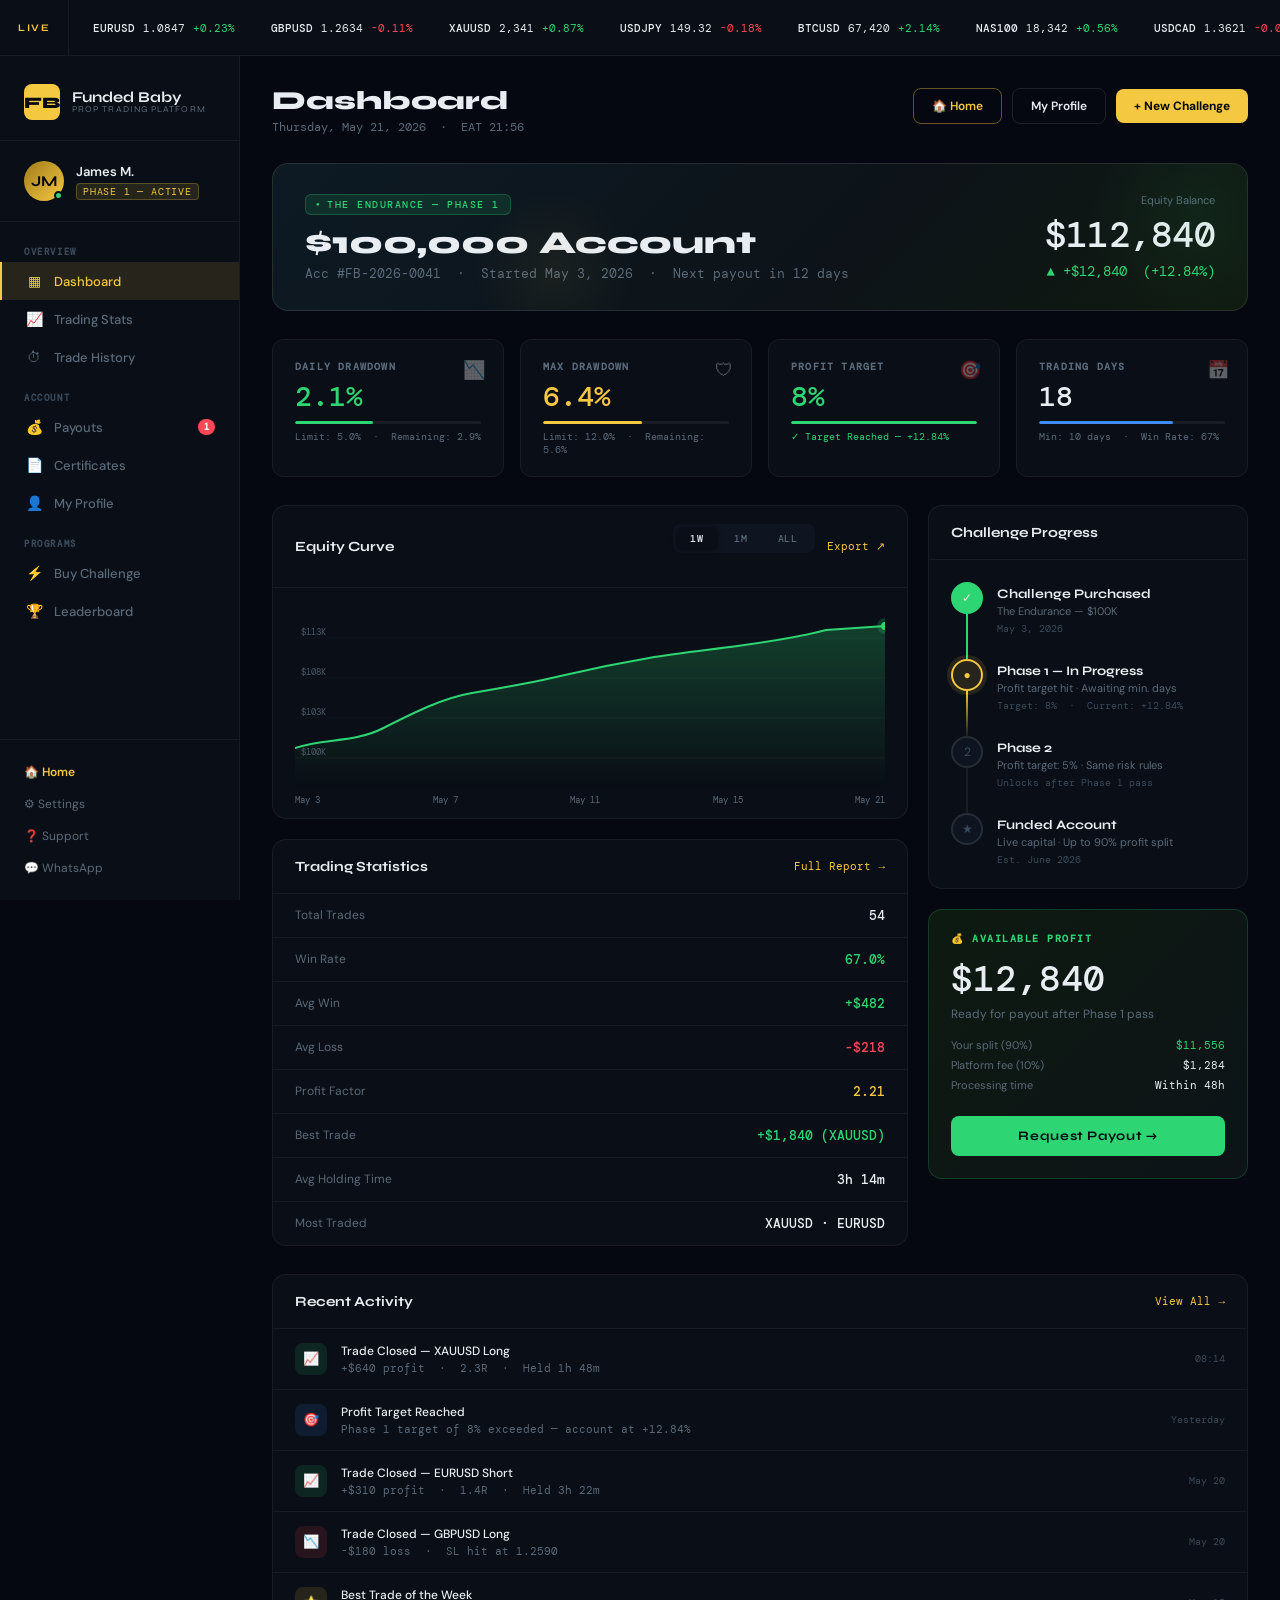
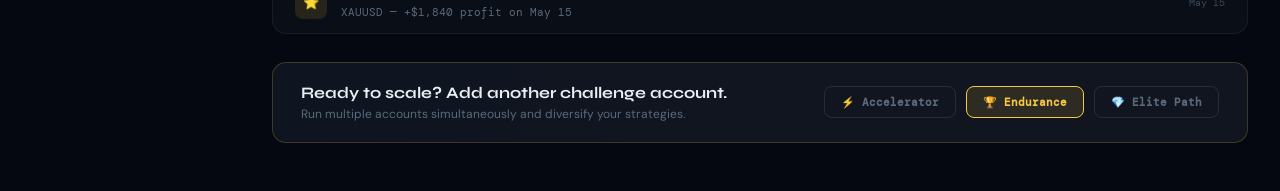
<file: dashboard (10).html>
<!DOCTYPE html>
<html lang="en">
<head>
<meta charset="UTF-8"/>
<meta name="viewport" content="width=device-width, initial-scale=1.0"/>
<title>Funded Baby — Dashboard</title>
<link rel="preconnect" href="https://fonts.googleapis.com"/>
<link href="https://fonts.googleapis.com/css2?family=Syne:wght@400;600;700;800&family=DM+Mono:wght@300;400;500&family=DM+Sans:wght@300;400;500&display=swap" rel="stylesheet"/>
<style>
  *, *::before, *::after { box-sizing: border-box; margin: 0; padding: 0; }

  :root {
    --bg:        #050810;
    --surface:   #0a0e16;
    --surface2:  #0f1520;
    --border:    rgba(255,255,255,0.06);
    --border2:   rgba(255,255,255,0.10);
    --gold:      #f5c842;
    --gold-dim:  #a07c1a;
    --gold-glow: rgba(245,200,66,0.12);
    --green:     #2ed573;
    --green-dim: rgba(46,213,115,0.12);
    --red:       #ff4757;
    --red-dim:   rgba(255,71,87,0.12);
    --blue:      #3d8ef0;
    --blue-dim:  rgba(61,142,240,0.12);
    --text:      #e8edf2;
    --muted:     #5a6a7a;
    --muted2:    #3a4a5a;
    --font-head: 'Syne', sans-serif;
    --font-mono: 'DM Mono', monospace;
    --font-body: 'DM Sans', sans-serif;
  }

  html { font-size: 14px; scroll-behavior: smooth; }
  body {
    background: var(--bg);
    color: var(--text);
    font-family: var(--font-body);
    min-height: 100vh;
    display: grid;
    grid-template-columns: 240px 1fr;
    grid-template-rows: 56px 1fr;
  }

  /* ─── TICKER ─── */
  .ticker-bar {
    grid-column: 1/-1;
    background: var(--surface);
    border-bottom: 1px solid var(--border);
    display: flex;
    align-items: center;
    overflow: hidden;
    position: relative;
    z-index: 100;
  }
  .ticker-label {
    font-family: var(--font-head);
    font-size: 10px;
    font-weight: 700;
    letter-spacing: 0.15em;
    color: var(--gold);
    padding: 0 18px;
    white-space: nowrap;
    border-right: 1px solid var(--border);
    height: 100%;
    display: flex;
    align-items: center;
    background: var(--surface);
    z-index: 2;
  }
  .ticker-track {
    flex: 1;
    overflow: hidden;
  }
  .ticker-inner {
    display: flex;
    gap: 36px;
    animation: ticker 30s linear infinite;
    white-space: nowrap;
    padding: 0 24px;
  }
  .tick {
    display: flex;
    align-items: center;
    gap: 8px;
    font-family: var(--font-mono);
    font-size: 11px;
    color: var(--muted);
  }
  .tick .sym { color: var(--text); font-weight: 500; }
  .tick .val { color: var(--text); }
  .tick .chg.up { color: var(--green); }
  .tick .chg.dn { color: var(--red); }
  @keyframes ticker {
    from { transform: translateX(0); }
    to   { transform: translateX(-50%); }
  }

  /* ─── SIDEBAR ─── */
  .sidebar {
    grid-row: 2;
    background: var(--surface);
    border-right: 1px solid var(--border);
    display: flex;
    flex-direction: column;
    padding: 0;
    position: sticky;
    top: 56px;
    height: calc(100vh - 56px);
    overflow-y: auto;
  }
  .sidebar-logo {
    padding: 28px 24px 20px;
    border-bottom: 1px solid var(--border);
    display: flex;
    align-items: center;
    gap: 12px;
  }
  .logo-mark {
    width: 36px; height: 36px;
    background: var(--gold);
    border-radius: 8px;
    display: flex; align-items: center; justify-content: center;
    font-family: var(--font-head);
    font-weight: 800;
    font-size: 16px;
    color: #050810;
    flex-shrink: 0;
  }
  .logo-name {
    font-family: var(--font-head);
    font-weight: 700;
    font-size: 15px;
    color: var(--text);
    line-height: 1.1;
  }
  .logo-name span { display: block; font-size: 9px; font-weight: 400; color: var(--muted); letter-spacing: 0.12em; text-transform: uppercase; }

  .sidebar-user {
    padding: 20px 24px;
    border-bottom: 1px solid var(--border);
    display: flex;
    align-items: center;
    gap: 12px;
  }
  .user-avatar {
    width: 40px; height: 40px;
    border-radius: 50%;
    background: linear-gradient(135deg, var(--gold-dim), var(--gold));
    display: flex; align-items: center; justify-content: center;
    font-family: var(--font-head);
    font-weight: 700;
    font-size: 15px;
    color: #050810;
    flex-shrink: 0;
    position: relative;
  }
  .user-avatar::after {
    content: '';
    position: absolute;
    bottom: 1px; right: 1px;
    width: 9px; height: 9px;
    background: var(--green);
    border-radius: 50%;
    border: 2px solid var(--surface);
  }
  .user-info .name { font-weight: 600; font-size: 13px; color: var(--text); }
  .user-info .tier {
    font-family: var(--font-mono);
    font-size: 10px;
    color: var(--gold);
    background: var(--gold-glow);
    border: 1px solid rgba(245,200,66,0.25);
    border-radius: 4px;
    padding: 1px 6px;
    display: inline-block;
    margin-top: 3px;
    letter-spacing: 0.08em;
    text-transform: uppercase;
  }

  .sidebar-nav {
    flex: 1;
    padding: 16px 0;
  }
  .nav-section {
    padding: 8px 24px 4px;
    font-size: 9px;
    font-weight: 700;
    letter-spacing: 0.18em;
    text-transform: uppercase;
    color: var(--muted2);
    font-family: var(--font-mono);
  }
  .nav-item {
    display: flex;
    align-items: center;
    gap: 12px;
    padding: 10px 24px;
    color: var(--muted);
    font-size: 13px;
    font-weight: 500;
    cursor: pointer;
    transition: all 0.18s;
    border-left: 2px solid transparent;
    position: relative;
    text-decoration: none;
  }
  .nav-item:hover { color: var(--text); background: rgba(255,255,255,0.03); }
  .nav-item.active {
    color: var(--gold);
    background: var(--gold-glow);
    border-left-color: var(--gold);
  }
  .nav-icon { width: 16px; text-align: center; font-size: 14px; }
  .nav-badge {
    margin-left: auto;
    background: var(--red);
    color: #fff;
    font-size: 9px;
    font-weight: 700;
    border-radius: 10px;
    padding: 2px 6px;
    font-family: var(--font-mono);
  }

  .sidebar-footer {
    padding: 16px 24px;
    border-top: 1px solid var(--border);
  }
  .sidebar-footer a {
    display: flex; align-items: center; gap: 10px;
    color: var(--muted); font-size: 12px; text-decoration: none;
    padding: 8px 0;
    transition: color 0.15s;
  }
  .sidebar-footer a:hover { color: var(--text); }
  .sidebar-footer a.home-link {
    color: var(--gold);
    font-weight: 600;
  }
  .sidebar-footer a.home-link:hover { color: #fff; }

  /* ─── MAIN ─── */
  .main {
    grid-row: 2;
    padding: 32px 32px 48px;
    overflow-y: auto;
    display: flex;
    flex-direction: column;
    gap: 28px;
  }

  /* ─── PAGE HEADER ─── */
  .page-header {
    display: flex;
    align-items: flex-start;
    justify-content: space-between;
  }
  .page-header h1 {
    font-family: var(--font-head);
    font-size: 26px;
    font-weight: 800;
    color: var(--text);
    line-height: 1;
  }
  .page-header .sub {
    font-size: 12px;
    color: var(--muted);
    margin-top: 5px;
    font-family: var(--font-mono);
  }
  .header-actions { display: flex; gap: 10px; align-items: center; }
  .btn {
    font-family: var(--font-body);
    font-size: 12px;
    font-weight: 600;
    padding: 9px 18px;
    border-radius: 8px;
    cursor: pointer;
    border: none;
    transition: all 0.18s;
  }
  .btn-outline {
    background: transparent;
    border: 1px solid var(--border2);
    color: var(--text);
  }
  .btn-outline:hover { border-color: var(--gold); color: var(--gold); }
  .btn-gold {
    background: var(--gold);
    color: #050810;
    font-weight: 700;
  }
  .btn-gold:hover { background: #e8b820; transform: translateY(-1px); box-shadow: 0 6px 20px rgba(245,200,66,0.3); }
  .btn-home {
    background: transparent;
    border: 1px solid rgba(245,200,66,0.4);
    color: var(--gold);
    font-weight: 600;
  }
  .btn-home:hover { background: var(--gold-glow); border-color: var(--gold); }

  /* ─── ACCOUNT BANNER ─── */
  .account-banner {
    background: linear-gradient(135deg, #0d1a24 0%, #0d1318 60%, #101a10 100%);
    border: 1px solid var(--border2);
    border-radius: 16px;
    padding: 28px 32px;
    display: grid;
    grid-template-columns: 1fr auto;
    gap: 24px;
    align-items: center;
    position: relative;
    overflow: hidden;
  }
  .account-banner::before {
    content: '';
    position: absolute;
    top: -60px; right: -60px;
    width: 220px; height: 220px;
    border-radius: 50%;
    background: radial-gradient(circle, rgba(46,213,115,0.07) 0%, transparent 70%);
    pointer-events: none;
  }
  .account-banner::after {
    content: '';
    position: absolute;
    bottom: -40px; left: 200px;
    width: 160px; height: 160px;
    border-radius: 50%;
    background: radial-gradient(circle, rgba(245,200,66,0.06) 0%, transparent 70%);
    pointer-events: none;
  }
  .banner-tag {
    font-family: var(--font-mono);
    font-size: 10px;
    font-weight: 500;
    letter-spacing: 0.15em;
    text-transform: uppercase;
    color: var(--green);
    background: var(--green-dim);
    border: 1px solid rgba(46,213,115,0.25);
    border-radius: 6px;
    padding: 3px 10px;
    display: inline-flex;
    align-items: center;
    gap: 6px;
    margin-bottom: 12px;
  }
  .banner-tag::before { content: '●'; font-size: 6px; }
  .banner-title {
    font-family: var(--font-head);
    font-size: 32px;
    font-weight: 800;
    color: var(--text);
    line-height: 1;
    margin-bottom: 6px;
  }
  .banner-sub { font-size: 13px; color: var(--muted); font-family: var(--font-mono); }
  .banner-right { display: flex; flex-direction: column; align-items: flex-end; gap: 4px; }
  .banner-balance {
    font-family: var(--font-mono);
    font-size: 36px;
    font-weight: 500;
    color: var(--text);
    letter-spacing: -0.02em;
  }
  .banner-pnl {
    font-family: var(--font-mono);
    font-size: 14px;
    color: var(--green);
  }
  .banner-pnl.neg { color: var(--red); }
  .banner-label { font-size: 11px; color: var(--muted); }

  /* ─── RISK METRICS ─── */
  .metrics-row {
    display: grid;
    grid-template-columns: repeat(4, 1fr);
    gap: 16px;
  }
  .metric-card {
    background: var(--surface);
    border: 1px solid var(--border);
    border-radius: 12px;
    padding: 20px 22px;
    position: relative;
    overflow: hidden;
    transition: border-color 0.2s;
  }
  .metric-card:hover { border-color: var(--border2); }
  .metric-card .mc-label {
    font-size: 10px;
    font-weight: 600;
    letter-spacing: 0.12em;
    text-transform: uppercase;
    color: var(--muted);
    font-family: var(--font-mono);
    margin-bottom: 10px;
  }
  .metric-card .mc-value {
    font-family: var(--font-mono);
    font-size: 28px;
    font-weight: 500;
    color: var(--text);
    line-height: 1;
    margin-bottom: 8px;
  }
  .metric-card .mc-bar {
    height: 3px;
    background: var(--border);
    border-radius: 2px;
    overflow: hidden;
    margin-top: 10px;
  }
  .metric-card .mc-bar-fill {
    height: 100%;
    border-radius: 2px;
    transition: width 1.2s cubic-bezier(0.4,0,0.2,1);
  }
  .metric-card .mc-limit {
    font-family: var(--font-mono);
    font-size: 10px;
    color: var(--muted);
    margin-top: 6px;
  }
  .metric-card .mc-icon {
    position: absolute;
    top: 18px; right: 18px;
    font-size: 18px;
    opacity: 0.35;
  }
  .safe  .mc-value { color: var(--green); }
  .safe  .mc-bar-fill { background: var(--green); }
  .warn  .mc-value { color: var(--gold); }
  .warn  .mc-bar-fill { background: var(--gold); }
  .danger .mc-value { color: var(--red); }
  .danger .mc-bar-fill { background: var(--red); }

  /* ─── TWO COL ─── */
  .two-col {
    display: grid;
    grid-template-columns: 1fr 320px;
    gap: 20px;
    align-items: start;
  }

  /* ─── PANEL ─── */
  .panel {
    background: var(--surface);
    border: 1px solid var(--border);
    border-radius: 14px;
    overflow: hidden;
  }
  .panel-head {
    padding: 18px 22px;
    border-bottom: 1px solid var(--border);
    display: flex;
    align-items: center;
    justify-content: space-between;
  }
  .panel-head h2 {
    font-family: var(--font-head);
    font-size: 14px;
    font-weight: 700;
    color: var(--text);
  }
  .panel-head .view-all {
    font-size: 11px;
    color: var(--gold);
    cursor: pointer;
    font-family: var(--font-mono);
    text-decoration: none;
  }

  /* ─── CHART PLACEHOLDER ─── */
  .chart-area {
    padding: 20px 22px 12px;
  }
  .chart-tabs {
    display: flex;
    gap: 2px;
    margin-bottom: 16px;
    background: var(--surface2);
    border-radius: 8px;
    padding: 3px;
    width: fit-content;
  }
  .chart-tab {
    font-family: var(--font-mono);
    font-size: 10px;
    font-weight: 500;
    padding: 5px 14px;
    border-radius: 6px;
    cursor: pointer;
    color: var(--muted);
    transition: all 0.15s;
    border: none;
    background: none;
    letter-spacing: 0.08em;
  }
  .chart-tab.active { background: var(--surface); color: var(--text); box-shadow: 0 1px 4px rgba(0,0,0,0.4); }

  .equity-chart {
    width: 100%;
    height: 180px;
    position: relative;
  }
  .equity-chart svg { width: 100%; height: 100%; }

  /* ─── STATS TABLE ─── */
  .stats-table { width: 100%; }
  .stats-row {
    display: flex;
    justify-content: space-between;
    align-items: center;
    padding: 13px 22px;
    border-bottom: 1px solid var(--border);
    transition: background 0.15s;
  }
  .stats-row:last-child { border-bottom: none; }
  .stats-row:hover { background: rgba(255,255,255,0.02); }
  .stats-row .sr-label { font-size: 12px; color: var(--muted); }
  .stats-row .sr-value { font-family: var(--font-mono); font-size: 13px; font-weight: 500; color: var(--text); }
  .stats-row .sr-value.up   { color: var(--green); }
  .stats-row .sr-value.dn   { color: var(--red); }
  .stats-row .sr-value.gold { color: var(--gold); }

  /* ─── PROGRESS TIMELINE ─── */
  .timeline-wrap { padding: 22px; }
  .phase-step {
    display: flex;
    align-items: flex-start;
    gap: 14px;
    padding-bottom: 24px;
    position: relative;
  }
  .phase-step:last-child { padding-bottom: 0; }
  .phase-step::before {
    content: '';
    position: absolute;
    left: 15px; top: 32px;
    width: 2px;
    height: calc(100% - 32px);
    background: var(--border);
  }
  .phase-step:last-child::before { display: none; }
  .phase-step.done::before   { background: var(--green); }
  .phase-step.active::before { background: linear-gradient(to bottom, var(--gold), var(--border)); }
  .phase-dot {
    width: 32px; height: 32px;
    border-radius: 50%;
    border: 2px solid var(--border2);
    background: var(--surface2);
    display: flex; align-items: center; justify-content: center;
    font-size: 12px;
    flex-shrink: 0;
    position: relative;
    z-index: 1;
  }
  .phase-step.done   .phase-dot { background: var(--green); border-color: var(--green); }
  .phase-step.active .phase-dot {
    background: var(--gold-glow);
    border-color: var(--gold);
    box-shadow: 0 0 0 4px rgba(245,200,66,0.12);
    animation: pulseDot 2s infinite;
  }
  @keyframes pulseDot {
    0%, 100% { box-shadow: 0 0 0 4px rgba(245,200,66,0.12); }
    50%       { box-shadow: 0 0 0 8px rgba(245,200,66,0.06); }
  }
  .phase-info { padding-top: 4px; }
  .phase-info .p-name { font-family: var(--font-head); font-size: 13px; font-weight: 700; color: var(--text); }
  .phase-info .p-desc { font-size: 11px; color: var(--muted); margin-top: 2px; }
  .phase-info .p-date { font-family: var(--font-mono); font-size: 10px; color: var(--muted2); margin-top: 4px; }

  /* ─── PAYOUT ─── */
  .payout-card {
    background: linear-gradient(135deg, #0d1a10, #0d1318);
    border: 1px solid rgba(46,213,115,0.2);
    border-radius: 14px;
    padding: 22px;
  }
  .payout-card .pc-label {
    font-family: var(--font-mono);
    font-size: 10px;
    font-weight: 600;
    letter-spacing: 0.15em;
    text-transform: uppercase;
    color: var(--green);
    margin-bottom: 10px;
  }
  .payout-card .pc-amount {
    font-family: var(--font-mono);
    font-size: 36px;
    font-weight: 500;
    color: var(--text);
    margin-bottom: 4px;
  }
  .payout-card .pc-sub { font-size: 12px; color: var(--muted); margin-bottom: 16px; }
  .payout-card .pc-row {
    display: flex;
    justify-content: space-between;
    font-size: 11px;
    margin-bottom: 6px;
  }
  .payout-card .pc-row span:first-child { color: var(--muted); }
  .payout-card .pc-row span:last-child  { color: var(--text); font-family: var(--font-mono); }
  .payout-btn {
    width: 100%;
    margin-top: 18px;
    padding: 12px;
    background: var(--green);
    color: #050810;
    font-family: var(--font-head);
    font-size: 13px;
    font-weight: 700;
    border: none;
    border-radius: 8px;
    cursor: pointer;
    transition: all 0.18s;
    letter-spacing: 0.05em;
  }
  .payout-btn:hover { background: #3ddf80; transform: translateY(-1px); box-shadow: 0 6px 20px rgba(46,213,115,0.25); }

  /* ─── ACTIVITY FEED ─── */
  .activity-item {
    display: flex;
    align-items: center;
    gap: 14px;
    padding: 14px 22px;
    border-bottom: 1px solid var(--border);
    transition: background 0.15s;
  }
  .activity-item:last-child { border-bottom: none; }
  .activity-item:hover { background: rgba(255,255,255,0.02); }
  .ai-icon {
    width: 32px; height: 32px;
    border-radius: 8px;
    display: flex; align-items: center; justify-content: center;
    font-size: 13px;
    flex-shrink: 0;
  }
  .ai-icon.green { background: var(--green-dim); }
  .ai-icon.gold  { background: var(--gold-glow); }
  .ai-icon.blue  { background: var(--blue-dim); }
  .ai-icon.red   { background: var(--red-dim); }
  .ai-body { flex: 1; }
  .ai-body .ai-title  { font-size: 12px; font-weight: 500; color: var(--text); margin-bottom: 2px; }
  .ai-body .ai-detail { font-size: 11px; color: var(--muted); font-family: var(--font-mono); }
  .ai-time { font-family: var(--font-mono); font-size: 10px; color: var(--muted2); }

  /* ─── CHALLENGE NUDGE ─── */
  .nudge-banner {
    background: linear-gradient(90deg, var(--surface2) 0%, #111520 100%);
    border: 1px solid rgba(245,200,66,0.2);
    border-radius: 14px;
    padding: 20px 28px;
    display: flex;
    align-items: center;
    gap: 20px;
    justify-content: space-between;
  }
  .nudge-text h3 { font-family: var(--font-head); font-size: 16px; font-weight: 700; color: var(--text); }
  .nudge-text p  { font-size: 12px; color: var(--muted); margin-top: 4px; }
  .nudge-plans   { display: flex; gap: 10px; }
  .plan-pill {
    padding: 8px 16px;
    border-radius: 8px;
    border: 1px solid var(--border2);
    font-size: 11px;
    font-weight: 600;
    color: var(--muted);
    cursor: pointer;
    transition: all 0.18s;
    font-family: var(--font-mono);
  }
  .plan-pill:hover      { border-color: var(--gold); color: var(--gold); background: var(--gold-glow); }
  .plan-pill.highlight  { border-color: var(--gold); color: var(--gold); background: var(--gold-glow); }

  /* ─── SCROLLBAR ─── */
  ::-webkit-scrollbar { width: 4px; }
  ::-webkit-scrollbar-track { background: transparent; }
  ::-webkit-scrollbar-thumb { background: var(--muted2); border-radius: 4px; }

  /* ─── RESPONSIVE ─── */
  @media (max-width: 1100px) {
    body { grid-template-columns: 200px 1fr; }
    .metrics-row { grid-template-columns: repeat(2,1fr); }
    .two-col { grid-template-columns: 1fr; }
  }
  @media (max-width: 768px) {
    body { grid-template-columns: 1fr; }
    .sidebar { display: none; }
    .main { padding: 20px 16px; }
    .metrics-row { grid-template-columns: repeat(2,1fr); gap: 12px; }
    .banner-balance { font-size: 26px; }
    .banner-title   { font-size: 22px; }
  }
</style>
</head>
<body>

<!-- ─── TICKER ─── -->
<div class="ticker-bar">
  <div class="ticker-label">LIVE</div>
  <div class="ticker-track">
    <div class="ticker-inner" id="tickerInner"></div>
  </div>
</div>

<!-- ─── SIDEBAR ─── -->
<aside class="sidebar">
  <div class="sidebar-logo">
    <div class="logo-mark">FB</div>
    <div class="logo-name">Funded Baby <span>Prop Trading Platform</span></div>
  </div>
  <div class="sidebar-user">
    <div class="user-avatar">JM</div>
    <div class="user-info">
      <div class="name" id="sidebarName">James M.</div>
      <div class="tier">Phase 1 — Active</div>
    </div>
  </div>
  <nav class="sidebar-nav">
    <div class="nav-section">Overview</div>
    <a class="nav-item active" href="dashboard.html">
      <span class="nav-icon">▦</span> Dashboard
    </a>
    <a class="nav-item" href="#">
      <span class="nav-icon">📈</span> Trading Stats
    </a>
    <a class="nav-item" href="#">
      <span class="nav-icon">⏱</span> Trade History
    </a>
    <div class="nav-section" style="margin-top:8px">Account</div>
    <a class="nav-item" href="#">
      <span class="nav-icon">💰</span> Payouts <span class="nav-badge">1</span>
    </a>
    <a class="nav-item" href="#">
      <span class="nav-icon">📄</span> Certificates
    </a>
    <a class="nav-item" href="profile.html">
      <span class="nav-icon">👤</span> My Profile
    </a>
    <div class="nav-section" style="margin-top:8px">Programs</div>
    <a class="nav-item" href="#">
      <span class="nav-icon">⚡</span> Buy Challenge
    </a>
    <a class="nav-item" href="#">
      <span class="nav-icon">🏆</span> Leaderboard
    </a>
  </nav>
  <div class="sidebar-footer">
    <a href="index.html" class="home-link">🏠 Home</a>
    <a href="#">⚙ Settings</a>
    <a href="#">❓ Support</a>
    <a href="https://wa.me/254718828633">💬 WhatsApp</a>
  </div>
</aside>

<!-- ─── MAIN ─── -->
<main class="main">

  <!-- Page Header -->
  <div class="page-header">
    <div>
      <h1>Dashboard</h1>
      <div class="sub">Thursday, May 21, 2026 &nbsp;·&nbsp; EAT 08:32</div>
    </div>
    <div class="header-actions">
      <button class="btn btn-home" onclick="window.location.href='index.html'">🏠 Home</button>
      <button class="btn btn-outline" onclick="window.location.href='profile.html'">My Profile</button>
      <button class="btn btn-gold">+ New Challenge</button>
    </div>
  </div>

  <!-- Account Banner -->
  <div class="account-banner">
    <div>
      <div class="banner-tag">The Endurance — Phase 1</div>
      <div class="banner-title">$100,000 Account</div>
      <div class="banner-sub">Acc #FB-2026-0041 &nbsp;·&nbsp; Started May 3, 2026 &nbsp;·&nbsp; Next payout in 12 days</div>
    </div>
    <div class="banner-right">
      <div class="banner-label">Equity Balance</div>
      <div class="banner-balance">$112,840</div>
      <div class="banner-pnl">▲ +$12,840 &nbsp;(+12.84%)</div>
    </div>
  </div>

  <!-- Metrics Row -->
  <div class="metrics-row">
    <div class="metric-card safe">
      <div class="mc-icon">📉</div>
      <div class="mc-label">Daily Drawdown</div>
      <div class="mc-value">2.1%</div>
      <div class="mc-bar"><div class="mc-bar-fill" style="width:42%"></div></div>
      <div class="mc-limit">Limit: 5.0% &nbsp;·&nbsp; Remaining: 2.9%</div>
    </div>
    <div class="metric-card warn">
      <div class="mc-icon">🛡</div>
      <div class="mc-label">Max Drawdown</div>
      <div class="mc-value">6.4%</div>
      <div class="mc-bar"><div class="mc-bar-fill" style="width:53%"></div></div>
      <div class="mc-limit">Limit: 12.0% &nbsp;·&nbsp; Remaining: 5.6%</div>
    </div>
    <div class="metric-card safe">
      <div class="mc-icon">🎯</div>
      <div class="mc-label">Profit Target</div>
      <div class="mc-value">8%</div>
      <div class="mc-bar" style="background: var(--green-dim)"><div class="mc-bar-fill" style="width:100%; background: var(--green)"></div></div>
      <div class="mc-limit" style="color:var(--green)">✓ Target Reached — +12.84%</div>
    </div>
    <div class="metric-card">
      <div class="mc-icon">📅</div>
      <div class="mc-label">Trading Days</div>
      <div class="mc-value" style="color:var(--text)">18</div>
      <div class="mc-bar"><div class="mc-bar-fill" style="width:72%; background: var(--blue)"></div></div>
      <div class="mc-limit">Min: 10 days &nbsp;·&nbsp; Win Rate: 67%</div>
    </div>
  </div>

  <!-- Two Column -->
  <div class="two-col">

    <!-- Left: Chart + Stats -->
    <div style="display:flex;flex-direction:column;gap:20px;">

      <!-- Equity Chart Panel -->
      <div class="panel">
        <div class="panel-head">
          <h2>Equity Curve</h2>
          <div style="display:flex;gap:12px;align-items:center;">
            <div class="chart-tabs">
              <button class="chart-tab active">1W</button>
              <button class="chart-tab">1M</button>
              <button class="chart-tab">ALL</button>
            </div>
            <a class="view-all" href="#">Export ↗</a>
          </div>
        </div>
        <div class="chart-area">
          <div class="equity-chart">
            <svg viewBox="0 0 600 180" preserveAspectRatio="none">
              <defs>
                <linearGradient id="eqGrad" x1="0" y1="0" x2="0" y2="1">
                  <stop offset="0%" stop-color="#2ed573" stop-opacity="0.25"/>
                  <stop offset="100%" stop-color="#2ed573" stop-opacity="0"/>
                </linearGradient>
              </defs>
              <line x1="0" y1="30"  x2="600" y2="30"  stroke="rgba(255,255,255,0.04)" stroke-width="1"/>
              <line x1="0" y1="70"  x2="600" y2="70"  stroke="rgba(255,255,255,0.04)" stroke-width="1"/>
              <line x1="0" y1="110" x2="600" y2="110" stroke="rgba(255,255,255,0.04)" stroke-width="1"/>
              <line x1="0" y1="150" x2="600" y2="150" stroke="rgba(255,255,255,0.04)" stroke-width="1"/>
              <path d="M0,140 C30,130 60,135 90,120 S150,90 180,85 S240,75 270,68 S330,55 360,50 S420,42 450,38 S510,30 540,22 L600,18 L600,180 L0,180 Z"
                    fill="url(#eqGrad)"/>
              <path d="M0,140 C30,130 60,135 90,120 S150,90 180,85 S240,75 270,68 S330,55 360,50 S420,42 450,38 S510,30 540,22 L600,18"
                    fill="none" stroke="#2ed573" stroke-width="2" stroke-linecap="round"/>
              <circle cx="600" cy="18" r="4" fill="#2ed573"/>
              <circle cx="600" cy="18" r="8" fill="rgba(46,213,115,0.2)"/>
              <text x="6" y="27"  font-size="9" fill="rgba(90,106,122,0.8)" font-family="DM Mono, monospace">$113K</text>
              <text x="6" y="67"  font-size="9" fill="rgba(90,106,122,0.8)" font-family="DM Mono, monospace">$108K</text>
              <text x="6" y="107" font-size="9" fill="rgba(90,106,122,0.8)" font-family="DM Mono, monospace">$103K</text>
              <text x="6" y="147" font-size="9" fill="rgba(90,106,122,0.8)" font-family="DM Mono, monospace">$100K</text>
            </svg>
          </div>
          <div style="display:flex;justify-content:space-between;padding-top:6px;">
            <span style="font-family:var(--font-mono);font-size:9px;color:var(--muted)">May 3</span>
            <span style="font-family:var(--font-mono);font-size:9px;color:var(--muted)">May 7</span>
            <span style="font-family:var(--font-mono);font-size:9px;color:var(--muted)">May 11</span>
            <span style="font-family:var(--font-mono);font-size:9px;color:var(--muted)">May 15</span>
            <span style="font-family:var(--font-mono);font-size:9px;color:var(--muted)">May 21</span>
          </div>
        </div>
      </div>

      <!-- Trading Stats -->
      <div class="panel">
        <div class="panel-head">
          <h2>Trading Statistics</h2>
          <a class="view-all" href="#">Full Report →</a>
        </div>
        <div class="stats-table">
          <div class="stats-row"><span class="sr-label">Total Trades</span><span class="sr-value">54</span></div>
          <div class="stats-row"><span class="sr-label">Win Rate</span><span class="sr-value up">67.0%</span></div>
          <div class="stats-row"><span class="sr-label">Avg Win</span><span class="sr-value up">+$482</span></div>
          <div class="stats-row"><span class="sr-label">Avg Loss</span><span class="sr-value dn">-$218</span></div>
          <div class="stats-row"><span class="sr-label">Profit Factor</span><span class="sr-value gold">2.21</span></div>
          <div class="stats-row"><span class="sr-label">Best Trade</span><span class="sr-value up">+$1,840 (XAUUSD)</span></div>
          <div class="stats-row"><span class="sr-label">Avg Holding Time</span><span class="sr-value">3h 14m</span></div>
          <div class="stats-row"><span class="sr-label">Most Traded</span><span class="sr-value">XAUUSD · EURUSD</span></div>
        </div>
      </div>

    </div>

    <!-- Right column -->
    <div style="display:flex;flex-direction:column;gap:20px;">

      <!-- Phase Progress -->
      <div class="panel">
        <div class="panel-head"><h2>Challenge Progress</h2></div>
        <div class="timeline-wrap">
          <div class="phase-step done">
            <div class="phase-dot">✓</div>
            <div class="phase-info">
              <div class="p-name">Challenge Purchased</div>
              <div class="p-desc">The Endurance — $100K</div>
              <div class="p-date">May 3, 2026</div>
            </div>
          </div>
          <div class="phase-step active">
            <div class="phase-dot" style="color:var(--gold)">●</div>
            <div class="phase-info">
              <div class="p-name">Phase 1 — In Progress</div>
              <div class="p-desc">Profit target hit · Awaiting min. days</div>
              <div class="p-date">Target: 8% &nbsp;·&nbsp; Current: +12.84%</div>
            </div>
          </div>
          <div class="phase-step">
            <div class="phase-dot" style="color:var(--muted2)">2</div>
            <div class="phase-info">
              <div class="p-name">Phase 2</div>
              <div class="p-desc">Profit target: 5% · Same risk rules</div>
              <div class="p-date">Unlocks after Phase 1 pass</div>
            </div>
          </div>
          <div class="phase-step">
            <div class="phase-dot" style="color:var(--muted2)">★</div>
            <div class="phase-info">
              <div class="p-name">Funded Account</div>
              <div class="p-desc">Live capital · Up to 90% profit split</div>
              <div class="p-date">Est. June 2026</div>
            </div>
          </div>
        </div>
      </div>

      <!-- Payout Card -->
      <div class="payout-card">
        <div class="pc-label">💰 Available Profit</div>
        <div class="pc-amount">$12,840</div>
        <div class="pc-sub">Ready for payout after Phase 1 pass</div>
        <div class="pc-row"><span>Your split (90%)</span><span style="color:var(--green)">$11,556</span></div>
        <div class="pc-row"><span>Platform fee (10%)</span><span>$1,284</span></div>
        <div class="pc-row"><span>Processing time</span><span>Within 48h</span></div>
        <button class="payout-btn">Request Payout →</button>
      </div>

    </div>
  </div>

  <!-- Recent Activity -->
  <div class="panel">
    <div class="panel-head">
      <h2>Recent Activity</h2>
      <a class="view-all" href="#">View All →</a>
    </div>
    <div class="activity-item">
      <div class="ai-icon green">📈</div>
      <div class="ai-body">
        <div class="ai-title">Trade Closed — XAUUSD Long</div>
        <div class="ai-detail">+$640 profit &nbsp;·&nbsp; 2.3R &nbsp;·&nbsp; Held 1h 48m</div>
      </div>
      <div class="ai-time">08:14</div>
    </div>
    <div class="activity-item">
      <div class="ai-icon blue">🎯</div>
      <div class="ai-body">
        <div class="ai-title">Profit Target Reached</div>
        <div class="ai-detail">Phase 1 target of 8% exceeded — account at +12.84%</div>
      </div>
      <div class="ai-time">Yesterday</div>
    </div>
    <div class="activity-item">
      <div class="ai-icon green">📈</div>
      <div class="ai-body">
        <div class="ai-title">Trade Closed — EURUSD Short</div>
        <div class="ai-detail">+$310 profit &nbsp;·&nbsp; 1.4R &nbsp;·&nbsp; Held 3h 22m</div>
      </div>
      <div class="ai-time">May 20</div>
    </div>
    <div class="activity-item">
      <div class="ai-icon red">📉</div>
      <div class="ai-body">
        <div class="ai-title">Trade Closed — GBPUSD Long</div>
        <div class="ai-detail">-$180 loss &nbsp;·&nbsp; SL hit at 1.2590</div>
      </div>
      <div class="ai-time">May 20</div>
    </div>
    <div class="activity-item">
      <div class="ai-icon gold">⭐</div>
      <div class="ai-body">
        <div class="ai-title">Best Trade of the Week</div>
        <div class="ai-detail">XAUUSD — +$1,840 profit on May 15</div>
      </div>
      <div class="ai-time">May 15</div>
    </div>
  </div>

  <!-- Nudge banner -->
  <div class="nudge-banner">
    <div class="nudge-text">
      <h3>Ready to scale? Add another challenge account.</h3>
      <p>Run multiple accounts simultaneously and diversify your strategies.</p>
    </div>
    <div class="nudge-plans">
      <div class="plan-pill">⚡ Accelerator</div>
      <div class="plan-pill highlight">🏆 Endurance</div>
      <div class="plan-pill">💎 Elite Path</div>
    </div>
  </div>

</main>

<script>
  // ── Ticker ──
  const tickers = [
    { sym:'EURUSD', val:'1.0847', chg:'+0.23%', up:true },
    { sym:'GBPUSD', val:'1.2634', chg:'-0.11%', up:false },
    { sym:'XAUUSD', val:'2,341',  chg:'+0.87%', up:true },
    { sym:'USDJPY', val:'149.32', chg:'-0.18%', up:false },
    { sym:'BTCUSD', val:'67,420', chg:'+2.14%', up:true },
    { sym:'NAS100', val:'18,342', chg:'+0.56%', up:true },
    { sym:'USDCAD', val:'1.3621', chg:'-0.08%', up:false },
    { sym:'AUDUSD', val:'0.6598', chg:'+0.31%', up:true },
    { sym:'USDCHF', val:'0.9121', chg:'+0.04%', up:true },
    { sym:'NZDUSD', val:'0.6052', chg:'-0.14%', up:false },
  ];
  const ti = document.getElementById('tickerInner');
  const renderTick = t =>
    `<span class="tick"><span class="sym">${t.sym}</span><span class="val">${t.val}</span><span class="chg ${t.up?'up':'dn'}">${t.chg}</span></span>`;
  ti.innerHTML = [...tickers, ...tickers].map(renderTick).join('');

  // ── Chart tabs ──
  document.querySelectorAll('.chart-tab').forEach(tab => {
    tab.addEventListener('click', () => {
      document.querySelectorAll('.chart-tab').forEach(t => t.classList.remove('active'));
      tab.classList.add('active');
    });
  });

  // ── Live clock ──
  function updateClock() {
    const now = new Date();
    const opts = { hour:'2-digit', minute:'2-digit', timeZone:'Africa/Nairobi' };
    const t = now.toLocaleTimeString('en-GB', opts);
    const el = document.querySelector('.sub');
    if (el) el.innerHTML = `Thursday, May 21, 2026 &nbsp;·&nbsp; EAT ${t}`;
  }
  updateClock();
  setInterval(updateClock, 30000);
</script>
</body>
</html>
</file>
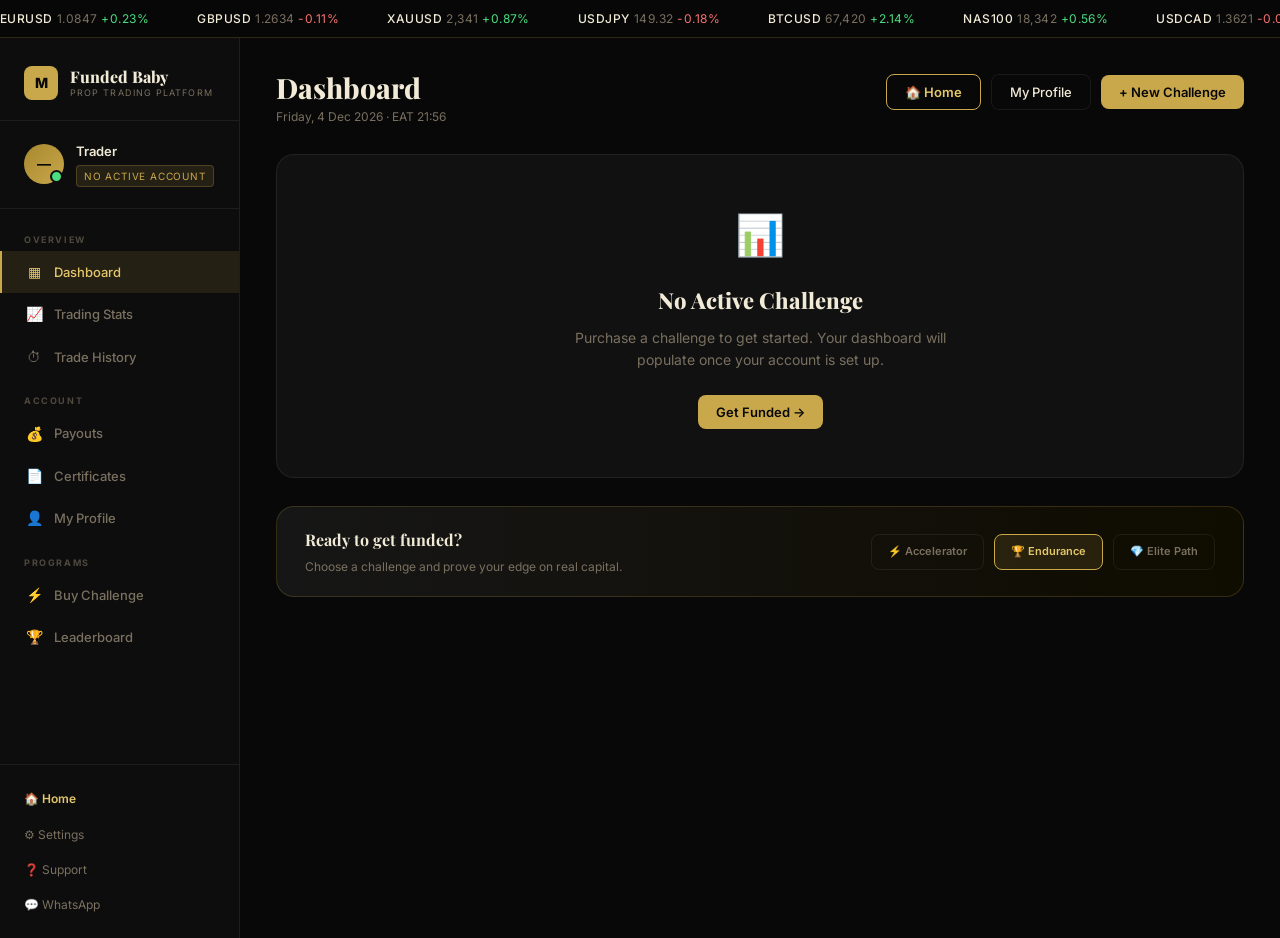
<file: dashboard (11).html>
<!DOCTYPE html>
<html lang="en">
<head>
<meta charset="UTF-8"/>
<meta name="viewport" content="width=device-width, initial-scale=1.0"/>
<title>Dashboard — Funded Baby</title>
<link rel="preconnect" href="https://fonts.googleapis.com">
<link href="https://fonts.googleapis.com/css2?family=Playfair+Display:wght@700;800&family=Inter:wght@300;400;500;600&display=swap" rel="stylesheet">
<style>
:root {
  --gold: #C9A84C;
  --gold-light: #E4C76B;
  --gold-dark: #A8882E;
  --gold-dim: rgba(201,168,76,0.12);
  --gold-glow: rgba(201,168,76,0.22);
  --black: #080808;
  --dark: #0d0d0d;
  --darker: #0a0a0a;
  --card: #111111;
  --card2: #161616;
  --border: rgba(201,168,76,0.2);
  --border2: rgba(255,255,255,0.07);
  --text: #F0EAD6;
  --muted: #7a7060;
  --green: #4ade80;
  --red: #f87171;
  --radius: 12px;
  --radius-lg: 18px;
}
*{margin:0;padding:0;box-sizing:border-box;}
body{font-family:'Inter',sans-serif;background:var(--black);color:var(--text);overflow-x:hidden;line-height:1.6;min-height:100vh;display:grid;grid-template-columns:240px 1fr;grid-template-rows:auto 1fr;}
h1,h2,h3,h4{font-family:'Playfair Display',serif;}
a{color:inherit;text-decoration:none;}

/* TICKER */
.ticker-wrap{grid-column:1/-1;background:#070707;border-bottom:1px solid var(--border);padding:9px 0;overflow:hidden;}
.ticker{display:flex;gap:48px;animation:ticker 32s linear infinite;white-space:nowrap;width:max-content;}
.ticker span{font-size:12px;letter-spacing:.04em;color:var(--muted);}
.ticker span b{color:var(--text);font-weight:500;margin-right:4px;}
.ticker span.up em{color:var(--green);font-style:normal;}
.ticker span.dn em{color:var(--red);font-style:normal;}
@keyframes ticker{0%{transform:translateX(0)}100%{transform:translateX(-50%)}}

/* SIDEBAR */
.sidebar{grid-row:2;background:var(--dark);border-right:1px solid var(--border2);display:flex;flex-direction:column;position:sticky;top:0;height:100vh;overflow-y:auto;}
.sidebar-logo{padding:28px 24px 20px;border-bottom:1px solid var(--border2);display:flex;align-items:center;gap:12px;}
.logo-mark{width:34px;height:34px;background:var(--gold);border-radius:8px;display:flex;align-items:center;justify-content:center;font-size:14px;color:#080808;font-weight:800;font-family:'Inter',sans-serif;flex-shrink:0;}
.logo-name{font-family:'Playfair Display',serif;font-weight:800;font-size:16px;color:var(--text);line-height:1.1;}
.logo-name span{display:block;font-family:'Inter',sans-serif;font-size:9px;font-weight:400;color:var(--muted);letter-spacing:.12em;text-transform:uppercase;margin-top:2px;}

.sidebar-user{padding:20px 24px;border-bottom:1px solid var(--border2);display:flex;align-items:center;gap:12px;}
.user-avatar{width:40px;height:40px;border-radius:50%;background:linear-gradient(135deg,var(--gold-dark),var(--gold));display:flex;align-items:center;justify-content:center;font-family:'Inter',sans-serif;font-weight:700;font-size:14px;color:#080808;flex-shrink:0;position:relative;}
.user-avatar::after{content:'';position:absolute;bottom:1px;right:1px;width:9px;height:9px;background:var(--green);border-radius:50%;border:2px solid var(--dark);}
.user-info .name{font-weight:600;font-size:13px;color:var(--text);}
.user-info .tier{font-size:10px;color:var(--gold);background:var(--gold-dim);border:1px solid rgba(201,168,76,0.25);border-radius:4px;padding:2px 7px;display:inline-block;margin-top:3px;letter-spacing:.08em;text-transform:uppercase;font-family:'Inter',sans-serif;}

.sidebar-nav{flex:1;padding:16px 0;}
.nav-section{padding:8px 24px 4px;font-size:9px;font-weight:700;letter-spacing:.18em;text-transform:uppercase;color:var(--muted);font-family:'Inter',sans-serif;opacity:.6;}
.nav-item{display:flex;align-items:center;gap:12px;padding:10px 24px;color:var(--muted);font-size:13px;font-weight:500;cursor:pointer;transition:all .18s;border-left:2px solid transparent;text-decoration:none;font-family:'Inter',sans-serif;}
.nav-item:hover{color:var(--text);background:rgba(255,255,255,0.03);}
.nav-item.active{color:var(--gold-light);background:var(--gold-dim);border-left-color:var(--gold);}
.nav-icon{width:16px;text-align:center;font-size:14px;}
.nav-badge{margin-left:auto;background:var(--red);color:#fff;font-size:9px;font-weight:700;border-radius:10px;padding:2px 6px;}

.sidebar-footer{padding:16px 24px;border-top:1px solid var(--border2);}
.sidebar-footer a{display:flex;align-items:center;gap:10px;color:var(--muted);font-size:12px;text-decoration:none;padding:8px 0;transition:color .15s;font-family:'Inter',sans-serif;}
.sidebar-footer a:hover{color:var(--text);}
.sidebar-footer a.home-link{color:var(--gold-light);font-weight:600;}
.sidebar-footer a.home-link:hover{color:var(--text);}

/* MAIN */
.main{grid-row:2;padding:36px 36px 56px;overflow-y:auto;display:flex;flex-direction:column;gap:28px;}

/* PAGE HEADER */
.page-header{display:flex;align-items:flex-start;justify-content:space-between;flex-wrap:wrap;gap:12px;}
.page-header h1{font-size:28px;font-weight:800;color:var(--text);line-height:1;}
.page-header .sub{font-size:12px;color:var(--muted);margin-top:5px;font-family:'Inter',sans-serif;}
.header-actions{display:flex;gap:10px;align-items:center;flex-wrap:wrap;}
.btn{cursor:pointer;font-family:'Inter',sans-serif;border:none;border-radius:8px;font-size:13px;font-weight:500;padding:9px 18px;transition:all .2s;display:inline-flex;align-items:center;gap:6px;}
.btn-ghost{background:transparent;color:var(--text);border:1px solid var(--border2);}
.btn-ghost:hover{border-color:var(--gold);color:var(--gold-light);}
.btn-primary{background:var(--gold);color:#080808;font-weight:600;}
.btn-primary:hover{background:var(--gold-light);transform:translateY(-1px);box-shadow:0 6px 24px var(--gold-glow);}
.btn-home{background:transparent;color:var(--gold-light);border:1px solid var(--gold);font-weight:600;}
.btn-home:hover{background:var(--gold);color:#080808;}

/* ACCOUNT BANNER */
.account-banner{background:var(--card);border:1px solid var(--border);border-radius:var(--radius-lg);padding:28px 32px;display:grid;grid-template-columns:1fr auto;gap:24px;align-items:center;position:relative;overflow:hidden;}
.account-banner::before{content:'';position:absolute;top:-60px;right:-60px;width:220px;height:220px;border-radius:50%;background:radial-gradient(circle,rgba(201,168,76,0.06) 0%,transparent 70%);pointer-events:none;}
.banner-tag{display:inline-flex;align-items:center;gap:6px;background:rgba(74,222,128,0.08);border:1px solid rgba(74,222,128,0.2);border-radius:6px;padding:4px 10px;font-size:11px;color:var(--green);margin-bottom:12px;letter-spacing:.06em;text-transform:uppercase;font-family:'Inter',sans-serif;font-weight:500;}
.banner-tag::before{content:'';width:6px;height:6px;background:var(--green);border-radius:50%;animation:pulse 2s ease-in-out infinite;}
@keyframes pulse{0%,100%{opacity:1;transform:scale(1)}50%{opacity:.4;transform:scale(1.4)}}
.banner-title{font-family:'Playfair Display',serif;font-size:30px;font-weight:800;color:var(--text);line-height:1;margin-bottom:6px;}
.banner-sub{font-size:12px;color:var(--muted);font-family:'Inter',sans-serif;}
.banner-right{display:flex;flex-direction:column;align-items:flex-end;gap:4px;}
.banner-label{font-size:11px;color:var(--muted);font-family:'Inter',sans-serif;}
.banner-balance{font-family:'Playfair Display',serif;font-size:34px;font-weight:700;color:var(--text);}
.banner-pnl{font-size:13px;color:var(--green);font-family:'Inter',sans-serif;font-weight:500;}

/* EMPTY STATE */
.empty-banner{background:var(--card);border:1px solid var(--border2);border-radius:var(--radius-lg);padding:48px 32px;text-align:center;}
.empty-banner .empty-icon{font-size:40px;margin-bottom:16px;}
.empty-banner h2{font-size:22px;font-weight:800;margin-bottom:8px;}
.empty-banner p{font-size:14px;color:var(--muted);margin-bottom:24px;font-weight:400;max-width:400px;margin-left:auto;margin-right:auto;}

/* METRICS */
.metrics-row{display:grid;grid-template-columns:repeat(4,1fr);gap:16px;}
.metric-card{background:var(--card);border:1px solid var(--border2);border-radius:var(--radius);padding:20px 22px;position:relative;overflow:hidden;transition:border-color .2s;}
.metric-card:hover{border-color:rgba(201,168,76,0.25);}
.mc-label{font-size:10px;font-weight:600;letter-spacing:.12em;text-transform:uppercase;color:var(--muted);font-family:'Inter',sans-serif;margin-bottom:10px;}
.mc-value{font-family:'Playfair Display',serif;font-size:28px;font-weight:700;color:var(--text);line-height:1;margin-bottom:8px;}
.mc-bar{height:3px;background:var(--border2);border-radius:2px;overflow:hidden;margin-top:10px;}
.mc-bar-fill{height:100%;border-radius:2px;background:var(--gold);transition:width 1.2s ease;}
.mc-limit{font-size:10px;color:var(--muted);margin-top:6px;font-family:'Inter',sans-serif;}
.mc-icon{position:absolute;top:18px;right:18px;font-size:18px;opacity:.3;}
.safe .mc-value{color:var(--green);}
.safe .mc-bar-fill{background:var(--green);}
.warn .mc-value{color:var(--gold-light);}
.warn .mc-bar-fill{background:var(--gold);}
.danger .mc-value{color:var(--red);}
.danger .mc-bar-fill{background:var(--red);}

/* TWO COL */
.two-col{display:grid;grid-template-columns:1fr 300px;gap:20px;align-items:start;}

/* PANEL */
.panel{background:var(--card);border:1px solid var(--border2);border-radius:var(--radius-lg);overflow:hidden;}
.panel-head{padding:18px 22px;border-bottom:1px solid var(--border2);display:flex;align-items:center;justify-content:space-between;}
.panel-head h2{font-family:'Playfair Display',serif;font-size:15px;font-weight:700;color:var(--text);}
.panel-head .view-all{font-size:11px;color:var(--gold-light);cursor:pointer;font-family:'Inter',sans-serif;text-decoration:none;font-weight:500;}

/* CHART */
.chart-area{padding:20px 22px 12px;}
.chart-tabs{display:flex;gap:2px;margin-bottom:16px;background:var(--card2);border-radius:8px;padding:3px;width:fit-content;}
.chart-tab{font-family:'Inter',sans-serif;font-size:10px;font-weight:500;padding:5px 14px;border-radius:6px;cursor:pointer;color:var(--muted);transition:all .15s;border:none;background:none;letter-spacing:.06em;}
.chart-tab.active{background:var(--card);color:var(--text);box-shadow:0 1px 4px rgba(0,0,0,0.4);}
.equity-chart{width:100%;height:180px;}
.equity-chart svg{width:100%;height:100%;}

/* STATS */
.stats-row{display:flex;justify-content:space-between;align-items:center;padding:13px 22px;border-bottom:1px solid var(--border2);transition:background .15s;}
.stats-row:last-child{border-bottom:none;}
.stats-row:hover{background:rgba(255,255,255,0.02);}
.sr-label{font-size:12px;color:var(--muted);font-family:'Inter',sans-serif;}
.sr-value{font-family:'Inter',sans-serif;font-size:13px;font-weight:600;color:var(--text);}
.sr-value.up{color:var(--green);}
.sr-value.dn{color:var(--red);}
.sr-value.gold{color:var(--gold-light);}

/* TIMELINE */
.timeline-wrap{padding:22px;}
.phase-step{display:flex;align-items:flex-start;gap:14px;padding-bottom:24px;position:relative;}
.phase-step:last-child{padding-bottom:0;}
.phase-step::before{content:'';position:absolute;left:15px;top:32px;width:2px;height:calc(100% - 32px);background:var(--border2);}
.phase-step:last-child::before{display:none;}
.phase-step.done::before{background:var(--green);}
.phase-step.active::before{background:linear-gradient(to bottom,var(--gold),var(--border2));}
.phase-dot{width:32px;height:32px;border-radius:50%;border:2px solid var(--border2);background:var(--card2);display:flex;align-items:center;justify-content:center;font-size:12px;flex-shrink:0;position:relative;z-index:1;}
.phase-step.done .phase-dot{background:var(--green);border-color:var(--green);color:#080808;}
.phase-step.active .phase-dot{background:var(--gold-dim);border-color:var(--gold);box-shadow:0 0 0 4px rgba(201,168,76,0.12);}
.p-name{font-family:'Playfair Display',serif;font-size:13px;font-weight:700;color:var(--text);}
.p-desc{font-size:11px;color:var(--muted);margin-top:2px;font-family:'Inter',sans-serif;}
.p-date{font-size:10px;color:var(--muted);margin-top:4px;font-family:'Inter',sans-serif;opacity:.6;}

/* PAYOUT CARD */
.payout-card{background:linear-gradient(135deg,#0a100a,#0d0d0d);border:1px solid rgba(74,222,128,0.2);border-radius:var(--radius-lg);padding:22px;}
.pc-label{font-size:10px;font-weight:600;letter-spacing:.15em;text-transform:uppercase;color:var(--green);margin-bottom:10px;font-family:'Inter',sans-serif;}
.pc-amount{font-family:'Playfair Display',serif;font-size:34px;font-weight:700;color:var(--text);margin-bottom:4px;}
.pc-sub{font-size:12px;color:var(--muted);margin-bottom:16px;font-family:'Inter',sans-serif;}
.pc-row{display:flex;justify-content:space-between;font-size:11px;margin-bottom:6px;font-family:'Inter',sans-serif;}
.pc-row span:first-child{color:var(--muted);}
.pc-row span:last-child{color:var(--text);font-weight:500;}
.payout-btn{width:100%;margin-top:18px;padding:12px;background:var(--green);color:#080808;font-family:'Inter',sans-serif;font-size:13px;font-weight:700;border:none;border-radius:8px;cursor:pointer;transition:all .18s;}
.payout-btn:hover{background:#6ee89a;transform:translateY(-1px);}
.payout-btn:disabled{opacity:.5;cursor:not-allowed;transform:none;}

/* ACTIVITY */
.activity-item{display:flex;align-items:center;gap:14px;padding:14px 22px;border-bottom:1px solid var(--border2);transition:background .15s;}
.activity-item:last-child{border-bottom:none;}
.activity-item:hover{background:rgba(255,255,255,0.02);}
.ai-icon{width:32px;height:32px;border-radius:8px;display:flex;align-items:center;justify-content:center;font-size:13px;flex-shrink:0;}
.ai-icon.green{background:rgba(74,222,128,0.1);}
.ai-icon.gold{background:var(--gold-dim);}
.ai-icon.blue{background:rgba(96,165,250,0.1);}
.ai-icon.red{background:rgba(248,113,113,0.1);}
.ai-body{flex:1;}
.ai-title{font-size:12px;font-weight:500;color:var(--text);margin-bottom:2px;font-family:'Inter',sans-serif;}
.ai-detail{font-size:11px;color:var(--muted);font-family:'Inter',sans-serif;}
.ai-time{font-size:10px;color:var(--muted);font-family:'Inter',sans-serif;}

/* NUDGE */
.nudge-banner{background:linear-gradient(90deg,var(--card2) 0%,#0f0c00 100%);border:1px solid var(--border);border-radius:var(--radius-lg);padding:20px 28px;display:flex;align-items:center;gap:20px;justify-content:space-between;flex-wrap:wrap;}
.nudge-text h3{font-family:'Playfair Display',serif;font-size:16px;font-weight:700;color:var(--text);}
.nudge-text p{font-size:12px;color:var(--muted);margin-top:4px;font-weight:400;}
.nudge-plans{display:flex;gap:10px;flex-wrap:wrap;}
.plan-pill{padding:8px 16px;border-radius:8px;border:1px solid var(--border2);font-size:11px;font-weight:600;color:var(--muted);cursor:pointer;transition:all .18s;font-family:'Inter',sans-serif;}
.plan-pill:hover{border-color:var(--gold);color:var(--gold-light);background:var(--gold-dim);}
.plan-pill.highlight{border-color:var(--gold);color:var(--gold-light);background:var(--gold-dim);}

/* EMPTY ACTIVITY */
.empty-activity{padding:36px 22px;text-align:center;color:var(--muted);font-size:13px;font-family:'Inter',sans-serif;}
.empty-activity .icon{font-size:28px;margin-bottom:10px;opacity:.4;}

::-webkit-scrollbar{width:4px;}
::-webkit-scrollbar-track{background:transparent;}
::-webkit-scrollbar-thumb{background:rgba(201,168,76,0.2);border-radius:4px;}

@media(max-width:1100px){body{grid-template-columns:200px 1fr;}.metrics-row{grid-template-columns:repeat(2,1fr);}.two-col{grid-template-columns:1fr;}}
@media(max-width:768px){body{grid-template-columns:1fr;}.sidebar{display:none;}.main{padding:20px 16px;}.metrics-row{grid-template-columns:repeat(2,1fr);gap:12px;}.account-banner{grid-template-columns:1fr;}.banner-right{align-items:flex-start;}.nudge-banner{flex-direction:column;align-items:flex-start;}}
</style>
</head>
<body>

<!-- TICKER -->
<div class="ticker-wrap">
  <div class="ticker" id="tickerInner"></div>
</div>

<!-- SIDEBAR -->
<aside class="sidebar">
  <div class="sidebar-logo">
    <div class="logo-mark">M</div>
    <div class="logo-name">Funded Baby<span>Prop Trading Platform</span></div>
  </div>
  <div class="sidebar-user">
    <div class="user-avatar" id="sidebarAvatar">—</div>
    <div class="user-info">
      <div class="name" id="sidebarName">Trader</div>
      <div class="tier" id="sidebarTier">No Active Account</div>
    </div>
  </div>
  <nav class="sidebar-nav">
    <div class="nav-section">Overview</div>
    <a class="nav-item active" href="dashboard.html"><span class="nav-icon">▦</span> Dashboard</a>
    <a class="nav-item" href="#"><span class="nav-icon">📈</span> Trading Stats</a>
    <a class="nav-item" href="#"><span class="nav-icon">⏱</span> Trade History</a>
    <div class="nav-section" style="margin-top:8px">Account</div>
    <a class="nav-item" href="#"><span class="nav-icon">💰</span> Payouts</a>
    <a class="nav-item" href="#"><span class="nav-icon">📄</span> Certificates</a>
    <a class="nav-item" href="profile.html"><span class="nav-icon">👤</span> My Profile</a>
    <div class="nav-section" style="margin-top:8px">Programs</div>
    <a class="nav-item" href="index.html#programs"><span class="nav-icon">⚡</span> Buy Challenge</a>
    <a class="nav-item" href="#"><span class="nav-icon">🏆</span> Leaderboard</a>
  </nav>
  <div class="sidebar-footer">
    <a href="index.html" class="home-link">🏠 Home</a>
    <a href="#">⚙ Settings</a>
    <a href="#">❓ Support</a>
    <a href="https://wa.me/254718828633">💬 WhatsApp</a>
  </div>
</aside>

<!-- MAIN -->
<main class="main">

  <!-- Page Header -->
  <div class="page-header">
    <div>
      <h1>Dashboard</h1>
      <div class="sub" id="clockLine">Loading…</div>
    </div>
    <div class="header-actions">
      <button class="btn btn-home" onclick="window.location.href='index.html'">🏠 Home</button>
      <button class="btn btn-ghost" onclick="window.location.href='profile.html'">My Profile</button>
      <button class="btn btn-primary" onclick="window.location.href='index.html#programs'">+ New Challenge</button>
    </div>
  </div>

  <!-- Account Banner — shown when account exists, hidden by default -->
  <div class="account-banner" id="accountBanner" style="display:none">
    <div>
      <div class="banner-tag" id="bannerTag">—</div>
      <div class="banner-title" id="bannerTitle">—</div>
      <div class="banner-sub" id="bannerSub">—</div>
    </div>
    <div class="banner-right">
      <div class="banner-label">Equity Balance</div>
      <div class="banner-balance" id="bannerBalance">$0</div>
      <div class="banner-pnl" id="bannerPnl">—</div>
    </div>
  </div>

  <!-- Empty state — shown when no account -->
  <div class="empty-banner" id="emptyBanner">
    <div class="empty-icon">📊</div>
    <h2>No Active Challenge</h2>
    <p>Purchase a challenge to get started. Your dashboard will populate once your account is set up.</p>
    <button class="btn btn-primary" onclick="window.location.href='index.html#programs'">Get Funded →</button>
  </div>

  <!-- Metrics -->
  <div class="metrics-row" id="metricsRow" style="display:none">
    <div class="metric-card safe">
      <div class="mc-icon">📉</div>
      <div class="mc-label">Daily Drawdown</div>
      <div class="mc-value" id="mDailyDD">0%</div>
      <div class="mc-bar"><div class="mc-bar-fill" id="mDailyDDBar" style="width:0%"></div></div>
      <div class="mc-limit" id="mDailyDDLimit">Limit: 5.0%</div>
    </div>
    <div class="metric-card">
      <div class="mc-icon">🛡</div>
      <div class="mc-label">Max Drawdown</div>
      <div class="mc-value" id="mMaxDD">0%</div>
      <div class="mc-bar"><div class="mc-bar-fill" id="mMaxDDBar" style="width:0%"></div></div>
      <div class="mc-limit" id="mMaxDDLimit">Limit: 12.0%</div>
    </div>
    <div class="metric-card">
      <div class="mc-icon">🎯</div>
      <div class="mc-label">Profit Target</div>
      <div class="mc-value" id="mTarget">0%</div>
      <div class="mc-bar"><div class="mc-bar-fill" id="mTargetBar" style="width:0%"></div></div>
      <div class="mc-limit" id="mTargetLimit">Target: 8%</div>
    </div>
    <div class="metric-card">
      <div class="mc-icon">📅</div>
      <div class="mc-label">Trading Days</div>
      <div class="mc-value" id="mDays">0</div>
      <div class="mc-bar"><div class="mc-bar-fill" style="width:0%;background:#60a5fa"></div></div>
      <div class="mc-limit" id="mDaysLimit">Min: 10 days</div>
    </div>
  </div>

  <!-- Two Column -->
  <div class="two-col" id="twoCol" style="display:none">
    <div style="display:flex;flex-direction:column;gap:20px;">

      <!-- Equity Chart -->
      <div class="panel">
        <div class="panel-head">
          <h2>Equity Curve</h2>
          <div style="display:flex;gap:12px;align-items:center;">
            <div class="chart-tabs">
              <button class="chart-tab active">1W</button>
              <button class="chart-tab">1M</button>
              <button class="chart-tab">ALL</button>
            </div>
            <a class="view-all" href="#">Export ↗</a>
          </div>
        </div>
        <div class="chart-area">
          <div class="equity-chart">
            <svg viewBox="0 0 600 180" preserveAspectRatio="none">
              <defs>
                <linearGradient id="eqGrad" x1="0" y1="0" x2="0" y2="1">
                  <stop offset="0%" stop-color="#4ade80" stop-opacity="0.2"/>
                  <stop offset="100%" stop-color="#4ade80" stop-opacity="0"/>
                </linearGradient>
              </defs>
              <line x1="0" y1="45" x2="600" y2="45" stroke="rgba(255,255,255,0.04)" stroke-width="1"/>
              <line x1="0" y1="90" x2="600" y2="90" stroke="rgba(255,255,255,0.04)" stroke-width="1"/>
              <line x1="0" y1="135" x2="600" y2="135" stroke="rgba(255,255,255,0.04)" stroke-width="1"/>
              <!-- Flat line at baseline when no data -->
              <path d="M0,150 L600,150 L600,180 L0,180 Z" fill="url(#eqGrad)"/>
              <path d="M0,150 L600,150" fill="none" stroke="#4ade80" stroke-width="2" stroke-linecap="round" stroke-dasharray="4,4" opacity="0.3"/>
              <text x="10" y="148" font-size="9" fill="rgba(122,112,96,0.7)" font-family="Inter,sans-serif">No trading data yet</text>
            </svg>
          </div>
          <div style="display:flex;justify-content:space-between;padding-top:6px;">
            <span style="font-size:9px;color:var(--muted);font-family:'Inter',sans-serif;">—</span>
            <span style="font-size:9px;color:var(--muted);font-family:'Inter',sans-serif;">—</span>
            <span style="font-size:9px;color:var(--muted);font-family:'Inter',sans-serif;">Today</span>
          </div>
        </div>
      </div>

      <!-- Trading Stats -->
      <div class="panel">
        <div class="panel-head">
          <h2>Trading Statistics</h2>
          <a class="view-all" href="#">Full Report →</a>
        </div>
        <div class="stats-row"><span class="sr-label">Total Trades</span><span class="sr-value">0</span></div>
        <div class="stats-row"><span class="sr-label">Win Rate</span><span class="sr-value">—</span></div>
        <div class="stats-row"><span class="sr-label">Avg Win</span><span class="sr-value">—</span></div>
        <div class="stats-row"><span class="sr-label">Avg Loss</span><span class="sr-value">—</span></div>
        <div class="stats-row"><span class="sr-label">Profit Factor</span><span class="sr-value">—</span></div>
        <div class="stats-row"><span class="sr-label">Best Trade</span><span class="sr-value">—</span></div>
        <div class="stats-row"><span class="sr-label">Avg Holding Time</span><span class="sr-value">—</span></div>
        <div class="stats-row"><span class="sr-label">Most Traded</span><span class="sr-value">—</span></div>
      </div>
    </div>

    <!-- Right column -->
    <div style="display:flex;flex-direction:column;gap:20px;">

      <!-- Phase Progress -->
      <div class="panel">
        <div class="panel-head"><h2>Challenge Progress</h2></div>
        <div class="timeline-wrap">
          <div class="phase-step done">
            <div class="phase-dot">✓</div>
            <div>
              <div class="p-name">Challenge Purchased</div>
              <div class="p-desc" id="phasePurchaseDesc">—</div>
              <div class="p-date" id="phasePurchaseDate">—</div>
            </div>
          </div>
          <div class="phase-step active">
            <div class="phase-dot" style="color:var(--gold)">●</div>
            <div>
              <div class="p-name">Phase 1 — Active</div>
              <div class="p-desc">Trading in progress</div>
              <div class="p-date">0 of 10 minimum days complete</div>
            </div>
          </div>
          <div class="phase-step">
            <div class="phase-dot" style="color:var(--muted)">2</div>
            <div>
              <div class="p-name">Phase 2 / Verification</div>
              <div class="p-desc">Unlocks after Phase 1 pass</div>
              <div class="p-date">—</div>
            </div>
          </div>
          <div class="phase-step">
            <div class="phase-dot" style="color:var(--muted)">★</div>
            <div>
              <div class="p-name">Funded Account</div>
              <div class="p-desc">Up to 90% profit split</div>
              <div class="p-date">—</div>
            </div>
          </div>
        </div>
      </div>

      <!-- Payout Card -->
      <div class="payout-card">
        <div class="pc-label">💰 Available Profit</div>
        <div class="pc-amount">$0</div>
        <div class="pc-sub">Complete Phase 1 to unlock payouts</div>
        <div class="pc-row"><span>Your split (90%)</span><span>$0</span></div>
        <div class="pc-row"><span>Platform fee (10%)</span><span>$0</span></div>
        <div class="pc-row"><span>Processing time</span><span>Within 48h</span></div>
        <button class="payout-btn" disabled>Request Payout →</button>
      </div>
    </div>
  </div>

  <!-- Recent Activity -->
  <div class="panel" id="activityPanel" style="display:none">
    <div class="panel-head">
      <h2>Recent Activity</h2>
      <a class="view-all" href="#">View All →</a>
    </div>
    <div class="empty-activity">
      <div class="icon">📋</div>
      No activity yet. Start trading to see your history here.
    </div>
  </div>

  <!-- Nudge banner -->
  <div class="nudge-banner">
    <div class="nudge-text">
      <h3>Ready to get funded?</h3>
      <p>Choose a challenge and prove your edge on real capital.</p>
    </div>
    <div class="nudge-plans">
      <div class="plan-pill" onclick="window.location.href='index.html#programs'">⚡ Accelerator</div>
      <div class="plan-pill highlight" onclick="window.location.href='index.html#programs'">🏆 Endurance</div>
      <div class="plan-pill" onclick="window.location.href='index.html#programs'">💎 Elite Path</div>
    </div>
  </div>

</main>

<script>
  // Ticker
  const ticks = [
    {sym:'EURUSD',val:'1.0847',chg:'+0.23%',up:true},
    {sym:'GBPUSD',val:'1.2634',chg:'-0.11%',up:false},
    {sym:'XAUUSD',val:'2,341',chg:'+0.87%',up:true},
    {sym:'USDJPY',val:'149.32',chg:'-0.18%',up:false},
    {sym:'BTCUSD',val:'67,420',chg:'+2.14%',up:true},
    {sym:'NAS100',val:'18,342',chg:'+0.56%',up:true},
    {sym:'USDCAD',val:'1.3621',chg:'-0.08%',up:false},
    {sym:'AUDUSD',val:'0.6598',chg:'+0.31%',up:true},
  ];
  const ti = document.getElementById('tickerInner');
  ti.innerHTML = [...ticks,...ticks].map(t =>
    `<span class="${t.up?'up':'dn'}"><b>${t.sym}</b>${t.val} <em>${t.chg}</em></span>`
  ).join('');

  // Clock
  function updateClock(){
    const now = new Date();
    const days = ['Sunday','Monday','Tuesday','Wednesday','Thursday','Friday','Saturday'];
    const months = ['Jan','Feb','Mar','Apr','May','Jun','Jul','Aug','Sep','Oct','Nov','Dec'];
    const eat = new Date(now.toLocaleString('en-US',{timeZone:'Africa/Nairobi'}));
    const h = eat.getHours().toString().padStart(2,'0');
    const m = eat.getMinutes().toString().padStart(2,'0');
    const el = document.getElementById('clockLine');
    if(el) el.textContent = `${days[eat.getDay()]}, ${eat.getDate()} ${months[eat.getMonth()]} ${eat.getFullYear()} · EAT ${h}:${m}`;
  }
  updateClock();
  setInterval(updateClock, 30000);

  // Chart tabs
  document.querySelectorAll('.chart-tab').forEach(tab => {
    tab.addEventListener('click', () => {
      document.querySelectorAll('.chart-tab').forEach(t => t.classList.remove('active'));
      tab.classList.add('active');
    });
  });
</script>
</body>
</html>
</file>
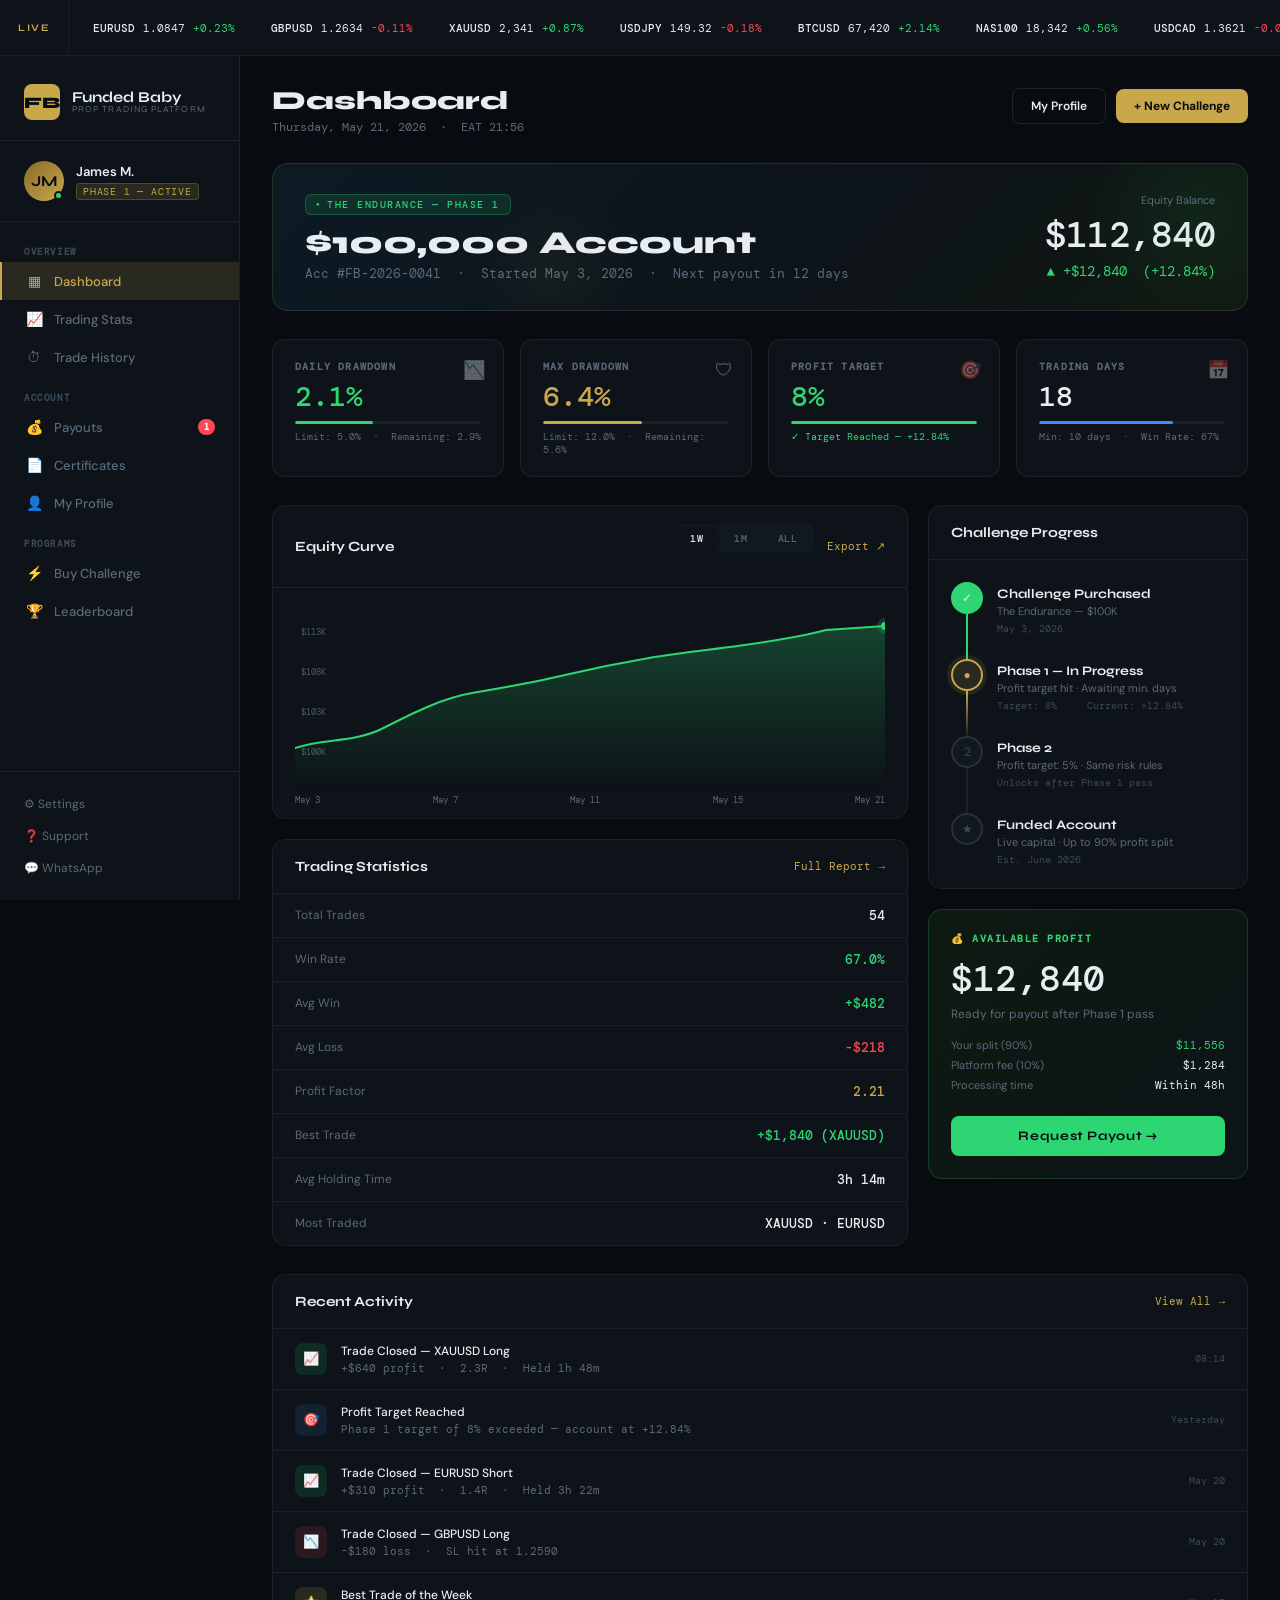
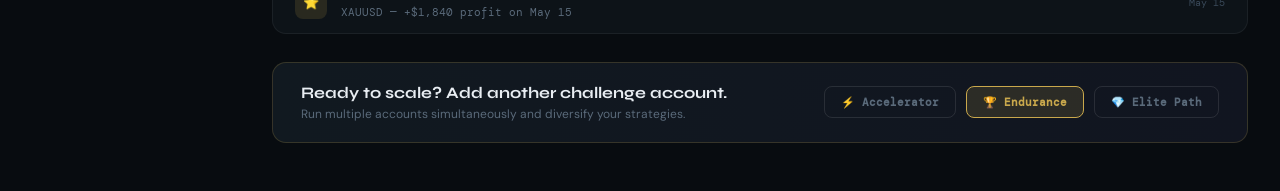
<file: dashboard (8).html>
<!DOCTYPE html>
<html lang="en">
<head>
<meta charset="UTF-8"/>
<meta name="viewport" content="width=device-width, initial-scale=1.0"/>
<title>Funded Baby — Dashboard</title>
<link rel="preconnect" href="https://fonts.googleapis.com"/>
<link href="https://fonts.googleapis.com/css2?family=Syne:wght@400;600;700;800&family=DM+Mono:wght@300;400;500&family=DM+Sans:wght@300;400;500&display=swap" rel="stylesheet"/>
<style>
  *, *::before, *::after { box-sizing: border-box; margin: 0; padding: 0; }

  :root {
    --bg:        #080c10;
    --surface:   #0d1318;
    --surface2:  #111920;
    --border:    rgba(255,255,255,0.06);
    --border2:   rgba(255,255,255,0.10);
    --gold:      #c9a84c;
    --gold-dim:  #8a6a28;
    --gold-glow: rgba(201,168,76,0.15);
    --green:     #2ed573;
    --green-dim: rgba(46,213,115,0.12);
    --red:       #ff4757;
    --red-dim:   rgba(255,71,87,0.12);
    --blue:      #3d8ef0;
    --blue-dim:  rgba(61,142,240,0.12);
    --text:      #e8edf2;
    --muted:     #5a6a7a;
    --muted2:    #3a4a5a;
    --font-head: 'Syne', sans-serif;
    --font-mono: 'DM Mono', monospace;
    --font-body: 'DM Sans', sans-serif;
  }

  html { font-size: 14px; scroll-behavior: smooth; }
  body {
    background: var(--bg);
    color: var(--text);
    font-family: var(--font-body);
    min-height: 100vh;
    display: grid;
    grid-template-columns: 240px 1fr;
    grid-template-rows: 56px 1fr;
  }

  /* ─── TICKER ─── */
  .ticker-bar {
    grid-column: 1/-1;
    background: var(--surface);
    border-bottom: 1px solid var(--border);
    display: flex;
    align-items: center;
    overflow: hidden;
    position: relative;
    z-index: 100;
  }
  .ticker-label {
    font-family: var(--font-head);
    font-size: 10px;
    font-weight: 700;
    letter-spacing: 0.15em;
    color: var(--gold);
    padding: 0 18px;
    white-space: nowrap;
    border-right: 1px solid var(--border);
    height: 100%;
    display: flex;
    align-items: center;
    background: var(--surface);
    z-index: 2;
  }
  .ticker-track {
    flex: 1;
    overflow: hidden;
  }
  .ticker-inner {
    display: flex;
    gap: 36px;
    animation: ticker 30s linear infinite;
    white-space: nowrap;
    padding: 0 24px;
  }
  .tick {
    display: flex;
    align-items: center;
    gap: 8px;
    font-family: var(--font-mono);
    font-size: 11px;
    color: var(--muted);
  }
  .tick .sym { color: var(--text); font-weight: 500; }
  .tick .val { color: var(--text); }
  .tick .chg.up { color: var(--green); }
  .tick .chg.dn { color: var(--red); }
  @keyframes ticker {
    from { transform: translateX(0); }
    to   { transform: translateX(-50%); }
  }

  /* ─── SIDEBAR ─── */
  .sidebar {
    grid-row: 2;
    background: var(--surface);
    border-right: 1px solid var(--border);
    display: flex;
    flex-direction: column;
    padding: 0;
    position: sticky;
    top: 56px;
    height: calc(100vh - 56px);
    overflow-y: auto;
  }
  .sidebar-logo {
    padding: 28px 24px 20px;
    border-bottom: 1px solid var(--border);
    display: flex;
    align-items: center;
    gap: 12px;
  }
  .logo-mark {
    width: 36px; height: 36px;
    background: var(--gold);
    border-radius: 8px;
    display: flex; align-items: center; justify-content: center;
    font-family: var(--font-head);
    font-weight: 800;
    font-size: 16px;
    color: #080c10;
    flex-shrink: 0;
  }
  .logo-name {
    font-family: var(--font-head);
    font-weight: 700;
    font-size: 15px;
    color: var(--text);
    line-height: 1.1;
  }
  .logo-name span { display: block; font-size: 9px; font-weight: 400; color: var(--muted); letter-spacing: 0.12em; text-transform: uppercase; }

  .sidebar-user {
    padding: 20px 24px;
    border-bottom: 1px solid var(--border);
    display: flex;
    align-items: center;
    gap: 12px;
  }
  .user-avatar {
    width: 40px; height: 40px;
    border-radius: 50%;
    background: linear-gradient(135deg, var(--gold-dim), var(--gold));
    display: flex; align-items: center; justify-content: center;
    font-family: var(--font-head);
    font-weight: 700;
    font-size: 15px;
    color: #080c10;
    flex-shrink: 0;
    position: relative;
  }
  .user-avatar::after {
    content: '';
    position: absolute;
    bottom: 1px; right: 1px;
    width: 9px; height: 9px;
    background: var(--green);
    border-radius: 50%;
    border: 2px solid var(--surface);
  }
  .user-info .name { font-weight: 600; font-size: 13px; color: var(--text); }
  .user-info .tier {
    font-family: var(--font-mono);
    font-size: 10px;
    color: var(--gold);
    background: var(--gold-glow);
    border: 1px solid rgba(201,168,76,0.25);
    border-radius: 4px;
    padding: 1px 6px;
    display: inline-block;
    margin-top: 3px;
    letter-spacing: 0.08em;
    text-transform: uppercase;
  }

  .sidebar-nav {
    flex: 1;
    padding: 16px 0;
  }
  .nav-section {
    padding: 8px 24px 4px;
    font-size: 9px;
    font-weight: 700;
    letter-spacing: 0.18em;
    text-transform: uppercase;
    color: var(--muted2);
    font-family: var(--font-mono);
  }
  .nav-item {
    display: flex;
    align-items: center;
    gap: 12px;
    padding: 10px 24px;
    color: var(--muted);
    font-size: 13px;
    font-weight: 500;
    cursor: pointer;
    transition: all 0.18s;
    border-left: 2px solid transparent;
    position: relative;
    text-decoration: none;
  }
  .nav-item:hover { color: var(--text); background: rgba(255,255,255,0.03); }
  .nav-item.active {
    color: var(--gold);
    background: var(--gold-glow);
    border-left-color: var(--gold);
  }
  .nav-icon { width: 16px; text-align: center; font-size: 14px; }
  .nav-badge {
    margin-left: auto;
    background: var(--red);
    color: #fff;
    font-size: 9px;
    font-weight: 700;
    border-radius: 10px;
    padding: 2px 6px;
    font-family: var(--font-mono);
  }

  .sidebar-footer {
    padding: 16px 24px;
    border-top: 1px solid var(--border);
  }
  .sidebar-footer a {
    display: flex; align-items: center; gap: 10px;
    color: var(--muted); font-size: 12px; text-decoration: none;
    padding: 8px 0;
    transition: color 0.15s;
  }
  .sidebar-footer a:hover { color: var(--text); }

  /* ─── MAIN ─── */
  .main {
    grid-row: 2;
    padding: 32px 32px 48px;
    overflow-y: auto;
    display: flex;
    flex-direction: column;
    gap: 28px;
  }

  /* ─── PAGE HEADER ─── */
  .page-header {
    display: flex;
    align-items: flex-start;
    justify-content: space-between;
  }
  .page-header h1 {
    font-family: var(--font-head);
    font-size: 26px;
    font-weight: 800;
    color: var(--text);
    line-height: 1;
  }
  .page-header .sub {
    font-size: 12px;
    color: var(--muted);
    margin-top: 5px;
    font-family: var(--font-mono);
  }
  .header-actions { display: flex; gap: 10px; align-items: center; }
  .btn {
    font-family: var(--font-body);
    font-size: 12px;
    font-weight: 600;
    padding: 9px 18px;
    border-radius: 8px;
    cursor: pointer;
    border: none;
    transition: all 0.18s;
  }
  .btn-outline {
    background: transparent;
    border: 1px solid var(--border2);
    color: var(--text);
  }
  .btn-outline:hover { border-color: var(--gold); color: var(--gold); }
  .btn-gold {
    background: var(--gold);
    color: #080c10;
    font-weight: 700;
  }
  .btn-gold:hover { background: #d4b05a; transform: translateY(-1px); box-shadow: 0 6px 20px rgba(201,168,76,0.3); }

  /* ─── ACCOUNT BANNER ─── */
  .account-banner {
    background: linear-gradient(135deg, #0d1a24 0%, #0d1318 60%, #101a10 100%);
    border: 1px solid var(--border2);
    border-radius: 16px;
    padding: 28px 32px;
    display: grid;
    grid-template-columns: 1fr auto;
    gap: 24px;
    align-items: center;
    position: relative;
    overflow: hidden;
  }
  .account-banner::before {
    content: '';
    position: absolute;
    top: -60px; right: -60px;
    width: 220px; height: 220px;
    border-radius: 50%;
    background: radial-gradient(circle, rgba(46,213,115,0.07) 0%, transparent 70%);
    pointer-events: none;
  }
  .account-banner::after {
    content: '';
    position: absolute;
    bottom: -40px; left: 200px;
    width: 160px; height: 160px;
    border-radius: 50%;
    background: radial-gradient(circle, rgba(201,168,76,0.05) 0%, transparent 70%);
    pointer-events: none;
  }
  .banner-tag {
    font-family: var(--font-mono);
    font-size: 10px;
    font-weight: 500;
    letter-spacing: 0.15em;
    text-transform: uppercase;
    color: var(--green);
    background: var(--green-dim);
    border: 1px solid rgba(46,213,115,0.25);
    border-radius: 6px;
    padding: 3px 10px;
    display: inline-flex;
    align-items: center;
    gap: 6px;
    margin-bottom: 12px;
  }
  .banner-tag::before { content: '●'; font-size: 6px; }
  .banner-title {
    font-family: var(--font-head);
    font-size: 32px;
    font-weight: 800;
    color: var(--text);
    line-height: 1;
    margin-bottom: 6px;
  }
  .banner-sub { font-size: 13px; color: var(--muted); font-family: var(--font-mono); }
  .banner-right { display: flex; flex-direction: column; align-items: flex-end; gap: 4px; }
  .banner-balance {
    font-family: var(--font-mono);
    font-size: 36px;
    font-weight: 500;
    color: var(--text);
    letter-spacing: -0.02em;
  }
  .banner-pnl {
    font-family: var(--font-mono);
    font-size: 14px;
    color: var(--green);
  }
  .banner-pnl.neg { color: var(--red); }
  .banner-label { font-size: 11px; color: var(--muted); }

  /* ─── RISK METRICS ─── */
  .metrics-row {
    display: grid;
    grid-template-columns: repeat(4, 1fr);
    gap: 16px;
  }
  .metric-card {
    background: var(--surface);
    border: 1px solid var(--border);
    border-radius: 12px;
    padding: 20px 22px;
    position: relative;
    overflow: hidden;
    transition: border-color 0.2s;
  }
  .metric-card:hover { border-color: var(--border2); }
  .metric-card .mc-label {
    font-size: 10px;
    font-weight: 600;
    letter-spacing: 0.12em;
    text-transform: uppercase;
    color: var(--muted);
    font-family: var(--font-mono);
    margin-bottom: 10px;
  }
  .metric-card .mc-value {
    font-family: var(--font-mono);
    font-size: 28px;
    font-weight: 500;
    color: var(--text);
    line-height: 1;
    margin-bottom: 8px;
  }
  .metric-card .mc-bar {
    height: 3px;
    background: var(--border);
    border-radius: 2px;
    overflow: hidden;
    margin-top: 10px;
  }
  .metric-card .mc-bar-fill {
    height: 100%;
    border-radius: 2px;
    transition: width 1.2s cubic-bezier(0.4,0,0.2,1);
  }
  .metric-card .mc-limit {
    font-family: var(--font-mono);
    font-size: 10px;
    color: var(--muted);
    margin-top: 6px;
  }
  .metric-card .mc-icon {
    position: absolute;
    top: 18px; right: 18px;
    font-size: 18px;
    opacity: 0.35;
  }
  .safe  .mc-value { color: var(--green); }
  .safe  .mc-bar-fill { background: var(--green); }
  .warn  .mc-value { color: var(--gold); }
  .warn  .mc-bar-fill { background: var(--gold); }
  .danger .mc-value { color: var(--red); }
  .danger .mc-bar-fill { background: var(--red); }

  /* ─── TWO COL ─── */
  .two-col {
    display: grid;
    grid-template-columns: 1fr 320px;
    gap: 20px;
    align-items: start;
  }

  /* ─── PANEL ─── */
  .panel {
    background: var(--surface);
    border: 1px solid var(--border);
    border-radius: 14px;
    overflow: hidden;
  }
  .panel-head {
    padding: 18px 22px;
    border-bottom: 1px solid var(--border);
    display: flex;
    align-items: center;
    justify-content: space-between;
  }
  .panel-head h2 {
    font-family: var(--font-head);
    font-size: 14px;
    font-weight: 700;
    color: var(--text);
  }
  .panel-head .view-all {
    font-size: 11px;
    color: var(--gold);
    cursor: pointer;
    font-family: var(--font-mono);
    text-decoration: none;
  }

  /* ─── CHART PLACEHOLDER ─── */
  .chart-area {
    padding: 20px 22px 12px;
  }
  .chart-tabs {
    display: flex;
    gap: 2px;
    margin-bottom: 16px;
    background: var(--surface2);
    border-radius: 8px;
    padding: 3px;
    width: fit-content;
  }
  .chart-tab {
    font-family: var(--font-mono);
    font-size: 10px;
    font-weight: 500;
    padding: 5px 14px;
    border-radius: 6px;
    cursor: pointer;
    color: var(--muted);
    transition: all 0.15s;
    border: none;
    background: none;
    letter-spacing: 0.08em;
  }
  .chart-tab.active { background: var(--surface); color: var(--text); box-shadow: 0 1px 4px rgba(0,0,0,0.4); }

  .equity-chart {
    width: 100%;
    height: 180px;
    position: relative;
  }
  .equity-chart svg { width: 100%; height: 100%; }

  /* ─── STATS TABLE ─── */
  .stats-table {
    width: 100%;
  }
  .stats-row {
    display: flex;
    justify-content: space-between;
    align-items: center;
    padding: 13px 22px;
    border-bottom: 1px solid var(--border);
    transition: background 0.15s;
  }
  .stats-row:last-child { border-bottom: none; }
  .stats-row:hover { background: rgba(255,255,255,0.02); }
  .stats-row .sr-label { font-size: 12px; color: var(--muted); }
  .stats-row .sr-value { font-family: var(--font-mono); font-size: 13px; font-weight: 500; color: var(--text); }
  .stats-row .sr-value.up { color: var(--green); }
  .stats-row .sr-value.dn { color: var(--red); }
  .stats-row .sr-value.gold { color: var(--gold); }

  /* ─── PROGRESS TIMELINE ─── */
  .timeline-wrap { padding: 22px; }
  .phase-step {
    display: flex;
    align-items: flex-start;
    gap: 14px;
    padding-bottom: 24px;
    position: relative;
  }
  .phase-step:last-child { padding-bottom: 0; }
  .phase-step::before {
    content: '';
    position: absolute;
    left: 15px; top: 32px;
    width: 2px;
    height: calc(100% - 32px);
    background: var(--border);
  }
  .phase-step:last-child::before { display: none; }
  .phase-step.done::before { background: var(--green); }
  .phase-step.active::before { background: linear-gradient(to bottom, var(--gold), var(--border)); }
  .phase-dot {
    width: 32px; height: 32px;
    border-radius: 50%;
    border: 2px solid var(--border2);
    background: var(--surface2);
    display: flex; align-items: center; justify-content: center;
    font-size: 12px;
    flex-shrink: 0;
    position: relative;
    z-index: 1;
  }
  .phase-step.done .phase-dot { background: var(--green); border-color: var(--green); }
  .phase-step.active .phase-dot {
    background: var(--gold-glow);
    border-color: var(--gold);
    box-shadow: 0 0 0 4px rgba(201,168,76,0.12);
    animation: pulseDot 2s infinite;
  }
  @keyframes pulseDot {
    0%, 100% { box-shadow: 0 0 0 4px rgba(201,168,76,0.12); }
    50%       { box-shadow: 0 0 0 8px rgba(201,168,76,0.06); }
  }
  .phase-info { padding-top: 4px; }
  .phase-info .p-name { font-family: var(--font-head); font-size: 13px; font-weight: 700; color: var(--text); }
  .phase-info .p-desc { font-size: 11px; color: var(--muted); margin-top: 2px; }
  .phase-info .p-date { font-family: var(--font-mono); font-size: 10px; color: var(--muted2); margin-top: 4px; }

  /* ─── PAYOUT ─── */
  .payout-card {
    background: linear-gradient(135deg, #0d1a10, #0d1318);
    border: 1px solid rgba(46,213,115,0.2);
    border-radius: 14px;
    padding: 22px;
  }
  .payout-card .pc-label {
    font-family: var(--font-mono);
    font-size: 10px;
    font-weight: 600;
    letter-spacing: 0.15em;
    text-transform: uppercase;
    color: var(--green);
    margin-bottom: 10px;
  }
  .payout-card .pc-amount {
    font-family: var(--font-mono);
    font-size: 36px;
    font-weight: 500;
    color: var(--text);
    margin-bottom: 4px;
  }
  .payout-card .pc-sub { font-size: 12px; color: var(--muted); margin-bottom: 16px; }
  .payout-card .pc-row {
    display: flex;
    justify-content: space-between;
    font-size: 11px;
    margin-bottom: 6px;
  }
  .payout-card .pc-row span:first-child { color: var(--muted); }
  .payout-card .pc-row span:last-child { color: var(--text); font-family: var(--font-mono); }
  .payout-btn {
    width: 100%;
    margin-top: 18px;
    padding: 12px;
    background: var(--green);
    color: #080c10;
    font-family: var(--font-head);
    font-size: 13px;
    font-weight: 700;
    border: none;
    border-radius: 8px;
    cursor: pointer;
    transition: all 0.18s;
    letter-spacing: 0.05em;
  }
  .payout-btn:hover { background: #3ddf80; transform: translateY(-1px); box-shadow: 0 6px 20px rgba(46,213,115,0.25); }

  /* ─── ACTIVITY FEED ─── */
  .activity-item {
    display: flex;
    align-items: center;
    gap: 14px;
    padding: 14px 22px;
    border-bottom: 1px solid var(--border);
    transition: background 0.15s;
  }
  .activity-item:last-child { border-bottom: none; }
  .activity-item:hover { background: rgba(255,255,255,0.02); }
  .ai-icon {
    width: 32px; height: 32px;
    border-radius: 8px;
    display: flex; align-items: center; justify-content: center;
    font-size: 13px;
    flex-shrink: 0;
  }
  .ai-icon.green { background: var(--green-dim); }
  .ai-icon.gold  { background: var(--gold-glow); }
  .ai-icon.blue  { background: var(--blue-dim); }
  .ai-icon.red   { background: var(--red-dim); }
  .ai-body { flex: 1; }
  .ai-body .ai-title { font-size: 12px; font-weight: 500; color: var(--text); margin-bottom: 2px; }
  .ai-body .ai-detail { font-size: 11px; color: var(--muted); font-family: var(--font-mono); }
  .ai-time { font-family: var(--font-mono); font-size: 10px; color: var(--muted2); }

  /* ─── CHALLENGE NUDGE ─── */
  .nudge-banner {
    background: linear-gradient(90deg, var(--surface2) 0%, #111520 100%);
    border: 1px solid rgba(201,168,76,0.2);
    border-radius: 14px;
    padding: 20px 28px;
    display: flex;
    align-items: center;
    gap: 20px;
    justify-content: space-between;
  }
  .nudge-text h3 { font-family: var(--font-head); font-size: 16px; font-weight: 700; color: var(--text); }
  .nudge-text p { font-size: 12px; color: var(--muted); margin-top: 4px; }
  .nudge-plans { display: flex; gap: 10px; }
  .plan-pill {
    padding: 8px 16px;
    border-radius: 8px;
    border: 1px solid var(--border2);
    font-size: 11px;
    font-weight: 600;
    color: var(--muted);
    cursor: pointer;
    transition: all 0.18s;
    font-family: var(--font-mono);
  }
  .plan-pill:hover { border-color: var(--gold); color: var(--gold); background: var(--gold-glow); }
  .plan-pill.highlight { border-color: var(--gold); color: var(--gold); background: var(--gold-glow); }

  /* ─── SCROLLBAR ─── */
  ::-webkit-scrollbar { width: 4px; }
  ::-webkit-scrollbar-track { background: transparent; }
  ::-webkit-scrollbar-thumb { background: var(--muted2); border-radius: 4px; }

  /* ─── RESPONSIVE ─── */
  @media (max-width: 1100px) {
    body { grid-template-columns: 200px 1fr; }
    .metrics-row { grid-template-columns: repeat(2,1fr); }
    .two-col { grid-template-columns: 1fr; }
  }
  @media (max-width: 768px) {
    body { grid-template-columns: 1fr; }
    .sidebar { display: none; }
    .main { padding: 20px 16px; }
    .metrics-row { grid-template-columns: repeat(2,1fr); gap: 12px; }
    .banner-balance { font-size: 26px; }
    .banner-title { font-size: 22px; }
  }
</style>
</head>
<body>

<!-- ─── TICKER ─── -->
<div class="ticker-bar">
  <div class="ticker-label">LIVE</div>
  <div class="ticker-track">
    <div class="ticker-inner" id="tickerInner">
      <!-- duplicated below for seamless loop -->
    </div>
  </div>
</div>

<!-- ─── SIDEBAR ─── -->
<aside class="sidebar">
  <div class="sidebar-logo">
    <div class="logo-mark">FB</div>
    <div class="logo-name">Funded Baby <span>Prop Trading Platform</span></div>
  </div>
  <div class="sidebar-user">
    <div class="user-avatar">JM</div>
    <div class="user-info">
      <div class="name" id="sidebarName">James M.</div>
      <div class="tier">Phase 1 — Active</div>
    </div>
  </div>
  <nav class="sidebar-nav">
    <div class="nav-section">Overview</div>
    <a class="nav-item active" href="dashboard.html">
      <span class="nav-icon">▦</span> Dashboard
    </a>
    <a class="nav-item" href="#">
      <span class="nav-icon">📈</span> Trading Stats
    </a>
    <a class="nav-item" href="#">
      <span class="nav-icon">⏱</span> Trade History
    </a>
    <div class="nav-section" style="margin-top:8px">Account</div>
    <a class="nav-item" href="#">
      <span class="nav-icon">💰</span> Payouts <span class="nav-badge">1</span>
    </a>
    <a class="nav-item" href="#">
      <span class="nav-icon">📄</span> Certificates
    </a>
    <a class="nav-item" href="profile.html">
      <span class="nav-icon">👤</span> My Profile
    </a>
    <div class="nav-section" style="margin-top:8px">Programs</div>
    <a class="nav-item" href="#">
      <span class="nav-icon">⚡</span> Buy Challenge
    </a>
    <a class="nav-item" href="#">
      <span class="nav-icon">🏆</span> Leaderboard
    </a>
  </nav>
  <div class="sidebar-footer">
    <a href="#">⚙ Settings</a>
    <a href="#">❓ Support</a>
    <a href="https://wa.me/254718828633">💬 WhatsApp</a>
  </div>
</aside>

<!-- ─── MAIN ─── -->
<main class="main">

  <!-- Page Header -->
  <div class="page-header">
    <div>
      <h1>Dashboard</h1>
      <div class="sub">Thursday, May 21, 2026 &nbsp;·&nbsp; EAT 08:32</div>
    </div>
    <div class="header-actions">
      <button class="btn btn-outline" onclick="window.location.href='profile.html'">My Profile</button>
      <button class="btn btn-gold">+ New Challenge</button>
    </div>
  </div>

  <!-- Account Banner -->
  <div class="account-banner">
    <div>
      <div class="banner-tag">The Endurance — Phase 1</div>
      <div class="banner-title">$100,000 Account</div>
      <div class="banner-sub">Acc #FB-2026-0041 &nbsp;·&nbsp; Started May 3, 2026 &nbsp;·&nbsp; Next payout in 12 days</div>
    </div>
    <div class="banner-right">
      <div class="banner-label">Equity Balance</div>
      <div class="banner-balance">$112,840</div>
      <div class="banner-pnl">▲ +$12,840 &nbsp;(+12.84%)</div>
    </div>
  </div>

  <!-- Metrics Row -->
  <div class="metrics-row">
    <div class="metric-card safe">
      <div class="mc-icon">📉</div>
      <div class="mc-label">Daily Drawdown</div>
      <div class="mc-value">2.1%</div>
      <div class="mc-bar"><div class="mc-bar-fill" style="width:42%"></div></div>
      <div class="mc-limit">Limit: 5.0% &nbsp;·&nbsp; Remaining: 2.9%</div>
    </div>
    <div class="metric-card warn">
      <div class="mc-icon">🛡</div>
      <div class="mc-label">Max Drawdown</div>
      <div class="mc-value">6.4%</div>
      <div class="mc-bar"><div class="mc-bar-fill" style="width:53%"></div></div>
      <div class="mc-limit">Limit: 12.0% &nbsp;·&nbsp; Remaining: 5.6%</div>
    </div>
    <div class="metric-card safe">
      <div class="mc-icon">🎯</div>
      <div class="mc-label">Profit Target</div>
      <div class="mc-value">8%</div>
      <div class="mc-bar" style="background: var(--green-dim)"><div class="mc-bar-fill" style="width:100%; background: var(--green)"></div></div>
      <div class="mc-limit" style="color:var(--green)">✓ Target Reached — +12.84%</div>
    </div>
    <div class="metric-card">
      <div class="mc-icon">📅</div>
      <div class="mc-label">Trading Days</div>
      <div class="mc-value" style="color:var(--text)">18</div>
      <div class="mc-bar"><div class="mc-bar-fill" style="width:72%; background: var(--blue)"></div></div>
      <div class="mc-limit">Min: 10 days &nbsp;·&nbsp; Win Rate: 67%</div>
    </div>
  </div>

  <!-- Two Column -->
  <div class="two-col">

    <!-- Left: Chart + Stats -->
    <div style="display:flex;flex-direction:column;gap:20px;">

      <!-- Equity Chart Panel -->
      <div class="panel">
        <div class="panel-head">
          <h2>Equity Curve</h2>
          <div style="display:flex;gap:12px;align-items:center;">
            <div class="chart-tabs">
              <button class="chart-tab active">1W</button>
              <button class="chart-tab">1M</button>
              <button class="chart-tab">ALL</button>
            </div>
            <a class="view-all" href="#">Export ↗</a>
          </div>
        </div>
        <div class="chart-area">
          <div class="equity-chart">
            <svg viewBox="0 0 600 180" preserveAspectRatio="none">
              <defs>
                <linearGradient id="eqGrad" x1="0" y1="0" x2="0" y2="1">
                  <stop offset="0%" stop-color="#2ed573" stop-opacity="0.25"/>
                  <stop offset="100%" stop-color="#2ed573" stop-opacity="0"/>
                </linearGradient>
              </defs>
              <!-- Grid lines -->
              <line x1="0" y1="30"  x2="600" y2="30"  stroke="rgba(255,255,255,0.04)" stroke-width="1"/>
              <line x1="0" y1="70"  x2="600" y2="70"  stroke="rgba(255,255,255,0.04)" stroke-width="1"/>
              <line x1="0" y1="110" x2="600" y2="110" stroke="rgba(255,255,255,0.04)" stroke-width="1"/>
              <line x1="0" y1="150" x2="600" y2="150" stroke="rgba(255,255,255,0.04)" stroke-width="1"/>
              <!-- Area -->
              <path d="M0,140 C30,130 60,135 90,120 S150,90 180,85 S240,75 270,68 S330,55 360,50 S420,42 450,38 S510,30 540,22 L600,18 L600,180 L0,180 Z"
                    fill="url(#eqGrad)"/>
              <!-- Line -->
              <path d="M0,140 C30,130 60,135 90,120 S150,90 180,85 S240,75 270,68 S330,55 360,50 S420,42 450,38 S510,30 540,22 L600,18"
                    fill="none" stroke="#2ed573" stroke-width="2" stroke-linecap="round"/>
              <!-- Dot at end -->
              <circle cx="600" cy="18" r="4" fill="#2ed573"/>
              <circle cx="600" cy="18" r="8" fill="rgba(46,213,115,0.2)"/>
              <!-- Labels -->
              <text x="6" y="27"  font-size="9" fill="rgba(90,106,122,0.8)" font-family="DM Mono, monospace">$113K</text>
              <text x="6" y="67"  font-size="9" fill="rgba(90,106,122,0.8)" font-family="DM Mono, monospace">$108K</text>
              <text x="6" y="107" font-size="9" fill="rgba(90,106,122,0.8)" font-family="DM Mono, monospace">$103K</text>
              <text x="6" y="147" font-size="9" fill="rgba(90,106,122,0.8)" font-family="DM Mono, monospace">$100K</text>
            </svg>
          </div>
          <div style="display:flex;justify-content:space-between;padding-top:6px;">
            <span style="font-family:var(--font-mono);font-size:9px;color:var(--muted)">May 3</span>
            <span style="font-family:var(--font-mono);font-size:9px;color:var(--muted)">May 7</span>
            <span style="font-family:var(--font-mono);font-size:9px;color:var(--muted)">May 11</span>
            <span style="font-family:var(--font-mono);font-size:9px;color:var(--muted)">May 15</span>
            <span style="font-family:var(--font-mono);font-size:9px;color:var(--muted)">May 21</span>
          </div>
        </div>
      </div>

      <!-- Trading Stats -->
      <div class="panel">
        <div class="panel-head">
          <h2>Trading Statistics</h2>
          <a class="view-all" href="#">Full Report →</a>
        </div>
        <div class="stats-table">
          <div class="stats-row">
            <span class="sr-label">Total Trades</span>
            <span class="sr-value">54</span>
          </div>
          <div class="stats-row">
            <span class="sr-label">Win Rate</span>
            <span class="sr-value up">67.0%</span>
          </div>
          <div class="stats-row">
            <span class="sr-label">Avg Win</span>
            <span class="sr-value up">+$482</span>
          </div>
          <div class="stats-row">
            <span class="sr-label">Avg Loss</span>
            <span class="sr-value dn">-$218</span>
          </div>
          <div class="stats-row">
            <span class="sr-label">Profit Factor</span>
            <span class="sr-value gold">2.21</span>
          </div>
          <div class="stats-row">
            <span class="sr-label">Best Trade</span>
            <span class="sr-value up">+$1,840 (XAUUSD)</span>
          </div>
          <div class="stats-row">
            <span class="sr-label">Avg Holding Time</span>
            <span class="sr-value">3h 14m</span>
          </div>
          <div class="stats-row">
            <span class="sr-label">Most Traded</span>
            <span class="sr-value">XAUUSD · EURUSD</span>
          </div>
        </div>
      </div>

    </div>

    <!-- Right column -->
    <div style="display:flex;flex-direction:column;gap:20px;">

      <!-- Phase Progress -->
      <div class="panel">
        <div class="panel-head">
          <h2>Challenge Progress</h2>
        </div>
        <div class="timeline-wrap">
          <div class="phase-step done">
            <div class="phase-dot">✓</div>
            <div class="phase-info">
              <div class="p-name">Challenge Purchased</div>
              <div class="p-desc">The Endurance — $100K</div>
              <div class="p-date">May 3, 2026</div>
            </div>
          </div>
          <div class="phase-step active">
            <div class="phase-dot" style="color:var(--gold)">●</div>
            <div class="phase-info">
              <div class="p-name">Phase 1 — In Progress</div>
              <div class="p-desc">Profit target hit · Awaiting min. days</div>
              <div class="p-date">Target: 8% &nbsp;·&nbsp; Current: +12.84%</div>
            </div>
          </div>
          <div class="phase-step">
            <div class="phase-dot" style="color:var(--muted2)">2</div>
            <div class="phase-info">
              <div class="p-name">Phase 2</div>
              <div class="p-desc">Profit target: 5% · Same risk rules</div>
              <div class="p-date">Unlocks after Phase 1 pass</div>
            </div>
          </div>
          <div class="phase-step">
            <div class="phase-dot" style="color:var(--muted2)">★</div>
            <div class="phase-info">
              <div class="p-name">Funded Account</div>
              <div class="p-desc">Live capital · Up to 90% profit split</div>
              <div class="p-date">Est. June 2026</div>
            </div>
          </div>
        </div>
      </div>

      <!-- Payout Card -->
      <div class="payout-card">
        <div class="pc-label">💰 Available Profit</div>
        <div class="pc-amount">$12,840</div>
        <div class="pc-sub">Ready for payout after Phase 1 pass</div>
        <div class="pc-row"><span>Your split (90%)</span><span style="color:var(--green)">$11,556</span></div>
        <div class="pc-row"><span>Platform fee (10%)</span><span>$1,284</span></div>
        <div class="pc-row"><span>Processing time</span><span>Within 48h</span></div>
        <button class="payout-btn">Request Payout →</button>
      </div>

    </div>
  </div>

  <!-- Recent Activity -->
  <div class="panel">
    <div class="panel-head">
      <h2>Recent Activity</h2>
      <a class="view-all" href="#">View All →</a>
    </div>
    <div class="activity-item">
      <div class="ai-icon green">📈</div>
      <div class="ai-body">
        <div class="ai-title">Trade Closed — XAUUSD Long</div>
        <div class="ai-detail">+$640 profit &nbsp;·&nbsp; 2.3R &nbsp;·&nbsp; Held 1h 48m</div>
      </div>
      <div class="ai-time">08:14</div>
    </div>
    <div class="activity-item">
      <div class="ai-icon blue">🎯</div>
      <div class="ai-body">
        <div class="ai-title">Profit Target Reached</div>
        <div class="ai-detail">Phase 1 target of 8% exceeded — account at +12.84%</div>
      </div>
      <div class="ai-time">Yesterday</div>
    </div>
    <div class="activity-item">
      <div class="ai-icon green">📈</div>
      <div class="ai-body">
        <div class="ai-title">Trade Closed — EURUSD Short</div>
        <div class="ai-detail">+$310 profit &nbsp;·&nbsp; 1.4R &nbsp;·&nbsp; Held 3h 22m</div>
      </div>
      <div class="ai-time">May 20</div>
    </div>
    <div class="activity-item">
      <div class="ai-icon red">📉</div>
      <div class="ai-body">
        <div class="ai-title">Trade Closed — GBPUSD Long</div>
        <div class="ai-detail">-$180 loss &nbsp;·&nbsp; SL hit at 1.2590</div>
      </div>
      <div class="ai-time">May 20</div>
    </div>
    <div class="activity-item">
      <div class="ai-icon gold">⭐</div>
      <div class="ai-body">
        <div class="ai-title">Best Trade of the Week</div>
        <div class="ai-detail">XAUUSD — +$1,840 profit on May 15</div>
      </div>
      <div class="ai-time">May 15</div>
    </div>
  </div>

  <!-- Nudge banner -->
  <div class="nudge-banner">
    <div class="nudge-text">
      <h3>Ready to scale? Add another challenge account.</h3>
      <p>Run multiple accounts simultaneously and diversify your strategies.</p>
    </div>
    <div class="nudge-plans">
      <div class="plan-pill">⚡ Accelerator</div>
      <div class="plan-pill highlight">🏆 Endurance</div>
      <div class="plan-pill">💎 Elite Path</div>
    </div>
  </div>

</main>

<script>
  // ── Ticker ──
  const tickers = [
    { sym:'EURUSD', val:'1.0847', chg:'+0.23%', up:true },
    { sym:'GBPUSD', val:'1.2634', chg:'-0.11%', up:false },
    { sym:'XAUUSD', val:'2,341', chg:'+0.87%', up:true },
    { sym:'USDJPY', val:'149.32', chg:'-0.18%', up:false },
    { sym:'BTCUSD', val:'67,420', chg:'+2.14%', up:true },
    { sym:'NAS100', val:'18,342', chg:'+0.56%', up:true },
    { sym:'USDCAD', val:'1.3621', chg:'-0.08%', up:false },
    { sym:'AUDUSD', val:'0.6598', chg:'+0.31%', up:true },
    { sym:'USDCHF', val:'0.9121', chg:'+0.04%', up:true },
    { sym:'NZDUSD', val:'0.6052', chg:'-0.14%', up:false },
  ];
  const ti = document.getElementById('tickerInner');
  const renderTick = t =>
    `<span class="tick"><span class="sym">${t.sym}</span><span class="val">${t.val}</span><span class="chg ${t.up?'up':'dn'}">${t.chg}</span></span>`;
  const all = [...tickers, ...tickers].map(renderTick).join('');
  ti.innerHTML = all;

  // ── Chart tabs ──
  document.querySelectorAll('.chart-tab').forEach(tab => {
    tab.addEventListener('click', () => {
      document.querySelectorAll('.chart-tab').forEach(t => t.classList.remove('active'));
      tab.classList.add('active');
    });
  });

  // ── Live clock ──
  function updateClock() {
    const now = new Date();
    const opts = { hour:'2-digit', minute:'2-digit', timeZone:'Africa/Nairobi' };
    const t = now.toLocaleTimeString('en-GB', opts);
    const el = document.querySelector('.sub');
    if (el) el.innerHTML = `Thursday, May 21, 2026 &nbsp;·&nbsp; EAT ${t}`;
  }
  updateClock();
  setInterval(updateClock, 30000);
</script>
</body>
</html>
</file>
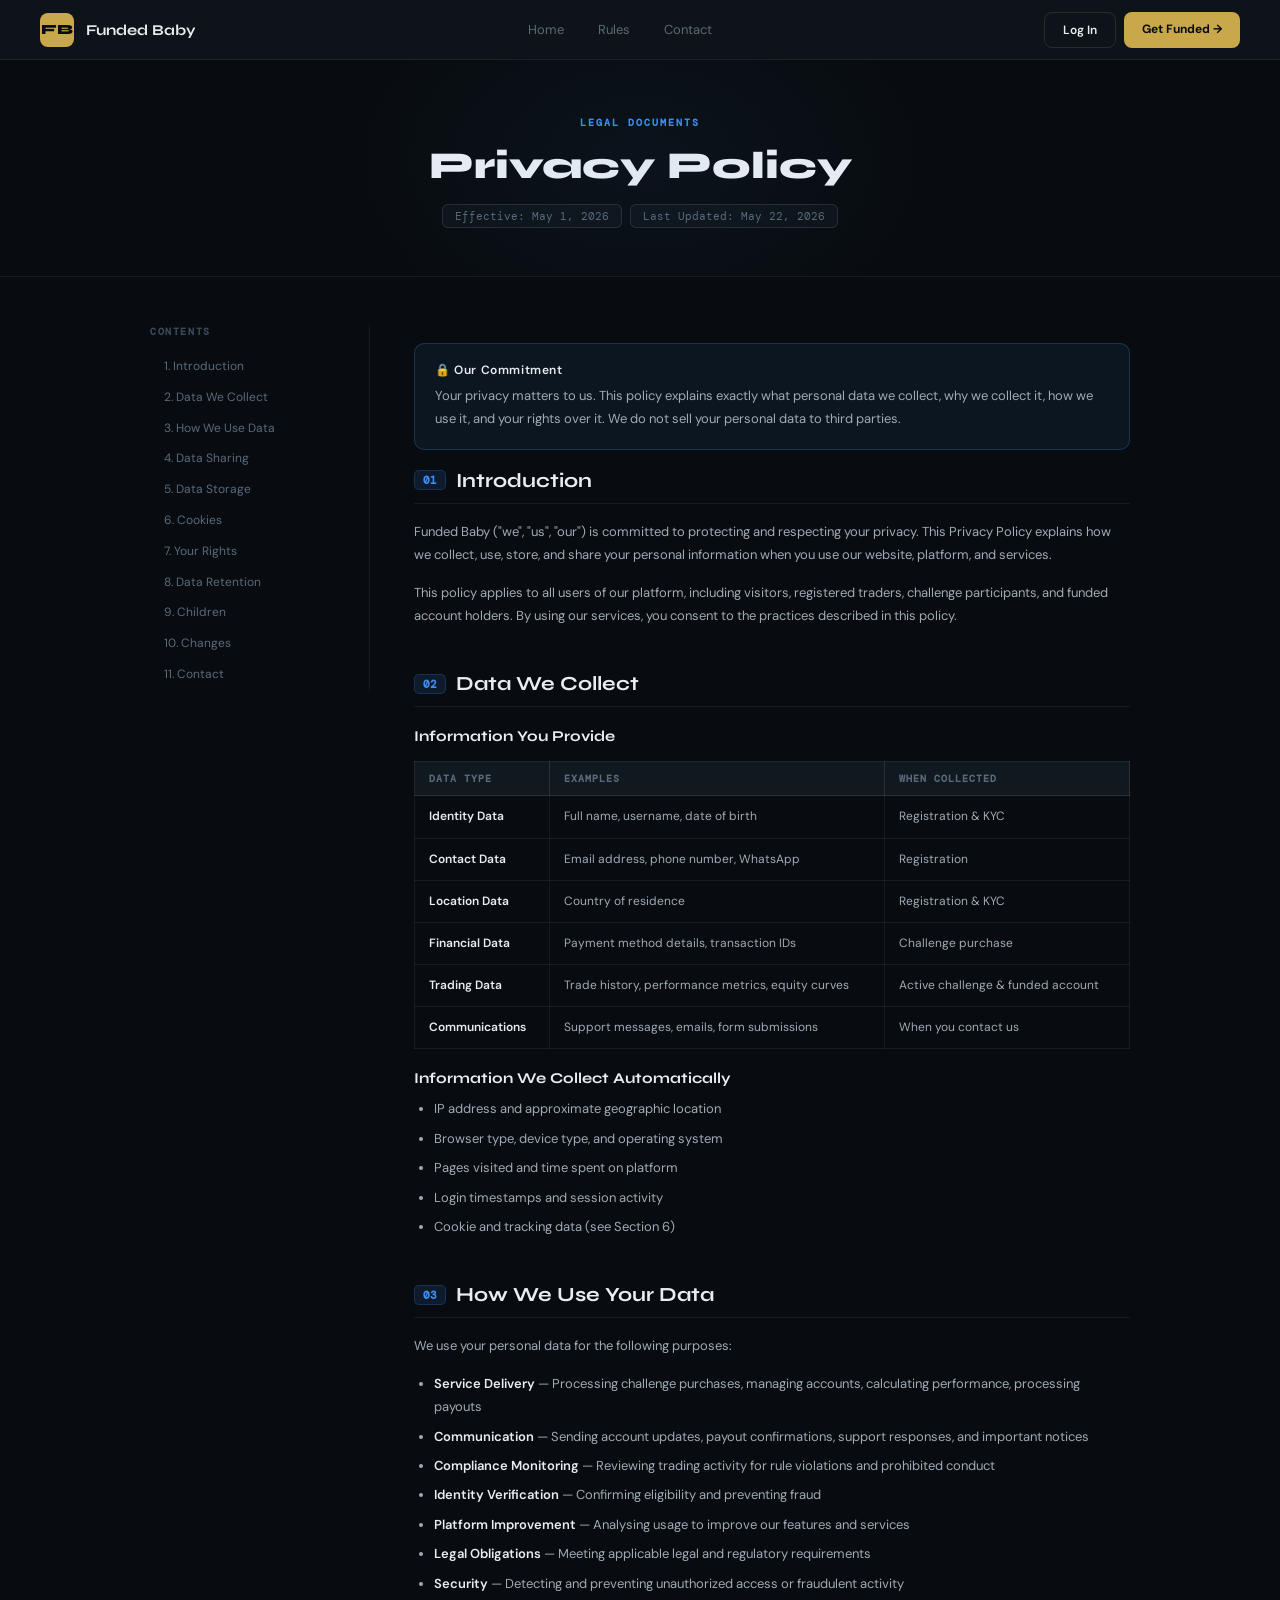
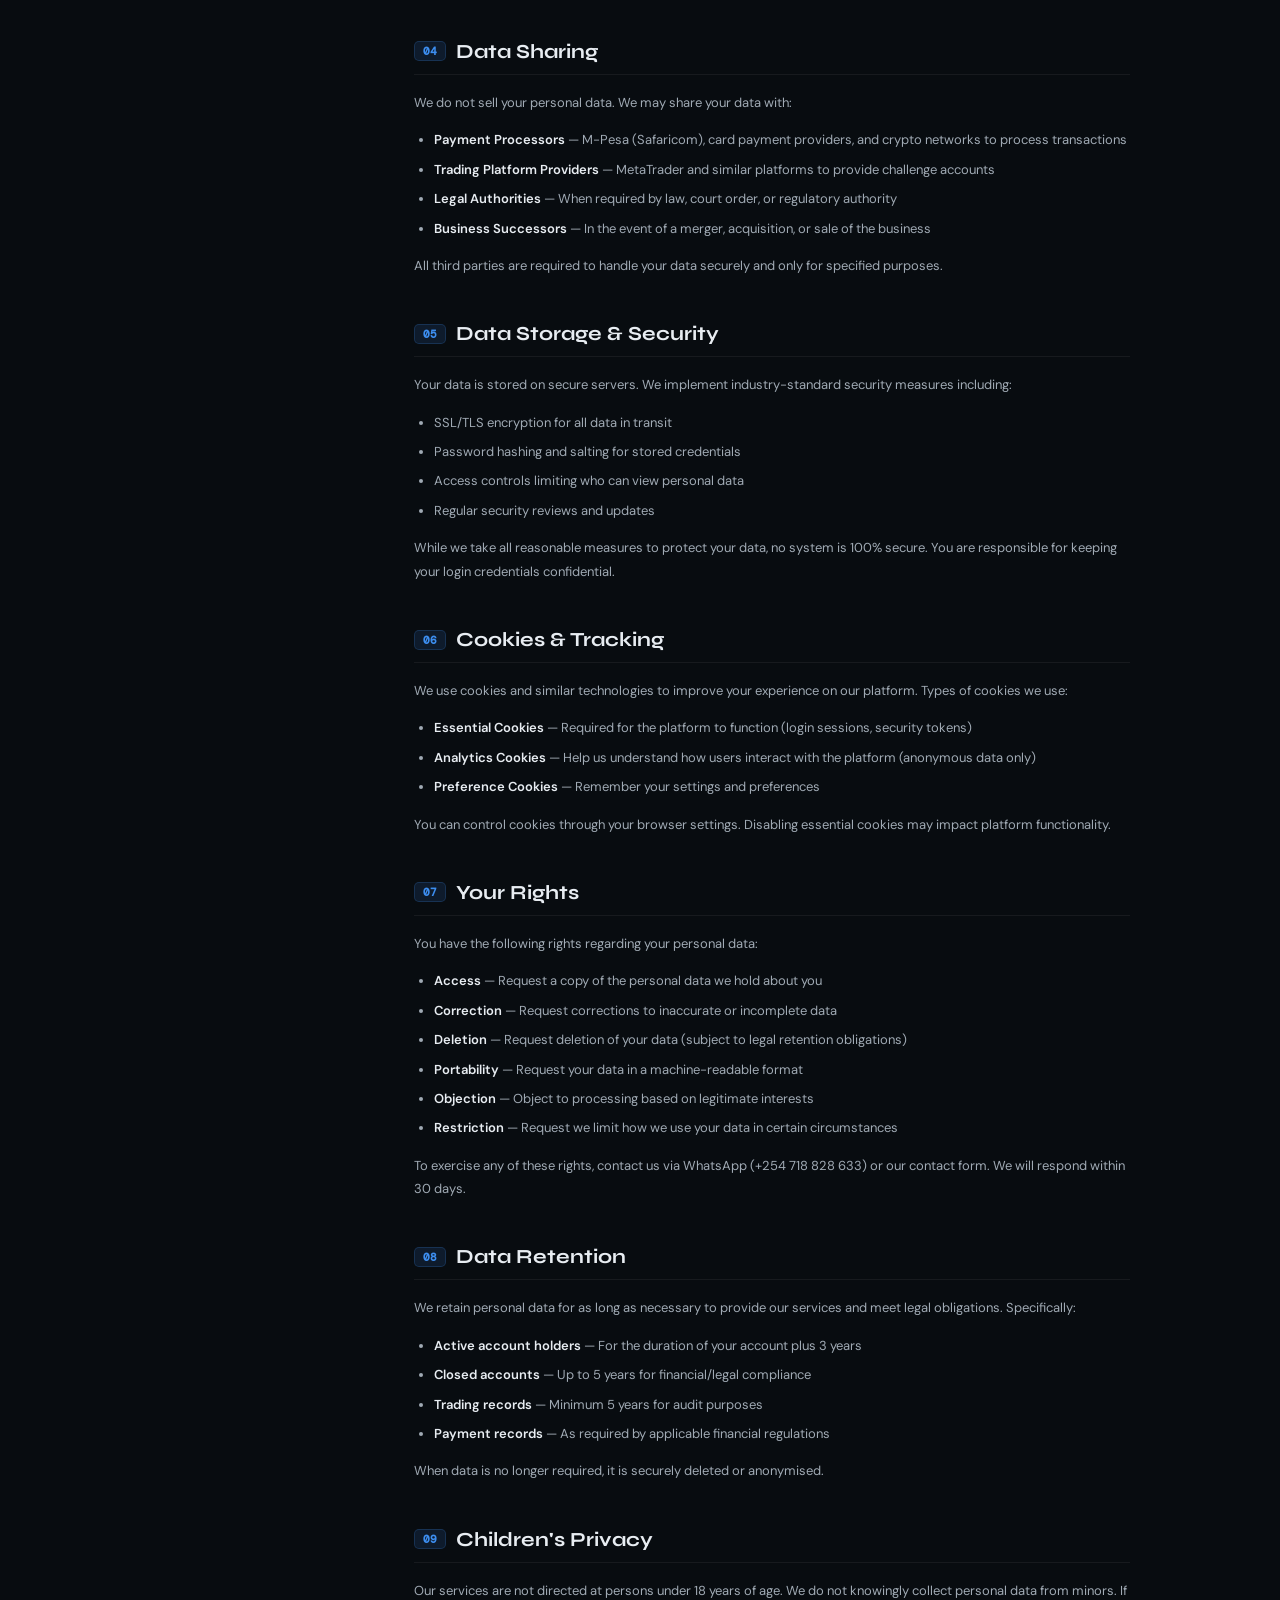
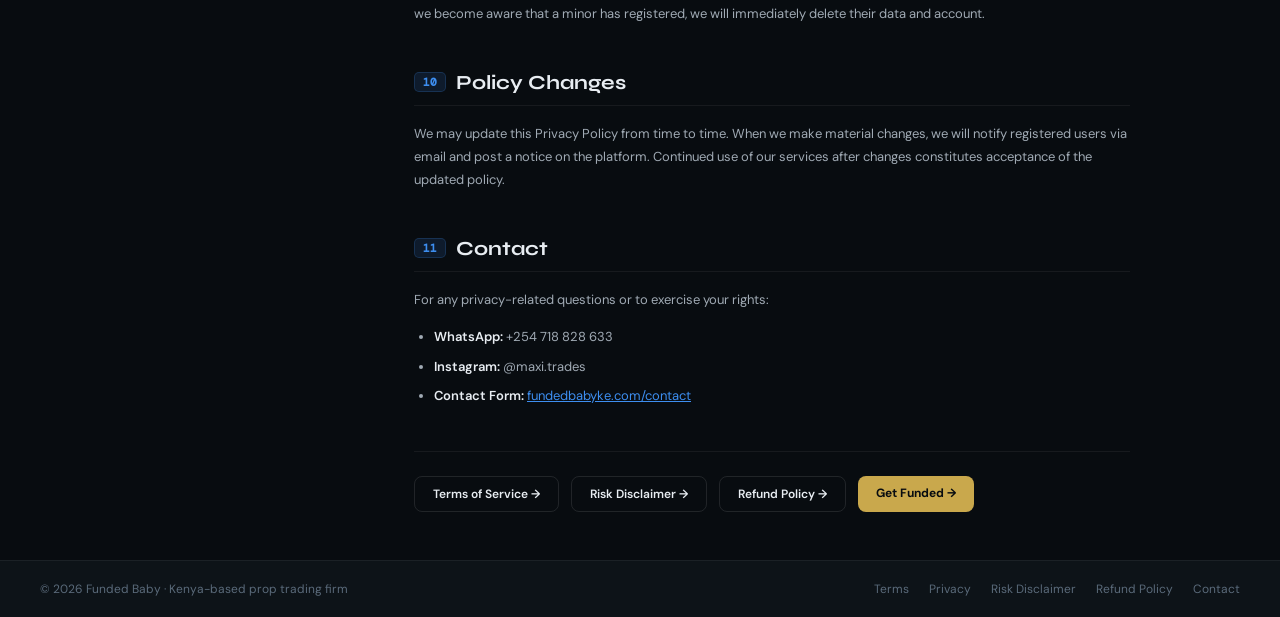
<file: privacy.html>
<!DOCTYPE html>
<html lang="en">
<head>
<meta charset="UTF-8"/>
<meta name="viewport" content="width=device-width, initial-scale=1.0"/>
<title>Privacy Policy — Funded Baby</title>
<link rel="preconnect" href="https://fonts.googleapis.com"/>
<link href="https://fonts.googleapis.com/css2?family=Syne:wght@400;600;700;800&family=DM+Mono:wght@400;500&family=DM+Sans:wght@300;400;500&display=swap" rel="stylesheet"/>
<style>
  *, *::before, *::after { box-sizing: border-box; margin: 0; padding: 0; }
  :root {
    --bg: #080c10; --surface: #0d1318; --surface2: #111920;
    --border: rgba(255,255,255,0.06); --border2: rgba(255,255,255,0.10);
    --gold: #c9a84c; --gold-glow: rgba(201,168,76,0.15);
    --green: #2ed573; --blue: #3d8ef0; --red: #ff4757;
    --text: #e8edf2; --muted: #5a6a7a; --muted2: #3a4a5a;
    --font-head: 'Syne', sans-serif; --font-mono: 'DM Mono', monospace; --font-body: 'DM Sans', sans-serif;
  }
  html { font-size: 14px; scroll-behavior: smooth; }
  body { background: var(--bg); color: var(--text); font-family: var(--font-body); min-height: 100vh; }
  nav { background: var(--surface); border-bottom: 1px solid var(--border); padding: 0 40px; height: 60px; display: flex; align-items: center; justify-content: space-between; position: sticky; top: 0; z-index: 100; }
  .nav-logo { display: flex; align-items: center; gap: 12px; text-decoration: none; }
  .logo-mark { width: 34px; height: 34px; background: var(--gold); border-radius: 8px; display: flex; align-items: center; justify-content: center; font-family: var(--font-head); font-weight: 800; font-size: 14px; color: #080c10; }
  .logo-name { font-family: var(--font-head); font-weight: 700; font-size: 15px; color: var(--text); }
  .nav-links { display: flex; align-items: center; gap: 6px; }
  .nav-links a { color: var(--muted); text-decoration: none; font-size: 13px; padding: 7px 14px; border-radius: 8px; transition: all 0.15s; }
  .nav-links a:hover { color: var(--text); background: rgba(255,255,255,0.04); }
  .btn { font-family: var(--font-body); font-size: 12px; font-weight: 600; padding: 9px 18px; border-radius: 8px; cursor: pointer; border: none; transition: all 0.18s; text-decoration: none; display: inline-block; }
  .btn-gold { background: var(--gold); color: #080c10; font-weight: 700; }
  .btn-gold:hover { background: #d4b05a; }
  .btn-outline { background: transparent; border: 1px solid var(--border2); color: var(--text); }
  .btn-outline:hover { border-color: var(--gold); color: var(--gold); }
  .page-hero { text-align: center; padding: 56px 40px 44px; border-bottom: 1px solid var(--border); position: relative; overflow: hidden; }
  .page-hero::before { content: ''; position: absolute; top: -100px; left: 50%; transform: translateX(-50%); width: 600px; height: 400px; background: radial-gradient(ellipse, rgba(61,142,240,0.05) 0%, transparent 70%); pointer-events: none; }
  .eyebrow { font-family: var(--font-mono); font-size: 10px; font-weight: 600; letter-spacing: 0.2em; text-transform: uppercase; color: var(--blue); margin-bottom: 14px; }
  .page-hero h1 { font-family: var(--font-head); font-size: 38px; font-weight: 800; color: var(--text); margin-bottom: 12px; }
  .page-hero .meta { font-family: var(--font-mono); font-size: 11px; color: var(--muted); }
  .page-hero .meta span { display: inline-block; background: var(--surface); border: 1px solid var(--border2); border-radius: 6px; padding: 4px 12px; margin: 4px; }
  .layout { display: grid; grid-template-columns: 220px 1fr; gap: 0; max-width: 1060px; margin: 0 auto; padding: 48px 40px; }
  .toc { position: sticky; top: 80px; height: fit-content; padding-right: 32px; border-right: 1px solid var(--border); }
  .toc h3 { font-family: var(--font-mono); font-size: 10px; font-weight: 600; letter-spacing: 0.16em; text-transform: uppercase; color: var(--muted2); margin-bottom: 14px; }
  .toc a { display: block; font-size: 12px; color: var(--muted); text-decoration: none; padding: 6px 0 6px 12px; border-left: 2px solid transparent; margin-bottom: 2px; transition: all 0.15s; line-height: 1.4; }
  .toc a:hover { color: var(--text); border-left-color: var(--muted2); }
  .toc a.active { color: var(--blue); border-left-color: var(--blue); }
  .doc { padding-left: 44px; }
  .doc section { margin-bottom: 44px; scroll-margin-top: 80px; }
  .doc h2 { font-family: var(--font-head); font-size: 20px; font-weight: 700; color: var(--text); margin-bottom: 16px; padding-bottom: 10px; border-bottom: 1px solid var(--border); display: flex; align-items: center; gap: 10px; }
  .doc h2 .sec-num { font-family: var(--font-mono); font-size: 11px; color: var(--blue); background: rgba(61,142,240,0.12); border: 1px solid rgba(61,142,240,0.2); border-radius: 5px; padding: 2px 8px; }
  .doc h3 { font-family: var(--font-head); font-size: 15px; font-weight: 700; color: var(--text); margin: 20px 0 10px; }
  .doc p { font-size: 13px; color: #a0aab4; line-height: 1.8; margin-bottom: 14px; }
  .doc ul, .doc ol { padding-left: 20px; margin-bottom: 14px; }
  .doc li { font-size: 13px; color: #a0aab4; line-height: 1.8; margin-bottom: 6px; }
  .doc strong { color: var(--text); font-weight: 600; }
  .data-table { width: 100%; border-collapse: collapse; margin: 16px 0; }
  .data-table th { background: var(--surface2); border: 1px solid var(--border2); padding: 10px 14px; text-align: left; font-family: var(--font-mono); font-size: 10px; font-weight: 600; letter-spacing: 0.1em; text-transform: uppercase; color: var(--muted); }
  .data-table td { border: 1px solid var(--border); padding: 11px 14px; font-size: 12px; color: #a0aab4; line-height: 1.6; vertical-align: top; }
  .data-table tr:hover td { background: rgba(255,255,255,0.02); }
  .highlight-box { background: var(--surface); border: 1px solid var(--border2); border-radius: 10px; padding: 18px 20px; margin: 18px 0; }
  .highlight-box.blue { border-color: rgba(61,142,240,0.25); background: rgba(61,142,240,0.08); }
  .highlight-box p { margin-bottom: 0; }
  .highlight-box strong { display: block; margin-bottom: 6px; font-size: 12px; letter-spacing: 0.05em; }
  footer { background: var(--surface); border-top: 1px solid var(--border); padding: 20px 40px; display: flex; align-items: center; justify-content: space-between; font-size: 12px; color: var(--muted); }
  footer a { color: var(--muted); text-decoration: none; transition: color 0.15s; }
  footer a:hover { color: var(--gold); }
  .footer-links { display: flex; gap: 20px; }
  ::-webkit-scrollbar { width: 4px; } ::-webkit-scrollbar-track { background: transparent; } ::-webkit-scrollbar-thumb { background: var(--muted2); border-radius: 4px; }
  @media (max-width: 768px) { nav { padding: 0 20px; } nav .nav-links { display: none; } .page-hero { padding: 40px 20px 32px; } .page-hero h1 { font-size: 26px; } .layout { grid-template-columns: 1fr; padding: 32px 20px; } .toc { display: none; } .doc { padding-left: 0; } footer { flex-direction: column; gap: 10px; text-align: center; } }
</style>
</head>
<body>
<nav>
  <a href="index.html" class="nav-logo"><div class="logo-mark">FB</div><span class="logo-name">Funded Baby</span></a>
  <div class="nav-links"><a href="index.html">Home</a><a href="rules.html">Rules</a><a href="index.html#contact">Contact</a></div>
  <div style="display:flex;gap:8px;"><a href="login.html" class="btn btn-outline">Log In</a><a href="signup.html" class="btn btn-gold">Get Funded →</a></div>
</nav>

<div class="page-hero">
  <div class="eyebrow">Legal Documents</div>
  <h1>Privacy Policy</h1>
  <div class="meta"><span>Effective: May 1, 2026</span><span>Last Updated: May 22, 2026</span></div>
</div>

<div class="layout">
  <aside class="toc">
    <h3>Contents</h3>
    <a href="#p1" class="active">1. Introduction</a>
    <a href="#p2">2. Data We Collect</a>
    <a href="#p3">3. How We Use Data</a>
    <a href="#p4">4. Data Sharing</a>
    <a href="#p5">5. Data Storage</a>
    <a href="#p6">6. Cookies</a>
    <a href="#p7">7. Your Rights</a>
    <a href="#p8">8. Data Retention</a>
    <a href="#p9">9. Children</a>
    <a href="#p10">10. Changes</a>
    <a href="#p11">11. Contact</a>
  </aside>

  <article class="doc">
    <div class="highlight-box blue">
      <strong>🔒 Our Commitment</strong>
      <p>Your privacy matters to us. This policy explains exactly what personal data we collect, why we collect it, how we use it, and your rights over it. We do not sell your personal data to third parties.</p>
    </div>

    <section id="p1">
      <h2><span class="sec-num">01</span> Introduction</h2>
      <p>Funded Baby ("we", "us", "our") is committed to protecting and respecting your privacy. This Privacy Policy explains how we collect, use, store, and share your personal information when you use our website, platform, and services.</p>
      <p>This policy applies to all users of our platform, including visitors, registered traders, challenge participants, and funded account holders. By using our services, you consent to the practices described in this policy.</p>
    </section>

    <section id="p2">
      <h2><span class="sec-num">02</span> Data We Collect</h2>
      <h3>Information You Provide</h3>
      <table class="data-table">
        <tr><th>Data Type</th><th>Examples</th><th>When Collected</th></tr>
        <tr><td><strong>Identity Data</strong></td><td>Full name, username, date of birth</td><td>Registration &amp; KYC</td></tr>
        <tr><td><strong>Contact Data</strong></td><td>Email address, phone number, WhatsApp</td><td>Registration</td></tr>
        <tr><td><strong>Location Data</strong></td><td>Country of residence</td><td>Registration &amp; KYC</td></tr>
        <tr><td><strong>Financial Data</strong></td><td>Payment method details, transaction IDs</td><td>Challenge purchase</td></tr>
        <tr><td><strong>Trading Data</strong></td><td>Trade history, performance metrics, equity curves</td><td>Active challenge &amp; funded account</td></tr>
        <tr><td><strong>Communications</strong></td><td>Support messages, emails, form submissions</td><td>When you contact us</td></tr>
      </table>
      <h3>Information We Collect Automatically</h3>
      <ul>
        <li>IP address and approximate geographic location</li>
        <li>Browser type, device type, and operating system</li>
        <li>Pages visited and time spent on platform</li>
        <li>Login timestamps and session activity</li>
        <li>Cookie and tracking data (see Section 6)</li>
      </ul>
    </section>

    <section id="p3">
      <h2><span class="sec-num">03</span> How We Use Your Data</h2>
      <p>We use your personal data for the following purposes:</p>
      <ul>
        <li><strong>Service Delivery</strong> — Processing challenge purchases, managing accounts, calculating performance, processing payouts</li>
        <li><strong>Communication</strong> — Sending account updates, payout confirmations, support responses, and important notices</li>
        <li><strong>Compliance Monitoring</strong> — Reviewing trading activity for rule violations and prohibited conduct</li>
        <li><strong>Identity Verification</strong> — Confirming eligibility and preventing fraud</li>
        <li><strong>Platform Improvement</strong> — Analysing usage to improve our features and services</li>
        <li><strong>Legal Obligations</strong> — Meeting applicable legal and regulatory requirements</li>
        <li><strong>Security</strong> — Detecting and preventing unauthorized access or fraudulent activity</li>
      </ul>
    </section>

    <section id="p4">
      <h2><span class="sec-num">04</span> Data Sharing</h2>
      <p>We do not sell your personal data. We may share your data with:</p>
      <ul>
        <li><strong>Payment Processors</strong> — M-Pesa (Safaricom), card payment providers, and crypto networks to process transactions</li>
        <li><strong>Trading Platform Providers</strong> — MetaTrader and similar platforms to provide challenge accounts</li>
        <li><strong>Legal Authorities</strong> — When required by law, court order, or regulatory authority</li>
        <li><strong>Business Successors</strong> — In the event of a merger, acquisition, or sale of the business</li>
      </ul>
      <p>All third parties are required to handle your data securely and only for specified purposes.</p>
    </section>

    <section id="p5">
      <h2><span class="sec-num">05</span> Data Storage & Security</h2>
      <p>Your data is stored on secure servers. We implement industry-standard security measures including:</p>
      <ul>
        <li>SSL/TLS encryption for all data in transit</li>
        <li>Password hashing and salting for stored credentials</li>
        <li>Access controls limiting who can view personal data</li>
        <li>Regular security reviews and updates</li>
      </ul>
      <p>While we take all reasonable measures to protect your data, no system is 100% secure. You are responsible for keeping your login credentials confidential.</p>
    </section>

    <section id="p6">
      <h2><span class="sec-num">06</span> Cookies & Tracking</h2>
      <p>We use cookies and similar technologies to improve your experience on our platform. Types of cookies we use:</p>
      <ul>
        <li><strong>Essential Cookies</strong> — Required for the platform to function (login sessions, security tokens)</li>
        <li><strong>Analytics Cookies</strong> — Help us understand how users interact with the platform (anonymous data only)</li>
        <li><strong>Preference Cookies</strong> — Remember your settings and preferences</li>
      </ul>
      <p>You can control cookies through your browser settings. Disabling essential cookies may impact platform functionality.</p>
    </section>

    <section id="p7">
      <h2><span class="sec-num">07</span> Your Rights</h2>
      <p>You have the following rights regarding your personal data:</p>
      <ul>
        <li><strong>Access</strong> — Request a copy of the personal data we hold about you</li>
        <li><strong>Correction</strong> — Request corrections to inaccurate or incomplete data</li>
        <li><strong>Deletion</strong> — Request deletion of your data (subject to legal retention obligations)</li>
        <li><strong>Portability</strong> — Request your data in a machine-readable format</li>
        <li><strong>Objection</strong> — Object to processing based on legitimate interests</li>
        <li><strong>Restriction</strong> — Request we limit how we use your data in certain circumstances</li>
      </ul>
      <p>To exercise any of these rights, contact us via WhatsApp (+254 718 828 633) or our contact form. We will respond within 30 days.</p>
    </section>

    <section id="p8">
      <h2><span class="sec-num">08</span> Data Retention</h2>
      <p>We retain personal data for as long as necessary to provide our services and meet legal obligations. Specifically:</p>
      <ul>
        <li><strong>Active account holders</strong> — For the duration of your account plus 3 years</li>
        <li><strong>Closed accounts</strong> — Up to 5 years for financial/legal compliance</li>
        <li><strong>Trading records</strong> — Minimum 5 years for audit purposes</li>
        <li><strong>Payment records</strong> — As required by applicable financial regulations</li>
      </ul>
      <p>When data is no longer required, it is securely deleted or anonymised.</p>
    </section>

    <section id="p9">
      <h2><span class="sec-num">09</span> Children's Privacy</h2>
      <p>Our services are not directed at persons under 18 years of age. We do not knowingly collect personal data from minors. If we become aware that a minor has registered, we will immediately delete their data and account.</p>
    </section>

    <section id="p10">
      <h2><span class="sec-num">10</span> Policy Changes</h2>
      <p>We may update this Privacy Policy from time to time. When we make material changes, we will notify registered users via email and post a notice on the platform. Continued use of our services after changes constitutes acceptance of the updated policy.</p>
    </section>

    <section id="p11">
      <h2><span class="sec-num">11</span> Contact</h2>
      <p>For any privacy-related questions or to exercise your rights:</p>
      <ul>
        <li><strong>WhatsApp:</strong> +254 718 828 633</li>
        <li><strong>Instagram:</strong> @maxi.trades</li>
        <li><strong>Contact Form:</strong> <a href="index.html#contact" style="color:var(--blue)">fundedbabyke.com/contact</a></li>
      </ul>
    </section>

    <div style="margin-top:40px;padding-top:24px;border-top:1px solid var(--border);display:flex;gap:12px;flex-wrap:wrap;">
      <a href="terms.html"  class="btn btn-outline">Terms of Service →</a>
      <a href="risk.html"   class="btn btn-outline">Risk Disclaimer →</a>
      <a href="refund.html" class="btn btn-outline">Refund Policy →</a>
      <a href="signup.html" class="btn btn-gold">Get Funded →</a>
    </div>
  </article>
</div>

<footer>
  <div>© 2026 Funded Baby · Kenya-based prop trading firm</div>
  <div class="footer-links">
    <a href="terms.html">Terms</a><a href="privacy.html">Privacy</a>
    <a href="risk.html">Risk Disclaimer</a><a href="refund.html">Refund Policy</a>
    <a href="index.html#contact">Contact</a>
  </div>
</footer>
<script>
  const sections = document.querySelectorAll('section[id]');
  const links = document.querySelectorAll('.toc a');
  window.addEventListener('scroll', () => {
    let current = '';
    sections.forEach(s => { if (window.scrollY >= s.offsetTop - 100) current = s.id; });
    links.forEach(l => { l.classList.toggle('active', l.getAttribute('href') === '#' + current); });
  });
</script>
</body>
</html>
</file>
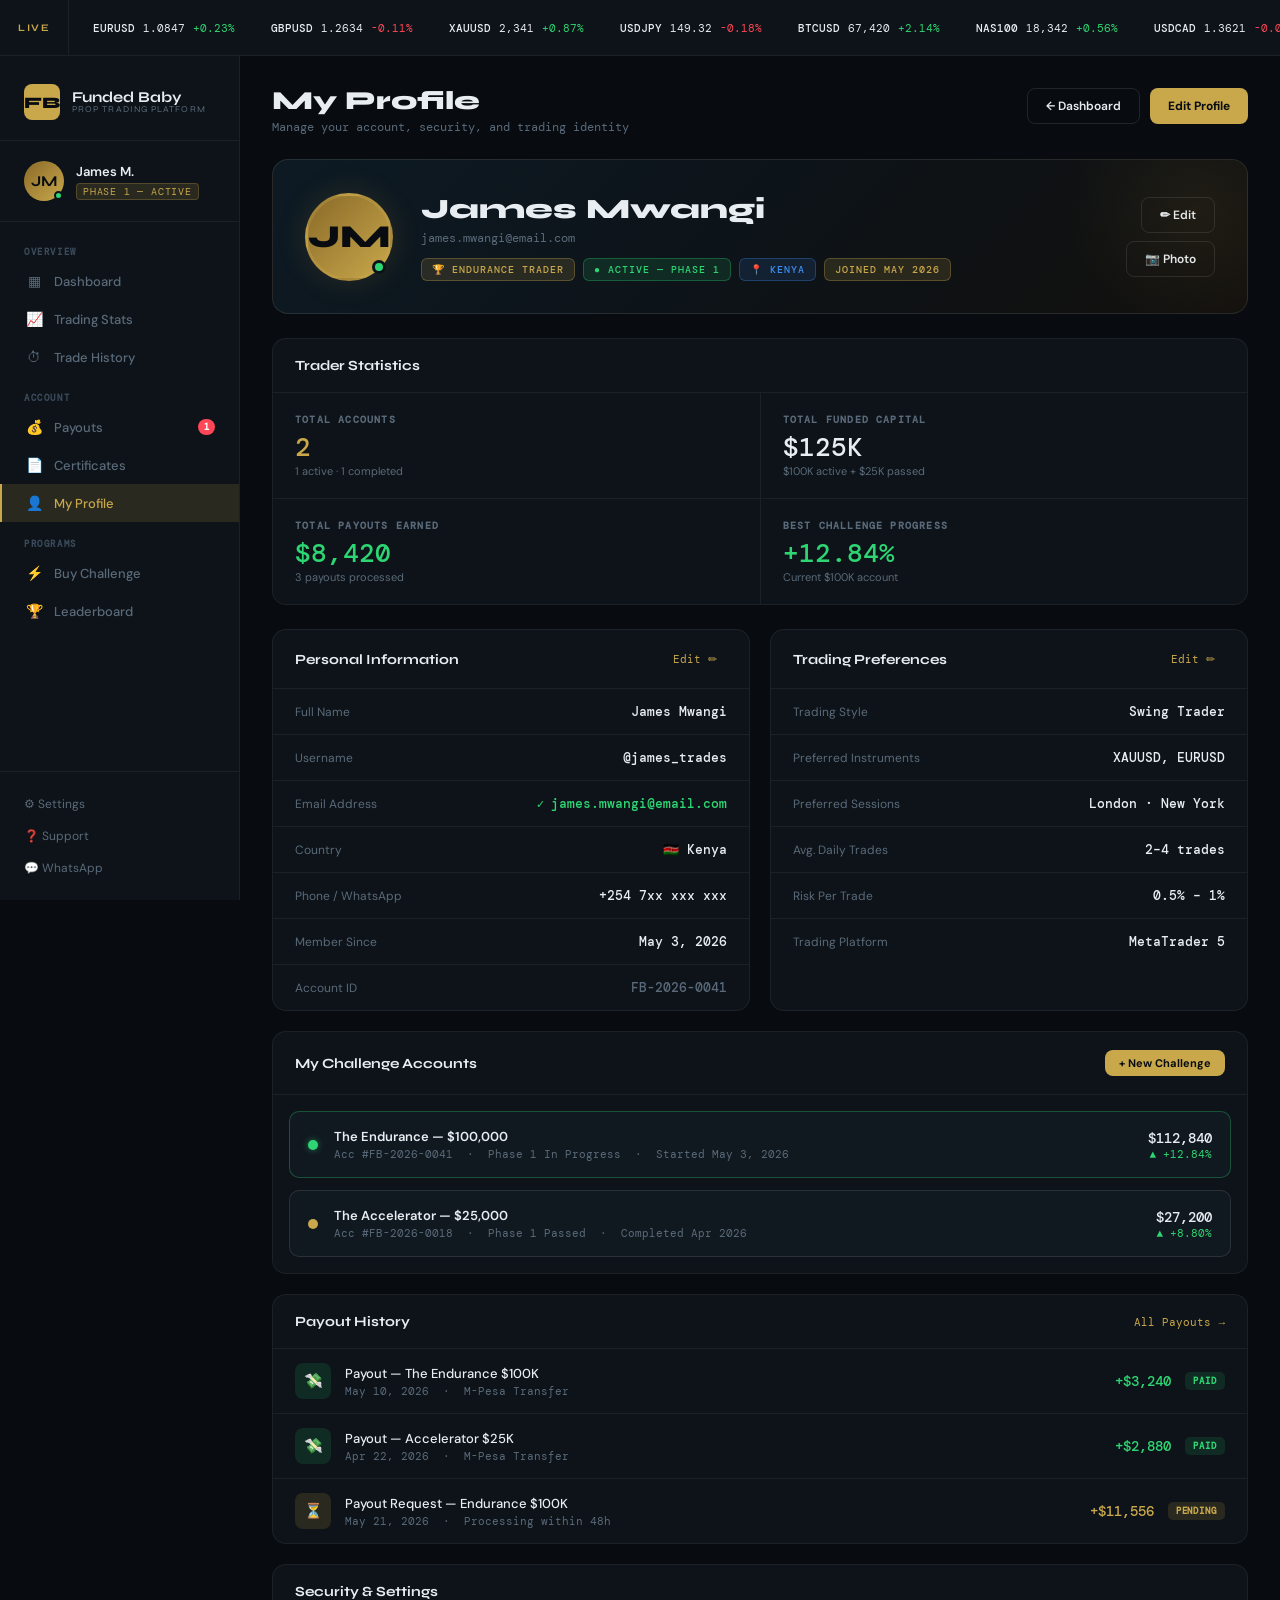
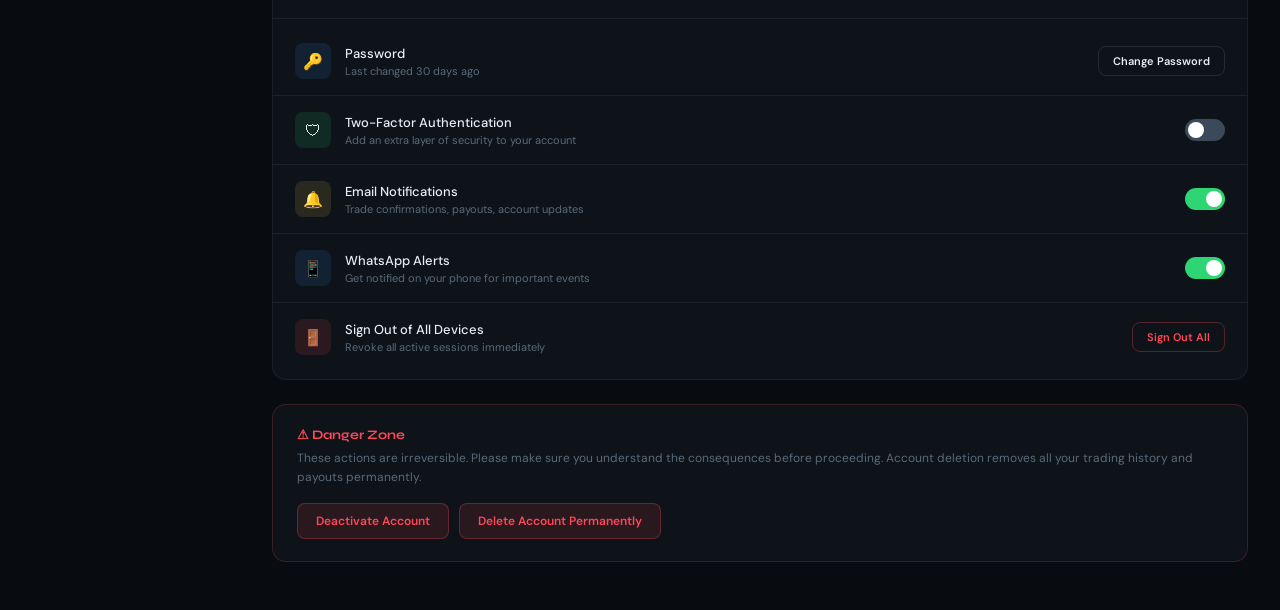
<file: profile (4).html>
<!DOCTYPE html>
<html lang="en">
<head>
<meta charset="UTF-8"/>
<meta name="viewport" content="width=device-width, initial-scale=1.0"/>
<title>My Profile — Funded Baby</title>
<link rel="preconnect" href="https://fonts.googleapis.com"/>
<link href="https://fonts.googleapis.com/css2?family=Syne:wght@400;600;700;800&family=DM+Mono:wght@300;400;500&family=DM+Sans:wght@300;400;500&display=swap" rel="stylesheet"/>
<style>
  *, *::before, *::after { box-sizing: border-box; margin: 0; padding: 0; }

  :root {
    --bg:        #080c10;
    --surface:   #0d1318;
    --surface2:  #111920;
    --border:    rgba(255,255,255,0.06);
    --border2:   rgba(255,255,255,0.10);
    --gold:      #c9a84c;
    --gold-dim:  #8a6a28;
    --gold-glow: rgba(201,168,76,0.15);
    --green:     #2ed573;
    --green-dim: rgba(46,213,115,0.12);
    --red:       #ff4757;
    --red-dim:   rgba(255,71,87,0.12);
    --blue:      #3d8ef0;
    --blue-dim:  rgba(61,142,240,0.12);
    --text:      #e8edf2;
    --muted:     #5a6a7a;
    --muted2:    #3a4a5a;
    --font-head: 'Syne', sans-serif;
    --font-mono: 'DM Mono', monospace;
    --font-body: 'DM Sans', sans-serif;
  }

  html { font-size: 14px; }
  body {
    background: var(--bg);
    color: var(--text);
    font-family: var(--font-body);
    min-height: 100vh;
    display: grid;
    grid-template-columns: 240px 1fr;
    grid-template-rows: 56px 1fr;
  }

  /* ── TICKER ── */
  .ticker-bar {
    grid-column: 1/-1;
    background: var(--surface);
    border-bottom: 1px solid var(--border);
    display: flex;
    align-items: center;
    overflow: hidden;
    z-index: 100;
  }
  .ticker-label {
    font-family: var(--font-head);
    font-size: 10px;
    font-weight: 700;
    letter-spacing: 0.15em;
    color: var(--gold);
    padding: 0 18px;
    white-space: nowrap;
    border-right: 1px solid var(--border);
    height: 100%;
    display: flex;
    align-items: center;
    background: var(--surface);
    z-index: 2;
  }
  .ticker-track { flex: 1; overflow: hidden; }
  .ticker-inner {
    display: flex;
    gap: 36px;
    animation: ticker 30s linear infinite;
    white-space: nowrap;
    padding: 0 24px;
  }
  .tick { display: flex; align-items: center; gap: 8px; font-family: var(--font-mono); font-size: 11px; color: var(--muted); }
  .tick .sym { color: var(--text); font-weight: 500; }
  .tick .val { color: var(--text); }
  .tick .chg.up { color: var(--green); }
  .tick .chg.dn { color: var(--red); }
  @keyframes ticker { from { transform: translateX(0); } to { transform: translateX(-50%); } }

  /* ── SIDEBAR ── */
  .sidebar {
    grid-row: 2;
    background: var(--surface);
    border-right: 1px solid var(--border);
    display: flex;
    flex-direction: column;
    position: sticky;
    top: 56px;
    height: calc(100vh - 56px);
    overflow-y: auto;
  }
  .sidebar-logo {
    padding: 28px 24px 20px;
    border-bottom: 1px solid var(--border);
    display: flex;
    align-items: center;
    gap: 12px;
  }
  .logo-mark {
    width: 36px; height: 36px;
    background: var(--gold);
    border-radius: 8px;
    display: flex; align-items: center; justify-content: center;
    font-family: var(--font-head);
    font-weight: 800;
    font-size: 16px;
    color: #080c10;
    flex-shrink: 0;
  }
  .logo-name { font-family: var(--font-head); font-weight: 700; font-size: 15px; color: var(--text); line-height: 1.1; }
  .logo-name span { display: block; font-size: 9px; font-weight: 400; color: var(--muted); letter-spacing: 0.12em; text-transform: uppercase; }

  .sidebar-user {
    padding: 20px 24px;
    border-bottom: 1px solid var(--border);
    display: flex;
    align-items: center;
    gap: 12px;
  }
  .user-avatar {
    width: 40px; height: 40px;
    border-radius: 50%;
    background: linear-gradient(135deg, var(--gold-dim), var(--gold));
    display: flex; align-items: center; justify-content: center;
    font-family: var(--font-head);
    font-weight: 700;
    font-size: 15px;
    color: #080c10;
    flex-shrink: 0;
    position: relative;
  }
  .user-avatar::after {
    content: '';
    position: absolute;
    bottom: 1px; right: 1px;
    width: 9px; height: 9px;
    background: var(--green);
    border-radius: 50%;
    border: 2px solid var(--surface);
  }
  .user-info .name { font-weight: 600; font-size: 13px; color: var(--text); }
  .user-info .tier {
    font-family: var(--font-mono);
    font-size: 10px;
    color: var(--gold);
    background: var(--gold-glow);
    border: 1px solid rgba(201,168,76,0.25);
    border-radius: 4px;
    padding: 1px 6px;
    display: inline-block;
    margin-top: 3px;
    letter-spacing: 0.08em;
    text-transform: uppercase;
  }
  .sidebar-nav { flex: 1; padding: 16px 0; }
  .nav-section {
    padding: 8px 24px 4px;
    font-size: 9px;
    font-weight: 700;
    letter-spacing: 0.18em;
    text-transform: uppercase;
    color: var(--muted2);
    font-family: var(--font-mono);
  }
  .nav-item {
    display: flex;
    align-items: center;
    gap: 12px;
    padding: 10px 24px;
    color: var(--muted);
    font-size: 13px;
    font-weight: 500;
    cursor: pointer;
    transition: all 0.18s;
    border-left: 2px solid transparent;
    text-decoration: none;
  }
  .nav-item:hover { color: var(--text); background: rgba(255,255,255,0.03); }
  .nav-item.active { color: var(--gold); background: var(--gold-glow); border-left-color: var(--gold); }
  .nav-icon { width: 16px; text-align: center; font-size: 14px; }
  .nav-badge { margin-left: auto; background: var(--red); color: #fff; font-size: 9px; font-weight: 700; border-radius: 10px; padding: 2px 6px; font-family: var(--font-mono); }
  .sidebar-footer { padding: 16px 24px; border-top: 1px solid var(--border); }
  .sidebar-footer a { display: flex; align-items: center; gap: 10px; color: var(--muted); font-size: 12px; text-decoration: none; padding: 8px 0; transition: color 0.15s; }
  .sidebar-footer a:hover { color: var(--text); }

  /* ── MAIN ── */
  .main {
    grid-row: 2;
    padding: 32px 32px 48px;
    overflow-y: auto;
    display: flex;
    flex-direction: column;
    gap: 24px;
  }

  /* ── PAGE HEADER ── */
  .page-header { display: flex; align-items: flex-start; justify-content: space-between; }
  .page-header h1 { font-family: var(--font-head); font-size: 26px; font-weight: 800; color: var(--text); line-height: 1; }
  .page-header .sub { font-size: 12px; color: var(--muted); margin-top: 5px; font-family: var(--font-mono); }
  .btn { font-family: var(--font-body); font-size: 12px; font-weight: 600; padding: 9px 18px; border-radius: 8px; cursor: pointer; border: none; transition: all 0.18s; }
  .btn-outline { background: transparent; border: 1px solid var(--border2); color: var(--text); }
  .btn-outline:hover { border-color: var(--gold); color: var(--gold); }
  .btn-gold { background: var(--gold); color: #080c10; font-weight: 700; }
  .btn-gold:hover { background: #d4b05a; transform: translateY(-1px); box-shadow: 0 6px 20px rgba(201,168,76,0.3); }
  .btn-red { background: var(--red-dim); border: 1px solid rgba(255,71,87,0.3); color: var(--red); }
  .btn-red:hover { background: rgba(255,71,87,0.2); }

  /* ── PROFILE HERO CARD ── */
  .profile-hero {
    background: linear-gradient(135deg, #0d1a24 0%, #0d1318 50%, #12100d 100%);
    border: 1px solid var(--border2);
    border-radius: 16px;
    padding: 32px;
    display: flex;
    align-items: center;
    gap: 28px;
    position: relative;
    overflow: hidden;
  }
  .profile-hero::before {
    content: '';
    position: absolute;
    top: -80px; right: -80px;
    width: 260px; height: 260px;
    border-radius: 50%;
    background: radial-gradient(circle, rgba(201,168,76,0.08) 0%, transparent 70%);
    pointer-events: none;
  }
  .profile-avatar-lg {
    width: 88px; height: 88px;
    border-radius: 50%;
    background: linear-gradient(135deg, var(--gold-dim), var(--gold));
    display: flex; align-items: center; justify-content: center;
    font-family: var(--font-head);
    font-weight: 800;
    font-size: 32px;
    color: #080c10;
    flex-shrink: 0;
    position: relative;
    border: 3px solid rgba(201,168,76,0.3);
    box-shadow: 0 0 30px rgba(201,168,76,0.15);
  }
  .online-dot {
    position: absolute;
    bottom: 4px; right: 4px;
    width: 14px; height: 14px;
    background: var(--green);
    border-radius: 50%;
    border: 3px solid var(--surface);
  }
  .hero-meta { flex: 1; }
  .hero-meta h2 { font-family: var(--font-head); font-size: 28px; font-weight: 800; color: var(--text); margin-bottom: 4px; }
  .hero-meta .hero-email { font-family: var(--font-mono); font-size: 12px; color: var(--muted); margin-bottom: 12px; }
  .hero-badges { display: flex; gap: 8px; flex-wrap: wrap; }
  .badge {
    font-family: var(--font-mono);
    font-size: 10px;
    font-weight: 500;
    letter-spacing: 0.1em;
    text-transform: uppercase;
    padding: 4px 10px;
    border-radius: 6px;
    border: 1px solid;
  }
  .badge-gold  { color: var(--gold);  background: var(--gold-glow);  border-color: rgba(201,168,76,0.3); }
  .badge-green { color: var(--green); background: var(--green-dim);  border-color: rgba(46,213,115,0.3); }
  .badge-blue  { color: var(--blue);  background: var(--blue-dim);   border-color: rgba(61,142,240,0.3); }
  .hero-actions { display: flex; flex-direction: column; gap: 8px; align-items: flex-end; }

  /* ── GRID ── */
  .profile-grid {
    display: grid;
    grid-template-columns: 1fr 1fr;
    gap: 20px;
  }
  .profile-grid .span2 { grid-column: 1 / -1; }

  /* ── PANEL ── */
  .panel {
    background: var(--surface);
    border: 1px solid var(--border);
    border-radius: 14px;
    overflow: hidden;
  }
  .panel-head {
    padding: 18px 22px;
    border-bottom: 1px solid var(--border);
    display: flex;
    align-items: center;
    justify-content: space-between;
  }
  .panel-head h2 { font-family: var(--font-head); font-size: 14px; font-weight: 700; color: var(--text); }
  .panel-head .edit-btn {
    font-size: 11px;
    color: var(--gold);
    cursor: pointer;
    font-family: var(--font-mono);
    background: none;
    border: none;
    padding: 4px 10px;
    border-radius: 6px;
    transition: background 0.15s;
  }
  .panel-head .edit-btn:hover { background: var(--gold-glow); }

  /* ── INFO ROWS ── */
  .info-row {
    display: flex;
    justify-content: space-between;
    align-items: center;
    padding: 14px 22px;
    border-bottom: 1px solid var(--border);
  }
  .info-row:last-child { border-bottom: none; }
  .info-row .ir-label { font-size: 12px; color: var(--muted); }
  .info-row .ir-value { font-size: 13px; font-weight: 500; color: var(--text); font-family: var(--font-mono); }
  .info-row .ir-value.verified {
    display: flex;
    align-items: center;
    gap: 6px;
    color: var(--green);
  }
  .info-row .ir-value.verified::before { content: '✓'; font-size: 11px; }

  /* ── STAT GRID ── */
  .stat-grid {
    display: grid;
    grid-template-columns: repeat(2, 1fr);
    gap: 1px;
    background: var(--border);
  }
  .stat-cell {
    background: var(--surface);
    padding: 20px 22px;
    transition: background 0.15s;
  }
  .stat-cell:hover { background: var(--surface2); }
  .stat-cell .sc-label { font-size: 10px; font-weight: 600; letter-spacing: 0.12em; text-transform: uppercase; color: var(--muted); font-family: var(--font-mono); margin-bottom: 8px; }
  .stat-cell .sc-value { font-family: var(--font-mono); font-size: 26px; font-weight: 500; color: var(--text); line-height: 1; }
  .stat-cell .sc-sub { font-size: 11px; color: var(--muted); margin-top: 4px; }
  .stat-cell .sc-value.green { color: var(--green); }
  .stat-cell .sc-value.gold  { color: var(--gold); }

  /* ── PAYOUT HISTORY ── */
  .payout-row {
    display: flex;
    align-items: center;
    gap: 14px;
    padding: 14px 22px;
    border-bottom: 1px solid var(--border);
    transition: background 0.15s;
  }
  .payout-row:last-child { border-bottom: none; }
  .payout-row:hover { background: rgba(255,255,255,0.02); }
  .payout-icon { width: 36px; height: 36px; border-radius: 8px; background: var(--green-dim); display: flex; align-items: center; justify-content: center; font-size: 15px; flex-shrink: 0; }
  .payout-icon.pending { background: var(--gold-glow); }
  .payout-body { flex: 1; }
  .payout-body .pb-title { font-size: 13px; font-weight: 500; color: var(--text); }
  .payout-body .pb-date  { font-size: 11px; color: var(--muted); font-family: var(--font-mono); margin-top: 2px; }
  .payout-amount { font-family: var(--font-mono); font-size: 14px; font-weight: 500; color: var(--green); }
  .payout-status {
    font-family: var(--font-mono);
    font-size: 9px;
    font-weight: 600;
    letter-spacing: 0.1em;
    text-transform: uppercase;
    padding: 3px 8px;
    border-radius: 5px;
  }
  .payout-status.paid { color: var(--green); background: var(--green-dim); }
  .payout-status.pending { color: var(--gold); background: var(--gold-glow); }

  /* ── ACCOUNT CARDS ── */
  .accounts-list { padding: 16px; display: flex; flex-direction: column; gap: 12px; }
  .account-card {
    background: var(--surface2);
    border: 1px solid var(--border2);
    border-radius: 10px;
    padding: 16px 18px;
    display: flex;
    align-items: center;
    gap: 16px;
    transition: border-color 0.18s;
  }
  .account-card:hover { border-color: var(--gold); }
  .account-card.active-card { border-color: rgba(46,213,115,0.3); }
  .ac-indicator { width: 10px; height: 10px; border-radius: 50%; flex-shrink: 0; }
  .ac-indicator.green { background: var(--green); box-shadow: 0 0 6px rgba(46,213,115,0.5); }
  .ac-indicator.gold  { background: var(--gold); }
  .ac-indicator.grey  { background: var(--muted2); }
  .ac-body { flex: 1; }
  .ac-body .ac-name { font-size: 13px; font-weight: 600; color: var(--text); }
  .ac-body .ac-detail { font-size: 11px; color: var(--muted); font-family: var(--font-mono); margin-top: 2px; }
  .ac-right { text-align: right; }
  .ac-right .ac-balance { font-family: var(--font-mono); font-size: 14px; font-weight: 500; color: var(--text); }
  .ac-right .ac-pnl { font-family: var(--font-mono); font-size: 11px; color: var(--green); }
  .ac-right .ac-pnl.neg { color: var(--red); }

  /* ── SECURITY ── */
  .security-list { padding: 8px 0; }
  .security-item {
    display: flex;
    align-items: center;
    justify-content: space-between;
    padding: 16px 22px;
    border-bottom: 1px solid var(--border);
    transition: background 0.15s;
  }
  .security-item:last-child { border-bottom: none; }
  .security-item:hover { background: rgba(255,255,255,0.02); }
  .si-left { display: flex; align-items: center; gap: 14px; }
  .si-icon { width: 36px; height: 36px; border-radius: 8px; display: flex; align-items: center; justify-content: center; font-size: 16px; }
  .si-icon.blue { background: var(--blue-dim); }
  .si-icon.green { background: var(--green-dim); }
  .si-icon.gold  { background: var(--gold-glow); }
  .si-icon.red   { background: var(--red-dim); }
  .si-title { font-size: 13px; font-weight: 500; color: var(--text); }
  .si-desc  { font-size: 11px; color: var(--muted); margin-top: 2px; }
  .toggle {
    position: relative;
    width: 40px; height: 22px;
    background: var(--muted2);
    border-radius: 11px;
    cursor: pointer;
    border: none;
    transition: background 0.2s;
    flex-shrink: 0;
  }
  .toggle::after {
    content: '';
    position: absolute;
    top: 3px; left: 3px;
    width: 16px; height: 16px;
    border-radius: 50%;
    background: #fff;
    transition: transform 0.2s;
  }
  .toggle.on { background: var(--green); }
  .toggle.on::after { transform: translateX(18px); }

  /* ── DANGER ZONE ── */
  .danger-zone {
    background: var(--surface);
    border: 1px solid rgba(255,71,87,0.2);
    border-radius: 14px;
    padding: 22px 24px;
  }
  .danger-zone h3 { font-family: var(--font-head); font-size: 13px; font-weight: 700; color: var(--red); margin-bottom: 6px; }
  .danger-zone p { font-size: 12px; color: var(--muted); margin-bottom: 16px; line-height: 1.6; }
  .danger-zone .btn-row { display: flex; gap: 10px; }

  /* ── MODAL OVERLAY ── */
  .modal-overlay {
    display: none;
    position: fixed; inset: 0;
    background: rgba(0,0,0,0.7);
    backdrop-filter: blur(4px);
    z-index: 200;
    align-items: center;
    justify-content: center;
  }
  .modal-overlay.open { display: flex; }
  .modal {
    background: var(--surface);
    border: 1px solid var(--border2);
    border-radius: 16px;
    padding: 32px;
    width: 440px;
    max-width: 95vw;
  }
  .modal h2 { font-family: var(--font-head); font-size: 18px; font-weight: 700; margin-bottom: 6px; }
  .modal p  { font-size: 12px; color: var(--muted); margin-bottom: 24px; }
  .form-group { margin-bottom: 16px; }
  .form-group label { display: block; font-size: 11px; font-weight: 600; letter-spacing: 0.08em; text-transform: uppercase; color: var(--muted); font-family: var(--font-mono); margin-bottom: 6px; }
  .form-group input, .form-group select {
    width: 100%;
    background: var(--surface2);
    border: 1px solid var(--border2);
    border-radius: 8px;
    padding: 11px 14px;
    color: var(--text);
    font-family: var(--font-body);
    font-size: 13px;
    outline: none;
    transition: border-color 0.18s;
  }
  .form-group input:focus, .form-group select:focus { border-color: var(--gold); }
  .form-group select option { background: var(--surface2); }
  .modal-actions { display: flex; gap: 10px; margin-top: 24px; }
  .modal-actions .btn { flex: 1; padding: 12px; font-size: 13px; }

  ::-webkit-scrollbar { width: 4px; }
  ::-webkit-scrollbar-track { background: transparent; }
  ::-webkit-scrollbar-thumb { background: var(--muted2); border-radius: 4px; }

  @media (max-width: 1100px) { body { grid-template-columns: 200px 1fr; } }
  @media (max-width: 768px) {
    body { grid-template-columns: 1fr; }
    .sidebar { display: none; }
    .main { padding: 20px 16px; }
    .profile-grid { grid-template-columns: 1fr; }
    .profile-hero { flex-direction: column; text-align: center; }
    .hero-badges { justify-content: center; }
    .hero-actions { flex-direction: row; align-items: center; }
    .stat-grid { grid-template-columns: repeat(2, 1fr); }
  }
</style>
</head>
<body>

<!-- TICKER -->
<div class="ticker-bar">
  <div class="ticker-label">LIVE</div>
  <div class="ticker-track">
    <div class="ticker-inner" id="tickerInner"></div>
  </div>
</div>

<!-- SIDEBAR -->
<aside class="sidebar">
  <div class="sidebar-logo">
    <div class="logo-mark">FB</div>
    <div class="logo-name">Funded Baby <span>Prop Trading Platform</span></div>
  </div>
  <div class="sidebar-user">
    <div class="user-avatar" id="sidebarAvatar">JM</div>
    <div class="user-info">
      <div class="name" id="sidebarName">James M.</div>
      <div class="tier">Phase 1 — Active</div>
    </div>
  </div>
  <nav class="sidebar-nav">
    <div class="nav-section">Overview</div>
    <a class="nav-item" href="dashboard.html"><span class="nav-icon">▦</span> Dashboard</a>
    <a class="nav-item" href="#"><span class="nav-icon">📈</span> Trading Stats</a>
    <a class="nav-item" href="#"><span class="nav-icon">⏱</span> Trade History</a>
    <div class="nav-section" style="margin-top:8px">Account</div>
    <a class="nav-item" href="#"><span class="nav-icon">💰</span> Payouts <span class="nav-badge">1</span></a>
    <a class="nav-item" href="#"><span class="nav-icon">📄</span> Certificates</a>
    <a class="nav-item active" href="profile.html"><span class="nav-icon">👤</span> My Profile</a>
    <div class="nav-section" style="margin-top:8px">Programs</div>
    <a class="nav-item" href="#"><span class="nav-icon">⚡</span> Buy Challenge</a>
    <a class="nav-item" href="#"><span class="nav-icon">🏆</span> Leaderboard</a>
  </nav>
  <div class="sidebar-footer">
    <a href="#">⚙ Settings</a>
    <a href="#">❓ Support</a>
    <a href="https://wa.me/254718828633">💬 WhatsApp</a>
  </div>
</aside>

<!-- MAIN -->
<main class="main">

  <div class="page-header">
    <div>
      <h1>My Profile</h1>
      <div class="sub">Manage your account, security, and trading identity</div>
    </div>
    <div style="display:flex;gap:10px;">
      <button class="btn btn-outline" onclick="window.location.href='dashboard.html'">← Dashboard</button>
      <button class="btn btn-gold" onclick="openModal('editModal')">Edit Profile</button>
    </div>
  </div>

  <!-- PROFILE HERO -->
  <div class="profile-hero">
    <div class="profile-avatar-lg" id="heroAvatar">
      JM
      <div class="online-dot"></div>
    </div>
    <div class="hero-meta">
      <h2 id="heroName">James Mwangi</h2>
      <div class="hero-email" id="heroEmail">james.mwangi@email.com</div>
      <div class="hero-badges">
        <span class="badge badge-gold">🏆 Endurance Trader</span>
        <span class="badge badge-green">● Active — Phase 1</span>
        <span class="badge badge-blue">📍 Kenya</span>
        <span class="badge badge-gold">Joined May 2026</span>
      </div>
    </div>
    <div class="hero-actions">
      <button class="btn btn-outline" onclick="openModal('editModal')">✏ Edit</button>
      <button class="btn btn-outline">📷 Photo</button>
    </div>
  </div>

  <!-- STATS -->
  <div class="panel">
    <div class="panel-head"><h2>Trader Statistics</h2></div>
    <div class="stat-grid">
      <div class="stat-cell">
        <div class="sc-label">Total Accounts</div>
        <div class="sc-value gold">2</div>
        <div class="sc-sub">1 active · 1 completed</div>
      </div>
      <div class="stat-cell">
        <div class="sc-label">Total Funded Capital</div>
        <div class="sc-value">$125K</div>
        <div class="sc-sub">$100K active + $25K passed</div>
      </div>
      <div class="stat-cell">
        <div class="sc-label">Total Payouts Earned</div>
        <div class="sc-value green">$8,420</div>
        <div class="sc-sub">3 payouts processed</div>
      </div>
      <div class="stat-cell">
        <div class="sc-label">Best Challenge Progress</div>
        <div class="sc-value green">+12.84%</div>
        <div class="sc-sub">Current $100K account</div>
      </div>
    </div>
  </div>

  <div class="profile-grid">

    <!-- PERSONAL INFO -->
    <div class="panel">
      <div class="panel-head">
        <h2>Personal Information</h2>
        <button class="edit-btn" onclick="openModal('editModal')">Edit ✏</button>
      </div>
      <div class="info-row">
        <span class="ir-label">Full Name</span>
        <span class="ir-value" id="infoName">James Mwangi</span>
      </div>
      <div class="info-row">
        <span class="ir-label">Username</span>
        <span class="ir-value" id="infoUsername">@james_trades</span>
      </div>
      <div class="info-row">
        <span class="ir-label">Email Address</span>
        <span class="ir-value verified" id="infoEmail">james.mwangi@email.com</span>
      </div>
      <div class="info-row">
        <span class="ir-label">Country</span>
        <span class="ir-value" id="infoCountry">🇰🇪 Kenya</span>
      </div>
      <div class="info-row">
        <span class="ir-label">Phone / WhatsApp</span>
        <span class="ir-value" id="infoPhone">+254 7xx xxx xxx</span>
      </div>
      <div class="info-row">
        <span class="ir-label">Member Since</span>
        <span class="ir-value" id="infoJoined">May 3, 2026</span>
      </div>
      <div class="info-row">
        <span class="ir-label">Account ID</span>
        <span class="ir-value" style="color:var(--muted)">FB-2026-0041</span>
      </div>
    </div>

    <!-- TRADING PREFERENCES -->
    <div class="panel">
      <div class="panel-head">
        <h2>Trading Preferences</h2>
        <button class="edit-btn" onclick="openModal('prefModal')">Edit ✏</button>
      </div>
      <div class="info-row">
        <span class="ir-label">Trading Style</span>
        <span class="ir-value">Swing Trader</span>
      </div>
      <div class="info-row">
        <span class="ir-label">Preferred Instruments</span>
        <span class="ir-value">XAUUSD, EURUSD</span>
      </div>
      <div class="info-row">
        <span class="ir-label">Preferred Sessions</span>
        <span class="ir-value">London · New York</span>
      </div>
      <div class="info-row">
        <span class="ir-label">Avg. Daily Trades</span>
        <span class="ir-value">2–4 trades</span>
      </div>
      <div class="info-row">
        <span class="ir-label">Risk Per Trade</span>
        <span class="ir-value">0.5% – 1%</span>
      </div>
      <div class="info-row">
        <span class="ir-label">Trading Platform</span>
        <span class="ir-value">MetaTrader 5</span>
      </div>
    </div>

    <!-- ACCOUNTS -->
    <div class="panel span2">
      <div class="panel-head">
        <h2>My Challenge Accounts</h2>
        <button class="btn btn-gold" style="font-size:11px;padding:6px 14px;" onclick="window.location.href='#'">+ New Challenge</button>
      </div>
      <div class="accounts-list">
        <div class="account-card active-card">
          <div class="ac-indicator green"></div>
          <div class="ac-body">
            <div class="ac-name">The Endurance — $100,000</div>
            <div class="ac-detail">Acc #FB-2026-0041 &nbsp;·&nbsp; Phase 1 In Progress &nbsp;·&nbsp; Started May 3, 2026</div>
          </div>
          <div class="ac-right">
            <div class="ac-balance">$112,840</div>
            <div class="ac-pnl">▲ +12.84%</div>
          </div>
        </div>
        <div class="account-card">
          <div class="ac-indicator gold"></div>
          <div class="ac-body">
            <div class="ac-name">The Accelerator — $25,000</div>
            <div class="ac-detail">Acc #FB-2026-0018 &nbsp;·&nbsp; Phase 1 Passed &nbsp;·&nbsp; Completed Apr 2026</div>
          </div>
          <div class="ac-right">
            <div class="ac-balance">$27,200</div>
            <div class="ac-pnl">▲ +8.80%</div>
          </div>
        </div>
      </div>
    </div>

    <!-- PAYOUT HISTORY -->
    <div class="panel span2">
      <div class="panel-head">
        <h2>Payout History</h2>
        <a style="font-size:11px;color:var(--gold);font-family:var(--font-mono);text-decoration:none;" href="#">All Payouts →</a>
      </div>
      <div class="payout-row">
        <div class="payout-icon">💸</div>
        <div class="payout-body">
          <div class="pb-title">Payout — The Endurance $100K</div>
          <div class="pb-date">May 10, 2026 &nbsp;·&nbsp; M-Pesa Transfer</div>
        </div>
        <div class="payout-amount">+$3,240</div>
        <div class="payout-status paid">Paid</div>
      </div>
      <div class="payout-row">
        <div class="payout-icon">💸</div>
        <div class="payout-body">
          <div class="pb-title">Payout — Accelerator $25K</div>
          <div class="pb-date">Apr 22, 2026 &nbsp;·&nbsp; M-Pesa Transfer</div>
        </div>
        <div class="payout-amount">+$2,880</div>
        <div class="payout-status paid">Paid</div>
      </div>
      <div class="payout-row">
        <div class="payout-icon pending">⏳</div>
        <div class="payout-body">
          <div class="pb-title">Payout Request — Endurance $100K</div>
          <div class="pb-date">May 21, 2026 &nbsp;·&nbsp; Processing within 48h</div>
        </div>
        <div class="payout-amount" style="color:var(--gold)">+$11,556</div>
        <div class="payout-status pending">Pending</div>
      </div>
    </div>

    <!-- SECURITY -->
    <div class="panel span2">
      <div class="panel-head"><h2>Security & Settings</h2></div>
      <div class="security-list">
        <div class="security-item">
          <div class="si-left">
            <div class="si-icon blue">🔑</div>
            <div>
              <div class="si-title">Password</div>
              <div class="si-desc">Last changed 30 days ago</div>
            </div>
          </div>
          <button class="btn btn-outline" style="font-size:11px;padding:7px 14px;" onclick="openModal('pwModal')">Change Password</button>
        </div>
        <div class="security-item">
          <div class="si-left">
            <div class="si-icon green">🛡</div>
            <div>
              <div class="si-title">Two-Factor Authentication</div>
              <div class="si-desc">Add an extra layer of security to your account</div>
            </div>
          </div>
          <button class="toggle" id="toggle2FA" onclick="this.classList.toggle('on')"></button>
        </div>
        <div class="security-item">
          <div class="si-left">
            <div class="si-icon gold">🔔</div>
            <div>
              <div class="si-title">Email Notifications</div>
              <div class="si-desc">Trade confirmations, payouts, account updates</div>
            </div>
          </div>
          <button class="toggle on" onclick="this.classList.toggle('on')"></button>
        </div>
        <div class="security-item">
          <div class="si-left">
            <div class="si-icon blue">📱</div>
            <div>
              <div class="si-title">WhatsApp Alerts</div>
              <div class="si-desc">Get notified on your phone for important events</div>
            </div>
          </div>
          <button class="toggle on" onclick="this.classList.toggle('on')"></button>
        </div>
        <div class="security-item">
          <div class="si-left">
            <div class="si-icon red">🚪</div>
            <div>
              <div class="si-title">Sign Out of All Devices</div>
              <div class="si-desc">Revoke all active sessions immediately</div>
            </div>
          </div>
          <button class="btn btn-outline" style="font-size:11px;padding:7px 14px;color:var(--red);border-color:rgba(255,71,87,0.3);">Sign Out All</button>
        </div>
      </div>
    </div>

  </div>

  <!-- DANGER ZONE -->
  <div class="danger-zone">
    <h3>⚠ Danger Zone</h3>
    <p>These actions are irreversible. Please make sure you understand the consequences before proceeding. Account deletion removes all your trading history and payouts permanently.</p>
    <div class="btn-row">
      <button class="btn btn-red">Deactivate Account</button>
      <button class="btn btn-red">Delete Account Permanently</button>
    </div>
  </div>

</main>

<!-- EDIT PROFILE MODAL -->
<div class="modal-overlay" id="editModal" onclick="if(event.target===this)closeModal('editModal')">
  <div class="modal">
    <h2>Edit Profile</h2>
    <p>Update your personal information below.</p>
    <div class="form-group">
      <label>Full Name</label>
      <input type="text" id="editName" value="James Mwangi"/>
    </div>
    <div class="form-group">
      <label>Username</label>
      <input type="text" id="editUsername" value="@james_trades"/>
    </div>
    <div class="form-group">
      <label>WhatsApp / Phone</label>
      <input type="tel" id="editPhone" value="+254 7xx xxx xxx"/>
    </div>
    <div class="form-group">
      <label>Country</label>
      <select id="editCountry">
        <option selected>Kenya</option>
        <option>Nigeria</option>
        <option>South Africa</option>
        <option>Ghana</option>
        <option>Uganda</option>
        <option>Tanzania</option>
        <option>United States</option>
        <option>United Kingdom</option>
        <option>Other</option>
      </select>
    </div>
    <div class="modal-actions">
      <button class="btn btn-outline" onclick="closeModal('editModal')">Cancel</button>
      <button class="btn btn-gold" onclick="saveProfile()">Save Changes</button>
    </div>
  </div>
</div>

<!-- CHANGE PASSWORD MODAL -->
<div class="modal-overlay" id="pwModal" onclick="if(event.target===this)closeModal('pwModal')">
  <div class="modal">
    <h2>Change Password</h2>
    <p>Enter your current password and choose a new one.</p>
    <div class="form-group">
      <label>Current Password</label>
      <input type="password" placeholder="••••••••"/>
    </div>
    <div class="form-group">
      <label>New Password</label>
      <input type="password" placeholder="Min. 8 characters"/>
    </div>
    <div class="form-group">
      <label>Confirm New Password</label>
      <input type="password" placeholder="Repeat new password"/>
    </div>
    <div class="modal-actions">
      <button class="btn btn-outline" onclick="closeModal('pwModal')">Cancel</button>
      <button class="btn btn-gold">Update Password</button>
    </div>
  </div>
</div>

<script>
  // Ticker
  const tickers = [
    {sym:'EURUSD',val:'1.0847',chg:'+0.23%',up:true},
    {sym:'GBPUSD',val:'1.2634',chg:'-0.11%',up:false},
    {sym:'XAUUSD',val:'2,341',chg:'+0.87%',up:true},
    {sym:'USDJPY',val:'149.32',chg:'-0.18%',up:false},
    {sym:'BTCUSD',val:'67,420',chg:'+2.14%',up:true},
    {sym:'NAS100',val:'18,342',chg:'+0.56%',up:true},
    {sym:'USDCAD',val:'1.3621',chg:'-0.08%',up:false},
    {sym:'AUDUSD',val:'0.6598',chg:'+0.31%',up:true},
  ];
  const ti = document.getElementById('tickerInner');
  ti.innerHTML = [...tickers,...tickers].map(t =>
    `<span class="tick"><span class="sym">${t.sym}</span><span class="val">${t.val}</span><span class="chg ${t.up?'up':'dn'}">${t.chg}</span></span>`
  ).join('');

  function openModal(id)  { document.getElementById(id).classList.add('open'); }
  function closeModal(id) { document.getElementById(id).classList.remove('open'); }

  function saveProfile() {
    const name     = document.getElementById('editName').value;
    const username = document.getElementById('editUsername').value;
    const phone    = document.getElementById('editPhone').value;
    const country  = document.getElementById('editCountry').value;
    const flags = {Kenya:'🇰🇪',Nigeria:'🇳🇬','South Africa':'🇿🇦',Ghana:'🇬🇭',Uganda:'🇺🇬',Tanzania:'🇹🇿','United States':'🇺🇸','United Kingdom':'🇬🇧',Other:'🌍'};
    document.getElementById('heroName').textContent    = name;
    document.getElementById('infoName').textContent    = name;
    document.getElementById('infoUsername').textContent = username;
    document.getElementById('infoPhone').textContent   = phone;
    document.getElementById('infoCountry').textContent = (flags[country]||'🌍') + ' ' + country;
    const initials = name.split(' ').map(n=>n[0]).join('').toUpperCase().slice(0,2);
    document.getElementById('heroAvatar').childNodes[0].textContent = initials;
    document.getElementById('sidebarAvatar').textContent = initials;
    closeModal('editModal');
  }
</script>
</body>
</html>
</file>
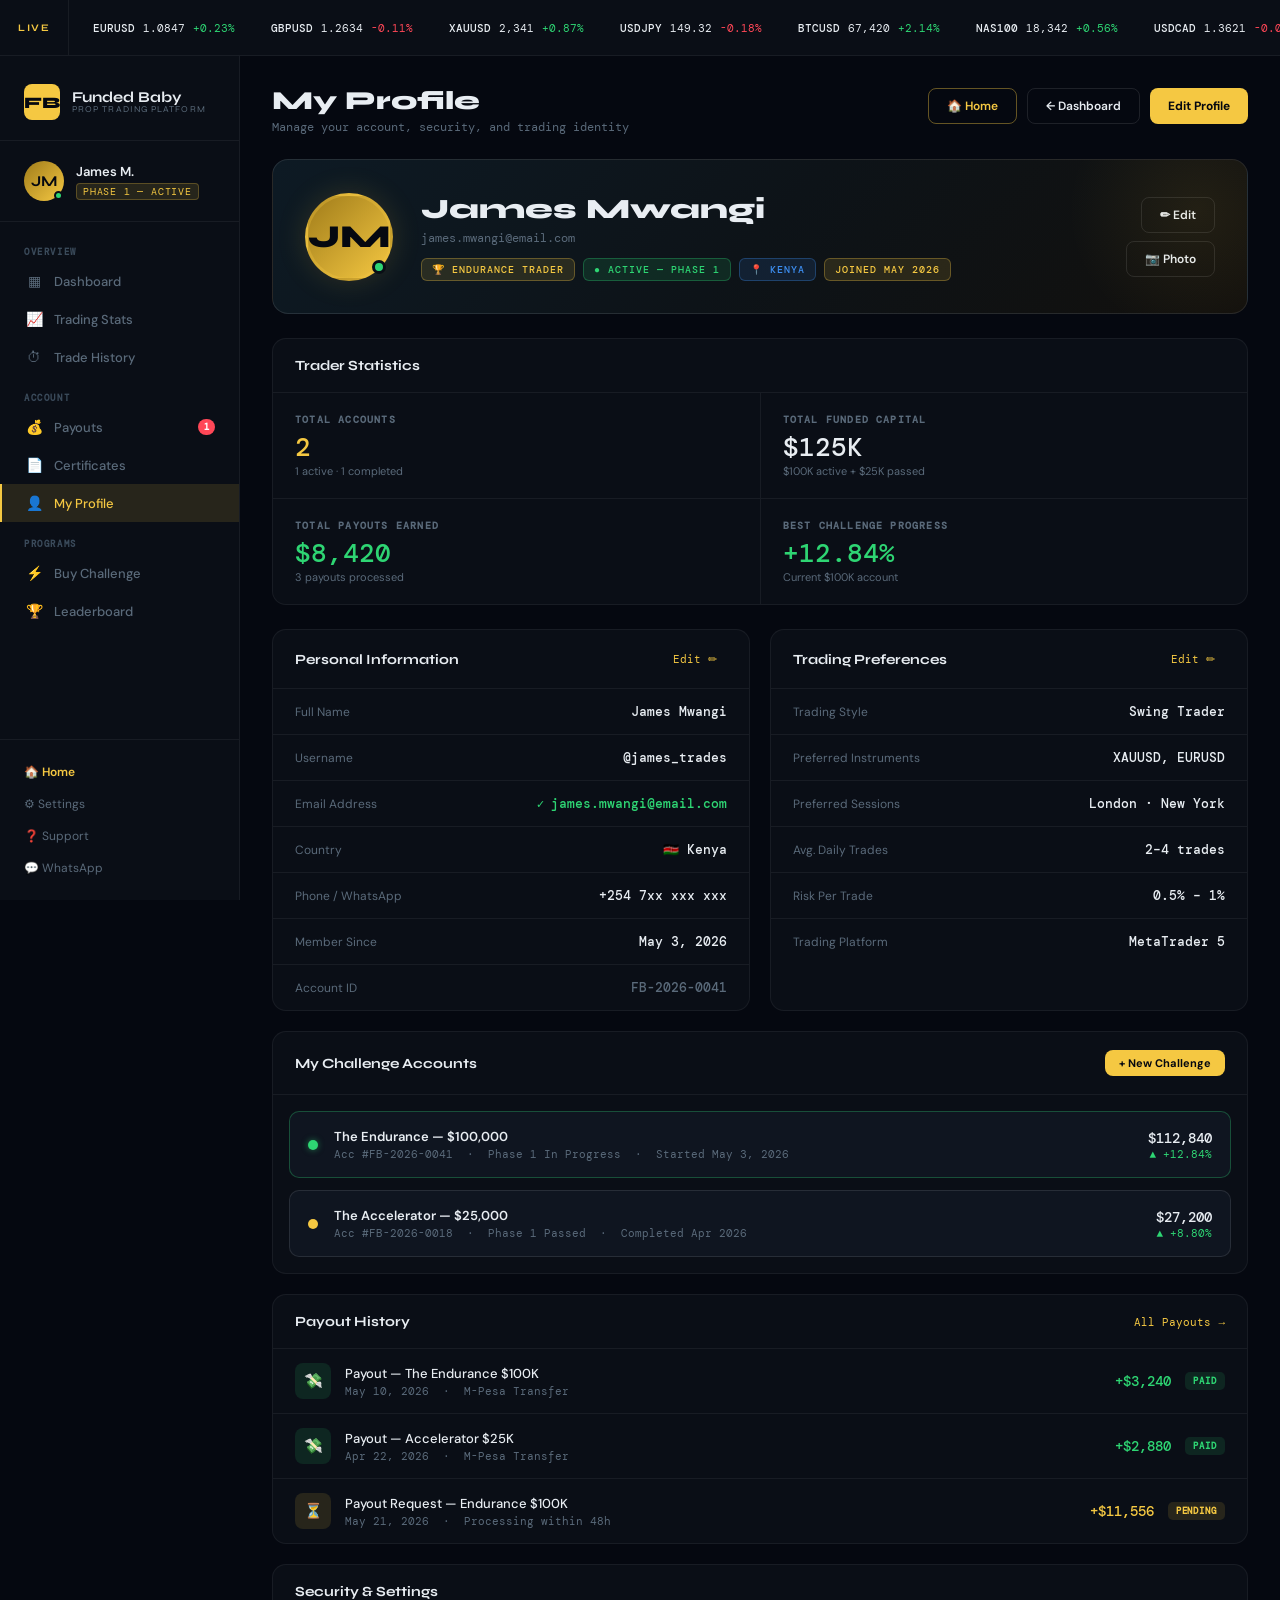
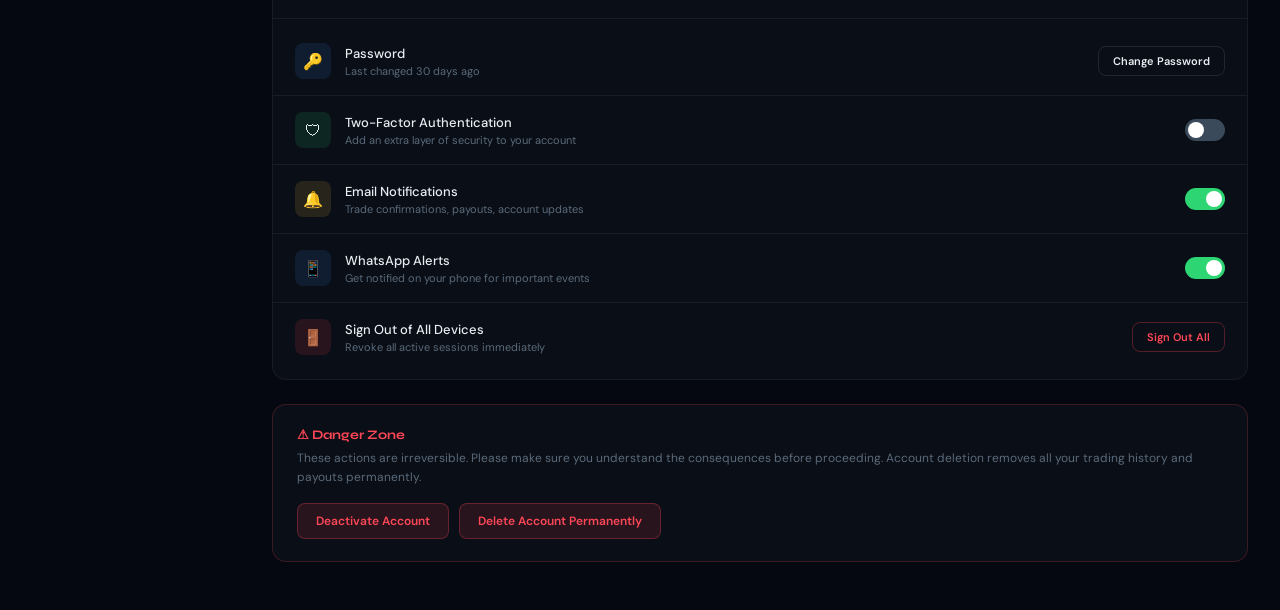
<file: profile (5).html>
<!DOCTYPE html>
<html lang="en">
<head>
<meta charset="UTF-8"/>
<meta name="viewport" content="width=device-width, initial-scale=1.0"/>
<title>My Profile — Funded Baby</title>
<link rel="preconnect" href="https://fonts.googleapis.com"/>
<link href="https://fonts.googleapis.com/css2?family=Syne:wght@400;600;700;800&family=DM+Mono:wght@300;400;500&family=DM+Sans:wght@300;400;500&display=swap" rel="stylesheet"/>
<style>
  *, *::before, *::after { box-sizing: border-box; margin: 0; padding: 0; }

  :root {
    --bg:        #050810;
    --surface:   #0a0e16;
    --surface2:  #0f1520;
    --border:    rgba(255,255,255,0.06);
    --border2:   rgba(255,255,255,0.10);
    --gold:      #f5c842;
    --gold-dim:  #a07c1a;
    --gold-glow: rgba(245,200,66,0.12);
    --green:     #2ed573;
    --green-dim: rgba(46,213,115,0.12);
    --red:       #ff4757;
    --red-dim:   rgba(255,71,87,0.12);
    --blue:      #3d8ef0;
    --blue-dim:  rgba(61,142,240,0.12);
    --text:      #e8edf2;
    --muted:     #5a6a7a;
    --muted2:    #3a4a5a;
    --font-head: 'Syne', sans-serif;
    --font-mono: 'DM Mono', monospace;
    --font-body: 'DM Sans', sans-serif;
  }

  html { font-size: 14px; }
  body {
    background: var(--bg);
    color: var(--text);
    font-family: var(--font-body);
    min-height: 100vh;
    display: grid;
    grid-template-columns: 240px 1fr;
    grid-template-rows: 56px 1fr;
  }

  /* ── TICKER ── */
  .ticker-bar {
    grid-column: 1/-1;
    background: var(--surface);
    border-bottom: 1px solid var(--border);
    display: flex;
    align-items: center;
    overflow: hidden;
    z-index: 100;
  }
  .ticker-label {
    font-family: var(--font-head);
    font-size: 10px;
    font-weight: 700;
    letter-spacing: 0.15em;
    color: var(--gold);
    padding: 0 18px;
    white-space: nowrap;
    border-right: 1px solid var(--border);
    height: 100%;
    display: flex;
    align-items: center;
    background: var(--surface);
    z-index: 2;
  }
  .ticker-track { flex: 1; overflow: hidden; }
  .ticker-inner {
    display: flex;
    gap: 36px;
    animation: ticker 30s linear infinite;
    white-space: nowrap;
    padding: 0 24px;
  }
  .tick { display: flex; align-items: center; gap: 8px; font-family: var(--font-mono); font-size: 11px; color: var(--muted); }
  .tick .sym { color: var(--text); font-weight: 500; }
  .tick .val { color: var(--text); }
  .tick .chg.up { color: var(--green); }
  .tick .chg.dn { color: var(--red); }
  @keyframes ticker { from { transform: translateX(0); } to { transform: translateX(-50%); } }

  /* ── SIDEBAR ── */
  .sidebar {
    grid-row: 2;
    background: var(--surface);
    border-right: 1px solid var(--border);
    display: flex;
    flex-direction: column;
    position: sticky;
    top: 56px;
    height: calc(100vh - 56px);
    overflow-y: auto;
  }
  .sidebar-logo {
    padding: 28px 24px 20px;
    border-bottom: 1px solid var(--border);
    display: flex;
    align-items: center;
    gap: 12px;
  }
  .logo-mark {
    width: 36px; height: 36px;
    background: var(--gold);
    border-radius: 8px;
    display: flex; align-items: center; justify-content: center;
    font-family: var(--font-head);
    font-weight: 800;
    font-size: 16px;
    color: #050810;
    flex-shrink: 0;
  }
  .logo-name { font-family: var(--font-head); font-weight: 700; font-size: 15px; color: var(--text); line-height: 1.1; }
  .logo-name span { display: block; font-size: 9px; font-weight: 400; color: var(--muted); letter-spacing: 0.12em; text-transform: uppercase; }

  .sidebar-user {
    padding: 20px 24px;
    border-bottom: 1px solid var(--border);
    display: flex;
    align-items: center;
    gap: 12px;
  }
  .user-avatar {
    width: 40px; height: 40px;
    border-radius: 50%;
    background: linear-gradient(135deg, var(--gold-dim), var(--gold));
    display: flex; align-items: center; justify-content: center;
    font-family: var(--font-head);
    font-weight: 700;
    font-size: 15px;
    color: #050810;
    flex-shrink: 0;
    position: relative;
  }
  .user-avatar::after {
    content: '';
    position: absolute;
    bottom: 1px; right: 1px;
    width: 9px; height: 9px;
    background: var(--green);
    border-radius: 50%;
    border: 2px solid var(--surface);
  }
  .user-info .name { font-weight: 600; font-size: 13px; color: var(--text); }
  .user-info .tier {
    font-family: var(--font-mono);
    font-size: 10px;
    color: var(--gold);
    background: var(--gold-glow);
    border: 1px solid rgba(245,200,66,0.25);
    border-radius: 4px;
    padding: 1px 6px;
    display: inline-block;
    margin-top: 3px;
    letter-spacing: 0.08em;
    text-transform: uppercase;
  }
  .sidebar-nav { flex: 1; padding: 16px 0; }
  .nav-section {
    padding: 8px 24px 4px;
    font-size: 9px;
    font-weight: 700;
    letter-spacing: 0.18em;
    text-transform: uppercase;
    color: var(--muted2);
    font-family: var(--font-mono);
  }
  .nav-item {
    display: flex;
    align-items: center;
    gap: 12px;
    padding: 10px 24px;
    color: var(--muted);
    font-size: 13px;
    font-weight: 500;
    cursor: pointer;
    transition: all 0.18s;
    border-left: 2px solid transparent;
    text-decoration: none;
  }
  .nav-item:hover { color: var(--text); background: rgba(255,255,255,0.03); }
  .nav-item.active { color: var(--gold); background: var(--gold-glow); border-left-color: var(--gold); }
  .nav-icon { width: 16px; text-align: center; font-size: 14px; }
  .nav-badge { margin-left: auto; background: var(--red); color: #fff; font-size: 9px; font-weight: 700; border-radius: 10px; padding: 2px 6px; font-family: var(--font-mono); }
  .sidebar-footer { padding: 16px 24px; border-top: 1px solid var(--border); }
  .sidebar-footer a { display: flex; align-items: center; gap: 10px; color: var(--muted); font-size: 12px; text-decoration: none; padding: 8px 0; transition: color 0.15s; }
  .sidebar-footer a:hover { color: var(--text); }
  .sidebar-footer a.home-link { color: var(--gold); font-weight: 600; }
  .sidebar-footer a.home-link:hover { color: #fff; }

  /* ── MAIN ── */
  .main {
    grid-row: 2;
    padding: 32px 32px 48px;
    overflow-y: auto;
    display: flex;
    flex-direction: column;
    gap: 24px;
  }

  /* ── PAGE HEADER ── */
  .page-header { display: flex; align-items: flex-start; justify-content: space-between; }
  .page-header h1 { font-family: var(--font-head); font-size: 26px; font-weight: 800; color: var(--text); line-height: 1; }
  .page-header .sub { font-size: 12px; color: var(--muted); margin-top: 5px; font-family: var(--font-mono); }
  .btn { font-family: var(--font-body); font-size: 12px; font-weight: 600; padding: 9px 18px; border-radius: 8px; cursor: pointer; border: none; transition: all 0.18s; }
  .btn-outline { background: transparent; border: 1px solid var(--border2); color: var(--text); }
  .btn-outline:hover { border-color: var(--gold); color: var(--gold); }
  .btn-gold { background: var(--gold); color: #050810; font-weight: 700; }
  .btn-gold:hover { background: #e8b820; transform: translateY(-1px); box-shadow: 0 6px 20px rgba(245,200,66,0.3); }
  .btn-red { background: var(--red-dim); border: 1px solid rgba(255,71,87,0.3); color: var(--red); }
  .btn-red:hover { background: rgba(255,71,87,0.2); }
  .btn-home {
    background: transparent;
    border: 1px solid rgba(245,200,66,0.4);
    color: var(--gold);
    font-weight: 600;
  }
  .btn-home:hover { background: var(--gold-glow); border-color: var(--gold); }

  /* ── PROFILE HERO CARD ── */
  .profile-hero {
    background: linear-gradient(135deg, #0d1a24 0%, #0d1318 50%, #12100d 100%);
    border: 1px solid var(--border2);
    border-radius: 16px;
    padding: 32px;
    display: flex;
    align-items: center;
    gap: 28px;
    position: relative;
    overflow: hidden;
  }
  .profile-hero::before {
    content: '';
    position: absolute;
    top: -80px; right: -80px;
    width: 260px; height: 260px;
    border-radius: 50%;
    background: radial-gradient(circle, rgba(245,200,66,0.08) 0%, transparent 70%);
    pointer-events: none;
  }
  .profile-avatar-lg {
    width: 88px; height: 88px;
    border-radius: 50%;
    background: linear-gradient(135deg, var(--gold-dim), var(--gold));
    display: flex; align-items: center; justify-content: center;
    font-family: var(--font-head);
    font-weight: 800;
    font-size: 32px;
    color: #050810;
    flex-shrink: 0;
    position: relative;
    border: 3px solid rgba(245,200,66,0.3);
    box-shadow: 0 0 30px rgba(245,200,66,0.15);
  }
  .online-dot {
    position: absolute;
    bottom: 4px; right: 4px;
    width: 14px; height: 14px;
    background: var(--green);
    border-radius: 50%;
    border: 3px solid var(--surface);
  }
  .hero-meta { flex: 1; }
  .hero-meta h2 { font-family: var(--font-head); font-size: 28px; font-weight: 800; color: var(--text); margin-bottom: 4px; }
  .hero-meta .hero-email { font-family: var(--font-mono); font-size: 12px; color: var(--muted); margin-bottom: 12px; }
  .hero-badges { display: flex; gap: 8px; flex-wrap: wrap; }
  .badge {
    font-family: var(--font-mono);
    font-size: 10px;
    font-weight: 500;
    letter-spacing: 0.1em;
    text-transform: uppercase;
    padding: 4px 10px;
    border-radius: 6px;
    border: 1px solid;
  }
  .badge-gold  { color: var(--gold);  background: var(--gold-glow);  border-color: rgba(245,200,66,0.3); }
  .badge-green { color: var(--green); background: var(--green-dim);  border-color: rgba(46,213,115,0.3); }
  .badge-blue  { color: var(--blue);  background: var(--blue-dim);   border-color: rgba(61,142,240,0.3); }
  .hero-actions { display: flex; flex-direction: column; gap: 8px; align-items: flex-end; }

  /* ── GRID ── */
  .profile-grid {
    display: grid;
    grid-template-columns: 1fr 1fr;
    gap: 20px;
  }
  .profile-grid .span2 { grid-column: 1 / -1; }

  /* ── PANEL ── */
  .panel {
    background: var(--surface);
    border: 1px solid var(--border);
    border-radius: 14px;
    overflow: hidden;
  }
  .panel-head {
    padding: 18px 22px;
    border-bottom: 1px solid var(--border);
    display: flex;
    align-items: center;
    justify-content: space-between;
  }
  .panel-head h2 { font-family: var(--font-head); font-size: 14px; font-weight: 700; color: var(--text); }
  .panel-head .edit-btn {
    font-size: 11px;
    color: var(--gold);
    cursor: pointer;
    font-family: var(--font-mono);
    background: none;
    border: none;
    padding: 4px 10px;
    border-radius: 6px;
    transition: background 0.15s;
  }
  .panel-head .edit-btn:hover { background: var(--gold-glow); }

  /* ── INFO ROWS ── */
  .info-row {
    display: flex;
    justify-content: space-between;
    align-items: center;
    padding: 14px 22px;
    border-bottom: 1px solid var(--border);
  }
  .info-row:last-child { border-bottom: none; }
  .info-row .ir-label { font-size: 12px; color: var(--muted); }
  .info-row .ir-value { font-size: 13px; font-weight: 500; color: var(--text); font-family: var(--font-mono); }
  .info-row .ir-value.verified {
    display: flex;
    align-items: center;
    gap: 6px;
    color: var(--green);
  }
  .info-row .ir-value.verified::before { content: '✓'; font-size: 11px; }

  /* ── STAT GRID ── */
  .stat-grid {
    display: grid;
    grid-template-columns: repeat(2, 1fr);
    gap: 1px;
    background: var(--border);
  }
  .stat-cell {
    background: var(--surface);
    padding: 20px 22px;
    transition: background 0.15s;
  }
  .stat-cell:hover { background: var(--surface2); }
  .stat-cell .sc-label { font-size: 10px; font-weight: 600; letter-spacing: 0.12em; text-transform: uppercase; color: var(--muted); font-family: var(--font-mono); margin-bottom: 8px; }
  .stat-cell .sc-value { font-family: var(--font-mono); font-size: 26px; font-weight: 500; color: var(--text); line-height: 1; }
  .stat-cell .sc-sub { font-size: 11px; color: var(--muted); margin-top: 4px; }
  .stat-cell .sc-value.green { color: var(--green); }
  .stat-cell .sc-value.gold  { color: var(--gold); }

  /* ── PAYOUT HISTORY ── */
  .payout-row {
    display: flex;
    align-items: center;
    gap: 14px;
    padding: 14px 22px;
    border-bottom: 1px solid var(--border);
    transition: background 0.15s;
  }
  .payout-row:last-child { border-bottom: none; }
  .payout-row:hover { background: rgba(255,255,255,0.02); }
  .payout-icon { width: 36px; height: 36px; border-radius: 8px; background: var(--green-dim); display: flex; align-items: center; justify-content: center; font-size: 15px; flex-shrink: 0; }
  .payout-icon.pending { background: var(--gold-glow); }
  .payout-body { flex: 1; }
  .payout-body .pb-title { font-size: 13px; font-weight: 500; color: var(--text); }
  .payout-body .pb-date  { font-size: 11px; color: var(--muted); font-family: var(--font-mono); margin-top: 2px; }
  .payout-amount { font-family: var(--font-mono); font-size: 14px; font-weight: 500; color: var(--green); }
  .payout-status {
    font-family: var(--font-mono);
    font-size: 9px;
    font-weight: 600;
    letter-spacing: 0.1em;
    text-transform: uppercase;
    padding: 3px 8px;
    border-radius: 5px;
  }
  .payout-status.paid    { color: var(--green); background: var(--green-dim); }
  .payout-status.pending { color: var(--gold);  background: var(--gold-glow); }

  /* ── ACCOUNT CARDS ── */
  .accounts-list { padding: 16px; display: flex; flex-direction: column; gap: 12px; }
  .account-card {
    background: var(--surface2);
    border: 1px solid var(--border2);
    border-radius: 10px;
    padding: 16px 18px;
    display: flex;
    align-items: center;
    gap: 16px;
    transition: border-color 0.18s;
  }
  .account-card:hover { border-color: var(--gold); }
  .account-card.active-card { border-color: rgba(46,213,115,0.3); }
  .ac-indicator { width: 10px; height: 10px; border-radius: 50%; flex-shrink: 0; }
  .ac-indicator.green { background: var(--green); box-shadow: 0 0 6px rgba(46,213,115,0.5); }
  .ac-indicator.gold  { background: var(--gold); }
  .ac-indicator.grey  { background: var(--muted2); }
  .ac-body { flex: 1; }
  .ac-body .ac-name   { font-size: 13px; font-weight: 600; color: var(--text); }
  .ac-body .ac-detail { font-size: 11px; color: var(--muted); font-family: var(--font-mono); margin-top: 2px; }
  .ac-right { text-align: right; }
  .ac-right .ac-balance { font-family: var(--font-mono); font-size: 14px; font-weight: 500; color: var(--text); }
  .ac-right .ac-pnl     { font-family: var(--font-mono); font-size: 11px; color: var(--green); }
  .ac-right .ac-pnl.neg { color: var(--red); }

  /* ── SECURITY ── */
  .security-list { padding: 8px 0; }
  .security-item {
    display: flex;
    align-items: center;
    justify-content: space-between;
    padding: 16px 22px;
    border-bottom: 1px solid var(--border);
    transition: background 0.15s;
  }
  .security-item:last-child { border-bottom: none; }
  .security-item:hover { background: rgba(255,255,255,0.02); }
  .si-left { display: flex; align-items: center; gap: 14px; }
  .si-icon { width: 36px; height: 36px; border-radius: 8px; display: flex; align-items: center; justify-content: center; font-size: 16px; }
  .si-icon.blue  { background: var(--blue-dim); }
  .si-icon.green { background: var(--green-dim); }
  .si-icon.gold  { background: var(--gold-glow); }
  .si-icon.red   { background: var(--red-dim); }
  .si-title { font-size: 13px; font-weight: 500; color: var(--text); }
  .si-desc  { font-size: 11px; color: var(--muted); margin-top: 2px; }
  .toggle {
    position: relative;
    width: 40px; height: 22px;
    background: var(--muted2);
    border-radius: 11px;
    cursor: pointer;
    border: none;
    transition: background 0.2s;
    flex-shrink: 0;
  }
  .toggle::after {
    content: '';
    position: absolute;
    top: 3px; left: 3px;
    width: 16px; height: 16px;
    border-radius: 50%;
    background: #fff;
    transition: transform 0.2s;
  }
  .toggle.on { background: var(--green); }
  .toggle.on::after { transform: translateX(18px); }

  /* ── DANGER ZONE ── */
  .danger-zone {
    background: var(--surface);
    border: 1px solid rgba(255,71,87,0.2);
    border-radius: 14px;
    padding: 22px 24px;
  }
  .danger-zone h3 { font-family: var(--font-head); font-size: 13px; font-weight: 700; color: var(--red); margin-bottom: 6px; }
  .danger-zone p  { font-size: 12px; color: var(--muted); margin-bottom: 16px; line-height: 1.6; }
  .danger-zone .btn-row { display: flex; gap: 10px; }

  /* ── MODAL OVERLAY ── */
  .modal-overlay {
    display: none;
    position: fixed; inset: 0;
    background: rgba(0,0,0,0.7);
    backdrop-filter: blur(4px);
    z-index: 200;
    align-items: center;
    justify-content: center;
  }
  .modal-overlay.open { display: flex; }
  .modal {
    background: var(--surface);
    border: 1px solid var(--border2);
    border-radius: 16px;
    padding: 32px;
    width: 440px;
    max-width: 95vw;
  }
  .modal h2 { font-family: var(--font-head); font-size: 18px; font-weight: 700; margin-bottom: 6px; }
  .modal p  { font-size: 12px; color: var(--muted); margin-bottom: 24px; }
  .form-group { margin-bottom: 16px; }
  .form-group label { display: block; font-size: 11px; font-weight: 600; letter-spacing: 0.08em; text-transform: uppercase; color: var(--muted); font-family: var(--font-mono); margin-bottom: 6px; }
  .form-group input, .form-group select {
    width: 100%;
    background: var(--surface2);
    border: 1px solid var(--border2);
    border-radius: 8px;
    padding: 11px 14px;
    color: var(--text);
    font-family: var(--font-body);
    font-size: 13px;
    outline: none;
    transition: border-color 0.18s;
  }
  .form-group input:focus, .form-group select:focus { border-color: var(--gold); }
  .form-group select option { background: var(--surface2); }
  .modal-actions { display: flex; gap: 10px; margin-top: 24px; }
  .modal-actions .btn { flex: 1; padding: 12px; font-size: 13px; }

  ::-webkit-scrollbar { width: 4px; }
  ::-webkit-scrollbar-track { background: transparent; }
  ::-webkit-scrollbar-thumb { background: var(--muted2); border-radius: 4px; }

  @media (max-width: 1100px) { body { grid-template-columns: 200px 1fr; } }
  @media (max-width: 768px) {
    body { grid-template-columns: 1fr; }
    .sidebar { display: none; }
    .main { padding: 20px 16px; }
    .profile-grid { grid-template-columns: 1fr; }
    .profile-hero { flex-direction: column; text-align: center; }
    .hero-badges { justify-content: center; }
    .hero-actions { flex-direction: row; align-items: center; }
    .stat-grid { grid-template-columns: repeat(2, 1fr); }
  }
</style>
</head>
<body>

<!-- TICKER -->
<div class="ticker-bar">
  <div class="ticker-label">LIVE</div>
  <div class="ticker-track">
    <div class="ticker-inner" id="tickerInner"></div>
  </div>
</div>

<!-- SIDEBAR -->
<aside class="sidebar">
  <div class="sidebar-logo">
    <div class="logo-mark">FB</div>
    <div class="logo-name">Funded Baby <span>Prop Trading Platform</span></div>
  </div>
  <div class="sidebar-user">
    <div class="user-avatar" id="sidebarAvatar">JM</div>
    <div class="user-info">
      <div class="name" id="sidebarName">James M.</div>
      <div class="tier">Phase 1 — Active</div>
    </div>
  </div>
  <nav class="sidebar-nav">
    <div class="nav-section">Overview</div>
    <a class="nav-item" href="dashboard.html"><span class="nav-icon">▦</span> Dashboard</a>
    <a class="nav-item" href="#"><span class="nav-icon">📈</span> Trading Stats</a>
    <a class="nav-item" href="#"><span class="nav-icon">⏱</span> Trade History</a>
    <div class="nav-section" style="margin-top:8px">Account</div>
    <a class="nav-item" href="#"><span class="nav-icon">💰</span> Payouts <span class="nav-badge">1</span></a>
    <a class="nav-item" href="#"><span class="nav-icon">📄</span> Certificates</a>
    <a class="nav-item active" href="profile.html"><span class="nav-icon">👤</span> My Profile</a>
    <div class="nav-section" style="margin-top:8px">Programs</div>
    <a class="nav-item" href="#"><span class="nav-icon">⚡</span> Buy Challenge</a>
    <a class="nav-item" href="#"><span class="nav-icon">🏆</span> Leaderboard</a>
  </nav>
  <div class="sidebar-footer">
    <a href="index.html" class="home-link">🏠 Home</a>
    <a href="#">⚙ Settings</a>
    <a href="#">❓ Support</a>
    <a href="https://wa.me/254718828633">💬 WhatsApp</a>
  </div>
</aside>

<!-- MAIN -->
<main class="main">

  <div class="page-header">
    <div>
      <h1>My Profile</h1>
      <div class="sub">Manage your account, security, and trading identity</div>
    </div>
    <div style="display:flex;gap:10px;">
      <button class="btn btn-home" onclick="window.location.href='index.html'">🏠 Home</button>
      <button class="btn btn-outline" onclick="window.location.href='dashboard.html'">← Dashboard</button>
      <button class="btn btn-gold" onclick="openModal('editModal')">Edit Profile</button>
    </div>
  </div>

  <!-- PROFILE HERO -->
  <div class="profile-hero">
    <div class="profile-avatar-lg" id="heroAvatar">
      JM
      <div class="online-dot"></div>
    </div>
    <div class="hero-meta">
      <h2 id="heroName">James Mwangi</h2>
      <div class="hero-email" id="heroEmail">james.mwangi@email.com</div>
      <div class="hero-badges">
        <span class="badge badge-gold">🏆 Endurance Trader</span>
        <span class="badge badge-green">● Active — Phase 1</span>
        <span class="badge badge-blue">📍 Kenya</span>
        <span class="badge badge-gold">Joined May 2026</span>
      </div>
    </div>
    <div class="hero-actions">
      <button class="btn btn-outline" onclick="openModal('editModal')">✏ Edit</button>
      <button class="btn btn-outline">📷 Photo</button>
    </div>
  </div>

  <!-- STATS -->
  <div class="panel">
    <div class="panel-head"><h2>Trader Statistics</h2></div>
    <div class="stat-grid">
      <div class="stat-cell">
        <div class="sc-label">Total Accounts</div>
        <div class="sc-value gold">2</div>
        <div class="sc-sub">1 active · 1 completed</div>
      </div>
      <div class="stat-cell">
        <div class="sc-label">Total Funded Capital</div>
        <div class="sc-value">$125K</div>
        <div class="sc-sub">$100K active + $25K passed</div>
      </div>
      <div class="stat-cell">
        <div class="sc-label">Total Payouts Earned</div>
        <div class="sc-value green">$8,420</div>
        <div class="sc-sub">3 payouts processed</div>
      </div>
      <div class="stat-cell">
        <div class="sc-label">Best Challenge Progress</div>
        <div class="sc-value green">+12.84%</div>
        <div class="sc-sub">Current $100K account</div>
      </div>
    </div>
  </div>

  <div class="profile-grid">

    <!-- PERSONAL INFO -->
    <div class="panel">
      <div class="panel-head">
        <h2>Personal Information</h2>
        <button class="edit-btn" onclick="openModal('editModal')">Edit ✏</button>
      </div>
      <div class="info-row">
        <span class="ir-label">Full Name</span>
        <span class="ir-value" id="infoName">James Mwangi</span>
      </div>
      <div class="info-row">
        <span class="ir-label">Username</span>
        <span class="ir-value" id="infoUsername">@james_trades</span>
      </div>
      <div class="info-row">
        <span class="ir-label">Email Address</span>
        <span class="ir-value verified" id="infoEmail">james.mwangi@email.com</span>
      </div>
      <div class="info-row">
        <span class="ir-label">Country</span>
        <span class="ir-value" id="infoCountry">🇰🇪 Kenya</span>
      </div>
      <div class="info-row">
        <span class="ir-label">Phone / WhatsApp</span>
        <span class="ir-value" id="infoPhone">+254 7xx xxx xxx</span>
      </div>
      <div class="info-row">
        <span class="ir-label">Member Since</span>
        <span class="ir-value" id="infoJoined">May 3, 2026</span>
      </div>
      <div class="info-row">
        <span class="ir-label">Account ID</span>
        <span class="ir-value" style="color:var(--muted)">FB-2026-0041</span>
      </div>
    </div>

    <!-- TRADING PREFERENCES -->
    <div class="panel">
      <div class="panel-head">
        <h2>Trading Preferences</h2>
        <button class="edit-btn" onclick="openModal('prefModal')">Edit ✏</button>
      </div>
      <div class="info-row">
        <span class="ir-label">Trading Style</span>
        <span class="ir-value">Swing Trader</span>
      </div>
      <div class="info-row">
        <span class="ir-label">Preferred Instruments</span>
        <span class="ir-value">XAUUSD, EURUSD</span>
      </div>
      <div class="info-row">
        <span class="ir-label">Preferred Sessions</span>
        <span class="ir-value">London · New York</span>
      </div>
      <div class="info-row">
        <span class="ir-label">Avg. Daily Trades</span>
        <span class="ir-value">2–4 trades</span>
      </div>
      <div class="info-row">
        <span class="ir-label">Risk Per Trade</span>
        <span class="ir-value">0.5% – 1%</span>
      </div>
      <div class="info-row">
        <span class="ir-label">Trading Platform</span>
        <span class="ir-value">MetaTrader 5</span>
      </div>
    </div>

    <!-- ACCOUNTS -->
    <div class="panel span2">
      <div class="panel-head">
        <h2>My Challenge Accounts</h2>
        <button class="btn btn-gold" style="font-size:11px;padding:6px 14px;" onclick="window.location.href='#'">+ New Challenge</button>
      </div>
      <div class="accounts-list">
        <div class="account-card active-card">
          <div class="ac-indicator green"></div>
          <div class="ac-body">
            <div class="ac-name">The Endurance — $100,000</div>
            <div class="ac-detail">Acc #FB-2026-0041 &nbsp;·&nbsp; Phase 1 In Progress &nbsp;·&nbsp; Started May 3, 2026</div>
          </div>
          <div class="ac-right">
            <div class="ac-balance">$112,840</div>
            <div class="ac-pnl">▲ +12.84%</div>
          </div>
        </div>
        <div class="account-card">
          <div class="ac-indicator gold"></div>
          <div class="ac-body">
            <div class="ac-name">The Accelerator — $25,000</div>
            <div class="ac-detail">Acc #FB-2026-0018 &nbsp;·&nbsp; Phase 1 Passed &nbsp;·&nbsp; Completed Apr 2026</div>
          </div>
          <div class="ac-right">
            <div class="ac-balance">$27,200</div>
            <div class="ac-pnl">▲ +8.80%</div>
          </div>
        </div>
      </div>
    </div>

    <!-- PAYOUT HISTORY -->
    <div class="panel span2">
      <div class="panel-head">
        <h2>Payout History</h2>
        <a style="font-size:11px;color:var(--gold);font-family:var(--font-mono);text-decoration:none;" href="#">All Payouts →</a>
      </div>
      <div class="payout-row">
        <div class="payout-icon">💸</div>
        <div class="payout-body">
          <div class="pb-title">Payout — The Endurance $100K</div>
          <div class="pb-date">May 10, 2026 &nbsp;·&nbsp; M-Pesa Transfer</div>
        </div>
        <div class="payout-amount">+$3,240</div>
        <div class="payout-status paid">Paid</div>
      </div>
      <div class="payout-row">
        <div class="payout-icon">💸</div>
        <div class="payout-body">
          <div class="pb-title">Payout — Accelerator $25K</div>
          <div class="pb-date">Apr 22, 2026 &nbsp;·&nbsp; M-Pesa Transfer</div>
        </div>
        <div class="payout-amount">+$2,880</div>
        <div class="payout-status paid">Paid</div>
      </div>
      <div class="payout-row">
        <div class="payout-icon pending">⏳</div>
        <div class="payout-body">
          <div class="pb-title">Payout Request — Endurance $100K</div>
          <div class="pb-date">May 21, 2026 &nbsp;·&nbsp; Processing within 48h</div>
        </div>
        <div class="payout-amount" style="color:var(--gold)">+$11,556</div>
        <div class="payout-status pending">Pending</div>
      </div>
    </div>

    <!-- SECURITY -->
    <div class="panel span2">
      <div class="panel-head"><h2>Security & Settings</h2></div>
      <div class="security-list">
        <div class="security-item">
          <div class="si-left">
            <div class="si-icon blue">🔑</div>
            <div>
              <div class="si-title">Password</div>
              <div class="si-desc">Last changed 30 days ago</div>
            </div>
          </div>
          <button class="btn btn-outline" style="font-size:11px;padding:7px 14px;" onclick="openModal('pwModal')">Change Password</button>
        </div>
        <div class="security-item">
          <div class="si-left">
            <div class="si-icon green">🛡</div>
            <div>
              <div class="si-title">Two-Factor Authentication</div>
              <div class="si-desc">Add an extra layer of security to your account</div>
            </div>
          </div>
          <button class="toggle" id="toggle2FA" onclick="this.classList.toggle('on')"></button>
        </div>
        <div class="security-item">
          <div class="si-left">
            <div class="si-icon gold">🔔</div>
            <div>
              <div class="si-title">Email Notifications</div>
              <div class="si-desc">Trade confirmations, payouts, account updates</div>
            </div>
          </div>
          <button class="toggle on" onclick="this.classList.toggle('on')"></button>
        </div>
        <div class="security-item">
          <div class="si-left">
            <div class="si-icon blue">📱</div>
            <div>
              <div class="si-title">WhatsApp Alerts</div>
              <div class="si-desc">Get notified on your phone for important events</div>
            </div>
          </div>
          <button class="toggle on" onclick="this.classList.toggle('on')"></button>
        </div>
        <div class="security-item">
          <div class="si-left">
            <div class="si-icon red">🚪</div>
            <div>
              <div class="si-title">Sign Out of All Devices</div>
              <div class="si-desc">Revoke all active sessions immediately</div>
            </div>
          </div>
          <button class="btn btn-outline" style="font-size:11px;padding:7px 14px;color:var(--red);border-color:rgba(255,71,87,0.3);">Sign Out All</button>
        </div>
      </div>
    </div>

  </div>

  <!-- DANGER ZONE -->
  <div class="danger-zone">
    <h3>⚠ Danger Zone</h3>
    <p>These actions are irreversible. Please make sure you understand the consequences before proceeding. Account deletion removes all your trading history and payouts permanently.</p>
    <div class="btn-row">
      <button class="btn btn-red">Deactivate Account</button>
      <button class="btn btn-red">Delete Account Permanently</button>
    </div>
  </div>

</main>

<!-- EDIT PROFILE MODAL -->
<div class="modal-overlay" id="editModal" onclick="if(event.target===this)closeModal('editModal')">
  <div class="modal">
    <h2>Edit Profile</h2>
    <p>Update your personal information below.</p>
    <div class="form-group">
      <label>Full Name</label>
      <input type="text" id="editName" value="James Mwangi"/>
    </div>
    <div class="form-group">
      <label>Username</label>
      <input type="text" id="editUsername" value="@james_trades"/>
    </div>
    <div class="form-group">
      <label>WhatsApp / Phone</label>
      <input type="tel" id="editPhone" value="+254 7xx xxx xxx"/>
    </div>
    <div class="form-group">
      <label>Country</label>
      <select id="editCountry">
        <option selected>Kenya</option>
        <option>Nigeria</option>
        <option>South Africa</option>
        <option>Ghana</option>
        <option>Uganda</option>
        <option>Tanzania</option>
        <option>United States</option>
        <option>United Kingdom</option>
        <option>Other</option>
      </select>
    </div>
    <div class="modal-actions">
      <button class="btn btn-outline" onclick="closeModal('editModal')">Cancel</button>
      <button class="btn btn-gold" onclick="saveProfile()">Save Changes</button>
    </div>
  </div>
</div>

<!-- CHANGE PASSWORD MODAL -->
<div class="modal-overlay" id="pwModal" onclick="if(event.target===this)closeModal('pwModal')">
  <div class="modal">
    <h2>Change Password</h2>
    <p>Enter your current password and choose a new one.</p>
    <div class="form-group">
      <label>Current Password</label>
      <input type="password" placeholder="••••••••"/>
    </div>
    <div class="form-group">
      <label>New Password</label>
      <input type="password" placeholder="Min. 8 characters"/>
    </div>
    <div class="form-group">
      <label>Confirm New Password</label>
      <input type="password" placeholder="Repeat new password"/>
    </div>
    <div class="modal-actions">
      <button class="btn btn-outline" onclick="closeModal('pwModal')">Cancel</button>
      <button class="btn btn-gold">Update Password</button>
    </div>
  </div>
</div>

<script>
  // Ticker
  const tickers = [
    {sym:'EURUSD',val:'1.0847',chg:'+0.23%',up:true},
    {sym:'GBPUSD',val:'1.2634',chg:'-0.11%',up:false},
    {sym:'XAUUSD',val:'2,341', chg:'+0.87%',up:true},
    {sym:'USDJPY',val:'149.32',chg:'-0.18%',up:false},
    {sym:'BTCUSD',val:'67,420',chg:'+2.14%',up:true},
    {sym:'NAS100',val:'18,342',chg:'+0.56%',up:true},
    {sym:'USDCAD',val:'1.3621',chg:'-0.08%',up:false},
    {sym:'AUDUSD',val:'0.6598',chg:'+0.31%',up:true},
  ];
  const ti = document.getElementById('tickerInner');
  ti.innerHTML = [...tickers,...tickers].map(t =>
    `<span class="tick"><span class="sym">${t.sym}</span><span class="val">${t.val}</span><span class="chg ${t.up?'up':'dn'}">${t.chg}</span></span>`
  ).join('');

  function openModal(id)  { document.getElementById(id).classList.add('open'); }
  function closeModal(id) { document.getElementById(id).classList.remove('open'); }

  function saveProfile() {
    const name     = document.getElementById('editName').value;
    const username = document.getElementById('editUsername').value;
    const phone    = document.getElementById('editPhone').value;
    const country  = document.getElementById('editCountry').value;
    const flags = {Kenya:'🇰🇪',Nigeria:'🇳🇬','South Africa':'🇿🇦',Ghana:'🇬🇭',Uganda:'🇺🇬',Tanzania:'🇹🇿','United States':'🇺🇸','United Kingdom':'🇬🇧',Other:'🌍'};
    document.getElementById('heroName').textContent    = name;
    document.getElementById('infoName').textContent    = name;
    document.getElementById('infoUsername').textContent = username;
    document.getElementById('infoPhone').textContent   = phone;
    document.getElementById('infoCountry').textContent = (flags[country]||'🌍') + ' ' + country;
    const initials = name.split(' ').map(n=>n[0]).join('').toUpperCase().slice(0,2);
    document.getElementById('heroAvatar').childNodes[0].textContent = initials;
    document.getElementById('sidebarAvatar').textContent = initials;
    closeModal('editModal');
  }
</script>
</body>
</html>
</file>
